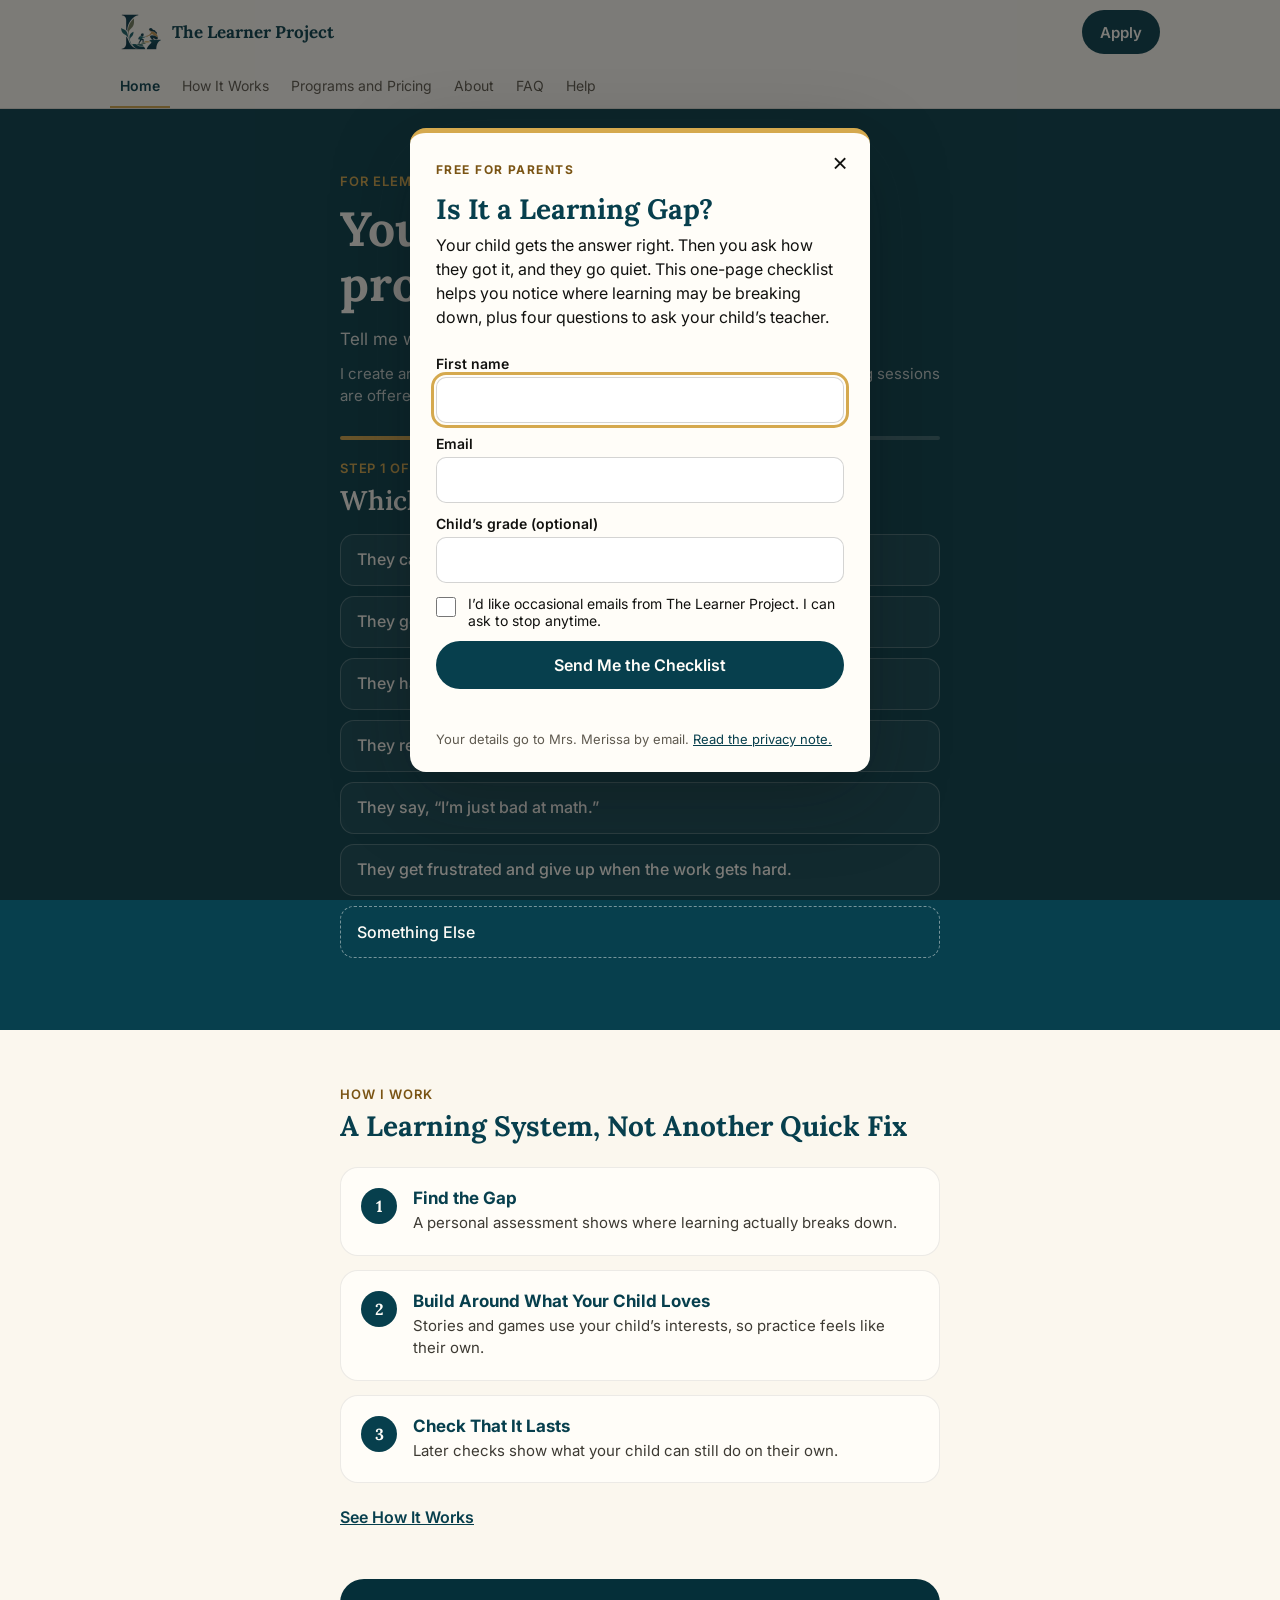
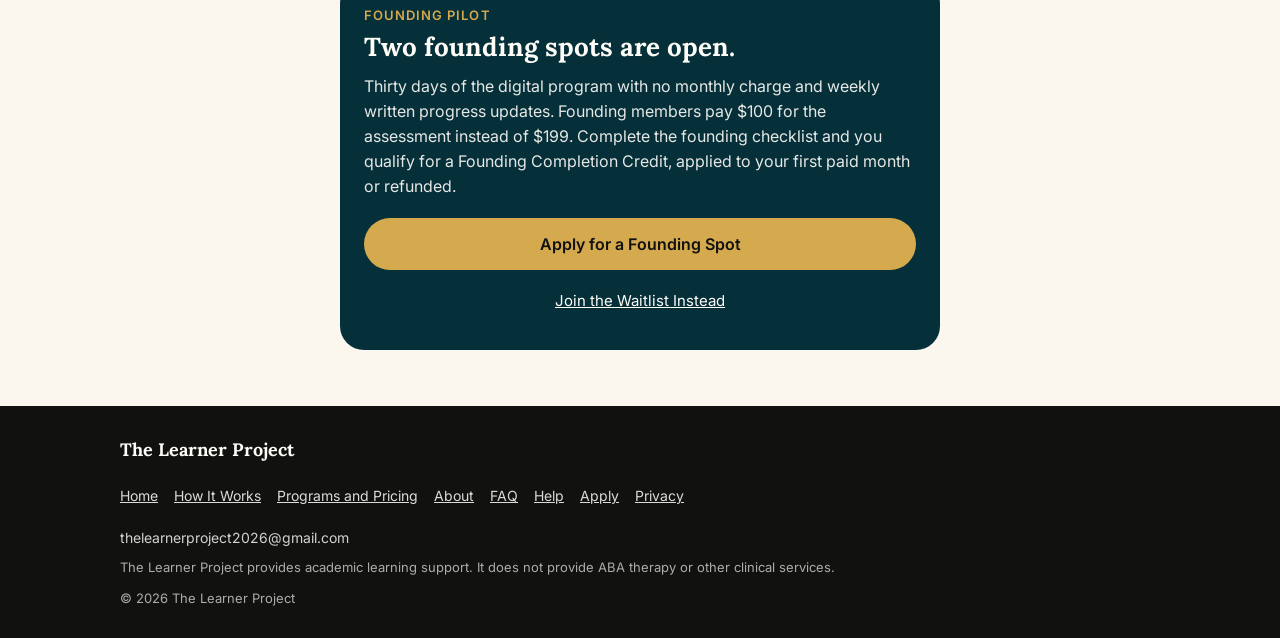
<file: index.html>
<!doctype html>
<html lang="en">
<head>
<meta charset="utf-8">
<meta name="viewport" content="width=device-width, initial-scale=1">
<title>The Learner Project | Personalized Learning That Sticks</title>
<meta name="description" content="For struggling readers, students falling behind in math, and students whose good grades hide a gap. The Learner Project finds the real gap and builds critical thinking. For elementary, middle, and high school students.">
<link rel="canonical" href="https://thelearnerproject.com/">
<meta property="og:type" content="website">
<meta property="og:site_name" content="The Learner Project">
<meta property="og:title" content="The Learner Project | Personalized Learning That Sticks">
<meta property="og:description" content="For struggling readers, students falling behind in math, and students whose good grades hide a gap. The Learner Project finds the real gap and builds critical thinking. For elementary, middle, and high school students.">
<meta property="og:url" content="https://thelearnerproject.com/">
<meta property="og:image" content="https://thelearnerproject.com/assets/og-image.jpg">
<meta property="og:image:width" content="1200">
<meta property="og:image:height" content="630">
<meta property="og:image:alt" content="The Learner Project logo">
<meta name="twitter:card" content="summary_large_image">
<meta name="theme-color" content="#073f4d">
<link rel="icon" href="assets/favicon.png" type="image/png">
<link rel="apple-touch-icon" href="assets/apple-touch-icon.png">
<link rel="preconnect" href="https://fonts.googleapis.com">
<link rel="preconnect" href="https://fonts.gstatic.com" crossorigin>
<link href="https://fonts.googleapis.com/css2?family=Inter:wght@400;500;600;700&amp;family=Lora:ital,wght@0,600;0,700;1,500;1,600&amp;display=swap" rel="stylesheet">
<link rel="stylesheet" href="assets/site.css">
</head>
<body>
<a class="skip-link" href="#main">Skip to content</a>
<div style="width: 100%; font-family: Inter, system-ui, sans-serif; color: #11110f; background: #fbf7ee">

<header style="background: #fffdf8; border-bottom: 1px solid rgba(17,17,15,0.12)">
  <div style="max-width: 1080px; margin: 0 auto; padding: 10px 20px; display: flex; align-items: center; justify-content: space-between; gap: 12px">
    <a href="index.html" style="display: flex; align-items: center; gap: 10px; min-height: 44px; text-decoration: none; color: #073f4d">
      <img src="assets/logo-mark.png" alt="" width="42" height="42" style="width: 42px; height: 42px; object-fit: contain">
      <span style="font-family: Lora, Georgia, serif; font-weight: 700; font-size: 17px">The Learner Project</span>
    </a>
    <a href="apply.html" style="display: inline-flex; align-items: center; min-height: 44px; padding: 0 18px; border-radius: 999px; background: #073f4d; color: #fffdf8; text-decoration: none; font-weight: 600; font-size: 15px">Apply</a>
  </div>
  <nav aria-label="Main" style="max-width: 1080px; margin: 0 auto; padding: 0 10px; display: flex; gap: 2px; overflow-x: auto; white-space: nowrap">
    <a href="index.html" aria-current="page" style="display: inline-flex; align-items: center; min-height: 44px; padding: 0 10px; font-size: 14px; font-weight: 600; color: #073f4d; text-decoration: none; border-bottom: 2px solid #d5a94e">Home</a>
    <a href="how-it-works.html" style="display: inline-flex; align-items: center; min-height: 44px; padding: 0 10px; font-size: 14px; color: #5f5a50; text-decoration: none; border-bottom: 2px solid transparent">How It Works</a>
    <a href="pricing.html" style="display: inline-flex; align-items: center; min-height: 44px; padding: 0 10px; font-size: 14px; color: #5f5a50; text-decoration: none; border-bottom: 2px solid transparent">Programs and Pricing</a>
    <a href="about.html" style="display: inline-flex; align-items: center; min-height: 44px; padding: 0 10px; font-size: 14px; color: #5f5a50; text-decoration: none; border-bottom: 2px solid transparent">About</a>
    <a href="faq.html" style="display: inline-flex; align-items: center; min-height: 44px; padding: 0 10px; font-size: 14px; color: #5f5a50; text-decoration: none; border-bottom: 2px solid transparent">FAQ</a>
      <a href="help.html" style="display: inline-flex; align-items: center; min-height: 44px; padding: 0 10px; font-size: 14px; color: #5f5a50; text-decoration: none; border-bottom: 2px solid transparent">Help</a>
  </nav>
</header>

<main id="main">

<section style="background: #073f4d; color: #fffdf8">
  <div class="hero-pad" style="max-width: 640px; margin: 0 auto; padding: 40px 20px 48px">
    <p style="margin: 0 0 12px; font-size: 13px; letter-spacing: 0.08em; text-transform: uppercase; color: #d5a94e; font-weight: 600">For Elementary, Middle, and High School Students</p>
    <h1 class="hero-h1" style="margin: 0; font-family: Lora, Georgia, serif; font-size: 34px; line-height: 1.15; font-weight: 700">Your child isn’t the problem. The gap is.</h1>
    <p style="margin: 16px 0 0; font-size: 17px; line-height: 1.5; color: rgba(255,253,248,0.88)">Tell me what you’ve noticed, and I’ll show you where I’d start.</p>
    <p style="margin: 10px 0 0; font-size: 15px; line-height: 1.5; color: rgba(255,253,248,0.78)">I create and review personalized digital lessons for your child. Live reading sessions are offered separately. <a href="pricing.html" style="color: #d5a94e">See Programs and Pricing</a></p>

    <div id="quiz">
      <div style="margin-top: 28px; display: flex; gap: 6px" aria-hidden="true">
        <div id="bar1" style="height: 4px; flex: 1; border-radius: 2px; background: #d5a94e"></div>
        <div id="bar2" style="height: 4px; flex: 1; border-radius: 2px; background: rgba(255,253,248,0.22)"></div>
        <div id="bar3" style="height: 4px; flex: 1; border-radius: 2px; background: rgba(255,253,248,0.22)"></div>
      </div>

      <div id="step-notice" style="margin-top: 20px">
        <p style="margin: 0 0 8px; font-size: 13px; letter-spacing: 0.06em; text-transform: uppercase; color: #d5a94e; font-weight: 600">Step 1 of 2: What You’ve Noticed</p>
        <h2 id="h-notice" tabindex="-1" style="margin: 0 0 16px; font-family: Lora, Georgia, serif; font-size: 27px; line-height: 1.25; font-weight: 600; outline: none">Which sounds most like your child?</h2>
        <div style="display: flex; flex-direction: column; gap: 10px">
          <button type="button" class="quiz-option" data-notice="freeze" style="text-align: left; width: 100%; min-height: 52px; padding: 12px 16px; border-radius: 14px; border: 1px solid rgba(255,253,248,0.24); background: rgba(255,253,248,0.06); color: #fffdf8; font-family: Inter, system-ui, sans-serif; font-size: 16px; font-weight: 500; line-height: 1.35; cursor: pointer">They can do the calculations but get stuck on word problems.</button>
          <button type="button" class="quiz-option" data-notice="grades" style="text-align: left; width: 100%; min-height: 52px; padding: 12px 16px; border-radius: 14px; border: 1px solid rgba(255,253,248,0.24); background: rgba(255,253,248,0.06); color: #fffdf8; font-family: Inter, system-ui, sans-serif; font-size: 16px; font-weight: 500; line-height: 1.35; cursor: pointer">They get good grades but can’t explain how they got the answer.</button>
          <button type="button" class="quiz-option" data-notice="reading" style="text-align: left; width: 100%; min-height: 52px; padding: 12px 16px; border-radius: 14px; border: 1px solid rgba(255,253,248,0.24); background: rgba(255,253,248,0.06); color: #fffdf8; font-family: Inter, system-ui, sans-serif; font-size: 16px; font-weight: 500; line-height: 1.35; cursor: pointer">They have a hard time sounding out words.</button>
          <button type="button" class="quiz-option" data-notice="comprehension" style="text-align: left; width: 100%; min-height: 52px; padding: 12px 16px; border-radius: 14px; border: 1px solid rgba(255,253,248,0.24); background: rgba(255,253,248,0.06); color: #fffdf8; font-family: Inter, system-ui, sans-serif; font-size: 16px; font-weight: 500; line-height: 1.35; cursor: pointer">They read the words but don’t understand what they read.</button>
          <button type="button" class="quiz-option" data-notice="math" style="text-align: left; width: 100%; min-height: 52px; padding: 12px 16px; border-radius: 14px; border: 1px solid rgba(255,253,248,0.24); background: rgba(255,253,248,0.06); color: #fffdf8; font-family: Inter, system-ui, sans-serif; font-size: 16px; font-weight: 500; line-height: 1.35; cursor: pointer">They say, “I’m just bad at math.”</button>
          <button type="button" class="quiz-option" data-notice="frustrated" style="text-align: left; width: 100%; min-height: 52px; padding: 12px 16px; border-radius: 14px; border: 1px solid rgba(255,253,248,0.24); background: rgba(255,253,248,0.06); color: #fffdf8; font-family: Inter, system-ui, sans-serif; font-size: 16px; font-weight: 500; line-height: 1.35; cursor: pointer">They get frustrated and give up when the work gets hard.</button>
          <button type="button" id="open-own-notice" style="text-align: left; width: 100%; min-height: 52px; padding: 12px 16px; border-radius: 14px; border: 1px dashed rgba(255,253,248,0.45); background: transparent; color: #fffdf8; font-family: Inter, system-ui, sans-serif; font-size: 16px; font-weight: 500; cursor: pointer">Something Else</button>
        </div>
        <div id="own-notice-box" hidden style="margin-top: 14px; display: flex; flex-direction: column; gap: 10px">
          <label for="own-notice" style="font-size: 14px; color: rgba(255,253,248,0.88)">Finish the sentence in your own words: “My child…”</label>
          <input id="own-notice" type="text" placeholder="has a hard time with fractions" style="width: 100%; min-height: 48px; padding: 12px 14px; border-radius: 12px; border: 1px solid rgba(255,253,248,0.4); background: #fffdf8; color: #11110f; font-family: Inter, system-ui, sans-serif; font-size: 16px">
          <button type="button" id="continue-notice" style="align-self: flex-start; min-height: 48px; padding: 0 22px; border-radius: 999px; border: 0; background: #d5a94e; color: #11110f; font-family: Inter, system-ui, sans-serif; font-size: 16px; font-weight: 600; cursor: pointer">Continue</button>
        </div>
      </div>

      <div id="step-love" hidden style="margin-top: 20px">
        <p style="margin: 0 0 8px; font-size: 13px; letter-spacing: 0.06em; text-transform: uppercase; color: #d5a94e; font-weight: 600">Step 2 of 2: What Your Child Loves</p>
        <h2 id="h-love" tabindex="-1" style="margin: 0 0 16px; font-family: Lora, Georgia, serif; font-size: 27px; line-height: 1.25; font-weight: 600; outline: none">What does your child love?</h2>
        <div style="display: grid; grid-template-columns: repeat(2, minmax(0, 1fr)); gap: 10px">
          <button type="button" class="quiz-option" data-love="sports" style="text-align: left; min-height: 52px; padding: 12px 16px; border-radius: 14px; border: 1px solid rgba(255,253,248,0.24); background: rgba(255,253,248,0.06); color: #fffdf8; font-family: Inter, system-ui, sans-serif; font-size: 16px; font-weight: 500; cursor: pointer">Sports</button>
          <button type="button" class="quiz-option" data-love="animals" style="text-align: left; min-height: 52px; padding: 12px 16px; border-radius: 14px; border: 1px solid rgba(255,253,248,0.24); background: rgba(255,253,248,0.06); color: #fffdf8; font-family: Inter, system-ui, sans-serif; font-size: 16px; font-weight: 500; cursor: pointer">Animals</button>
          <button type="button" class="quiz-option" data-love="games" style="text-align: left; min-height: 52px; padding: 12px 16px; border-radius: 14px; border: 1px solid rgba(255,253,248,0.24); background: rgba(255,253,248,0.06); color: #fffdf8; font-family: Inter, system-ui, sans-serif; font-size: 16px; font-weight: 500; cursor: pointer">Video Games</button>
          <button type="button" class="quiz-option" data-love="music" style="text-align: left; min-height: 52px; padding: 12px 16px; border-radius: 14px; border: 1px solid rgba(255,253,248,0.24); background: rgba(255,253,248,0.06); color: #fffdf8; font-family: Inter, system-ui, sans-serif; font-size: 16px; font-weight: 500; cursor: pointer">Music</button>
          <button type="button" class="quiz-option" data-love="art" style="text-align: left; min-height: 52px; padding: 12px 16px; border-radius: 14px; border: 1px solid rgba(255,253,248,0.24); background: rgba(255,253,248,0.06); color: #fffdf8; font-family: Inter, system-ui, sans-serif; font-size: 16px; font-weight: 500; cursor: pointer">Art and Drawing</button>
          <button type="button" class="quiz-option" data-love="space" style="text-align: left; min-height: 52px; padding: 12px 16px; border-radius: 14px; border: 1px solid rgba(255,253,248,0.24); background: rgba(255,253,248,0.06); color: #fffdf8; font-family: Inter, system-ui, sans-serif; font-size: 16px; font-weight: 500; cursor: pointer">Space and Science</button>
        </div>
        <button type="button" id="open-own-love" style="margin-top: 10px; text-align: left; width: 100%; min-height: 52px; padding: 12px 16px; border-radius: 14px; border: 1px dashed rgba(255,253,248,0.45); background: transparent; color: #fffdf8; font-family: Inter, system-ui, sans-serif; font-size: 16px; font-weight: 500; cursor: pointer">Something Else</button>
        <div id="own-love-box" hidden style="margin-top: 14px; display: flex; flex-direction: column; gap: 10px">
          <label for="own-love" style="font-size: 14px; color: rgba(255,253,248,0.88)">In your own words, what does your child love?</label>
          <input id="own-love" type="text" placeholder="horses" style="width: 100%; min-height: 48px; padding: 12px 14px; border-radius: 12px; border: 1px solid rgba(255,253,248,0.4); background: #fffdf8; color: #11110f; font-family: Inter, system-ui, sans-serif; font-size: 16px">
          <button type="button" id="continue-love" style="align-self: flex-start; min-height: 48px; padding: 0 22px; border-radius: 999px; border: 0; background: #d5a94e; color: #11110f; font-family: Inter, system-ui, sans-serif; font-size: 16px; font-weight: 600; cursor: pointer">Show Me Where You’d Start</button>
        </div>
        <button type="button" id="back" style="margin-top: 14px; min-height: 44px; padding: 0 4px; border: 0; background: none; color: #fffdf8; font-family: Inter, system-ui, sans-serif; font-size: 15px; font-weight: 500; text-decoration: underline; cursor: pointer">Back</button>
      </div>

      <div id="step-answer" hidden style="margin-top: 20px">
        <p style="margin: 0 0 8px; font-size: 13px; letter-spacing: 0.06em; text-transform: uppercase; color: #d5a94e; font-weight: 600">Where I’d Start</p>
        <h2 id="h-answer" tabindex="-1" style="margin: 0; font-family: Lora, Georgia, serif; font-size: 23px; line-height: 1.4; font-weight: 600; outline: none">You told me your child <span id="recap-notice" style="font-style: italic; color: #d5a94e"></span><span id="recap-end"></span> They love <span id="recap-love" style="font-style: italic; color: #d5a94e"></span>.</h2>

        <div style="margin-top: 20px; background: #fffdf8; color: #11110f; border-radius: 20px; padding: 24px 20px">
          <p style="margin: 0 0 6px; font-size: 12px; letter-spacing: 0.08em; text-transform: uppercase; color: #7a5414; font-weight: 600">What I’d Look For First</p>
          <p id="look-for" style="margin: 0; font-size: 16px; line-height: 1.5"></p>

          <div style="height: 1px; background: rgba(17,17,15,0.1); margin: 20px 0"></div>

          <p style="margin: 0 0 10px; font-size: 12px; letter-spacing: 0.08em; text-transform: uppercase; color: #7a5414; font-weight: 600">A Short Lesson Could Look Like This</p>
          <div id="lesson-steps" style="display: flex; flex-direction: column; gap: 10px"></div>
          <p style="margin: 8px 0 0; font-size: 13px; line-height: 1.45; color: #5f5a50">This is an example. Real lessons are built after I meet your child. Later, I check again with new questions and new situations to see what they remember and can use.</p>

          <div style="height: 1px; background: rgba(17,17,15,0.1); margin: 20px 0"></div>

          <p style="margin: 0 0 10px; font-size: 12px; letter-spacing: 0.08em; text-transform: uppercase; color: #7a5414; font-weight: 600">Then, Ongoing Support</p>
          <ul id="weekly" style="margin: 0; padding: 0; list-style: none; display: flex; flex-direction: column; gap: 10px"></ul>

          <div style="margin-top: 20px; padding: 16px; border-radius: 14px; background: #fbf7ee; border: 1px solid rgba(17,17,15,0.08)">
            <p style="margin: 0; font-size: 15px; line-height: 1.5"><strong id="step1-title"></strong><span id="step1-rest"></span> <span id="price-line"></span></p>
          </div>

          <div style="margin-top: 20px; display: flex; flex-direction: column; gap: 10px">
            <a id="apply-answers" href="apply.html" style="display: flex; align-items: center; justify-content: center; min-height: 52px; border-radius: 999px; background: #073f4d; color: #fffdf8; text-decoration: none; font-weight: 600; font-size: 16px">Apply With These Answers</a>
            <a href="pricing.html" style="display: flex; align-items: center; justify-content: center; min-height: 52px; border-radius: 999px; border: 1.5px solid #073f4d; color: #073f4d; text-decoration: none; font-weight: 600; font-size: 16px">See Programs and Pricing</a>
          </div>
        </div>

        <button type="button" id="start-over" style="margin-top: 14px; min-height: 44px; padding: 0 4px; border: 0; background: none; color: #fffdf8; font-family: Inter, system-ui, sans-serif; font-size: 15px; font-weight: 500; text-decoration: underline; cursor: pointer">Start Over</button>
      </div>
    </div>
    <noscript><p style="margin: 20px 0 0; font-size: 15px; line-height: 1.5; color: rgba(255,253,248,0.88)">Turn on JavaScript to answer these questions, or <a href="how-it-works.html" style="color: #d5a94e">see how it works</a>.</p></noscript>
  </div>
</section>

<section style="max-width: 640px; margin: 0 auto; padding: 56px 20px 40px">
  <p style="margin: 0 0 8px; font-size: 13px; letter-spacing: 0.08em; text-transform: uppercase; color: #7a5414; font-weight: 600">How I Work</p>
  <h2 style="margin: 0 0 24px; font-family: Lora, Georgia, serif; font-size: 28px; line-height: 1.2; font-weight: 700; color: #073f4d">A Learning System, Not Another Quick Fix</h2>
  <div style="display: flex; flex-direction: column; gap: 14px">
    <div style="display: flex; gap: 16px; padding: 20px; background: #fffdf8; border-radius: 18px; border: 1px solid rgba(17,17,15,0.08)">
      <span style="flex: 0 0 auto; width: 36px; height: 36px; border-radius: 50%; background: #073f4d; color: #fffdf8; display: flex; align-items: center; justify-content: center; font-family: Lora, Georgia, serif; font-weight: 700">1</span>
      <div><h3 style="margin: 0 0 4px; font-size: 17px; color: #073f4d">Find the Gap</h3><p style="margin: 0; font-size: 15px; line-height: 1.5; color: #3d3a33">A personal assessment shows where learning actually breaks down.</p></div>
    </div>
    <div style="display: flex; gap: 16px; padding: 20px; background: #fffdf8; border-radius: 18px; border: 1px solid rgba(17,17,15,0.08)">
      <span style="flex: 0 0 auto; width: 36px; height: 36px; border-radius: 50%; background: #073f4d; color: #fffdf8; display: flex; align-items: center; justify-content: center; font-family: Lora, Georgia, serif; font-weight: 700">2</span>
      <div><h3 style="margin: 0 0 4px; font-size: 17px; color: #073f4d">Build Around What Your Child Loves</h3><p style="margin: 0; font-size: 15px; line-height: 1.5; color: #3d3a33">Stories and games use your child’s interests, so practice feels like their own.</p></div>
    </div>
    <div style="display: flex; gap: 16px; padding: 20px; background: #fffdf8; border-radius: 18px; border: 1px solid rgba(17,17,15,0.08)">
      <span style="flex: 0 0 auto; width: 36px; height: 36px; border-radius: 50%; background: #073f4d; color: #fffdf8; display: flex; align-items: center; justify-content: center; font-family: Lora, Georgia, serif; font-weight: 700">3</span>
      <div><h3 style="margin: 0 0 4px; font-size: 17px; color: #073f4d">Check That It Lasts</h3><p style="margin: 0; font-size: 15px; line-height: 1.5; color: #3d3a33">Later checks show what your child can still do on their own.</p></div>
    </div>
  </div>
  <a href="how-it-works.html" style="display: inline-flex; align-items: center; min-height: 44px; margin-top: 12px; font-weight: 600; font-size: 16px">See How It Works</a>
</section>

<section style="padding: 0 20px 56px">
  <div style="max-width: 600px; margin: 0 auto; background: #052f39; color: #fffdf8; border-radius: 24px; padding: 28px 24px">
    <p style="margin: 0 0 8px; font-size: 13px; letter-spacing: 0.08em; text-transform: uppercase; color: #d5a94e; font-weight: 600">Founding Pilot</p>
    <h2 style="margin: 0 0 12px; font-family: Lora, Georgia, serif; font-size: 26px; line-height: 1.2; font-weight: 700">Two founding spots are open.</h2>
    <p style="margin: 0 0 20px; font-size: 16px; line-height: 1.55; color: rgba(255,253,248,0.9)">Thirty days of the digital program with no monthly charge and weekly written progress updates. Founding members pay $100 for the assessment instead of $199. Complete the founding checklist and you qualify for a Founding Completion Credit, applied to your first paid month or refunded.</p>
    <a href="apply.html?program=digital&amp;choice=founding" style="display: flex; align-items: center; justify-content: center; width: 100%; min-height: 52px; border-radius: 999px; border: 0; background: #d5a94e; color: #11110f; font-family: Inter, system-ui, sans-serif; font-weight: 600; font-size: 16px; text-decoration: none; cursor: pointer">Apply for a Founding Spot</a>
    <a href="apply.html?choice=waitlist" style="display: flex; align-items: center; justify-content: center; width: 100%; min-height: 44px; margin-top: 8px; border: 0; background: none; color: #fffdf8; font-family: Inter, system-ui, sans-serif; font-size: 15px; text-decoration: underline; cursor: pointer">Join the Waitlist Instead</a>
  </div>
</section>

</main>

<footer style="background: #11110f; color: rgba(255,253,248,0.82)">
  <div style="max-width: 1080px; margin: 0 auto; padding: 32px 20px; display: flex; flex-direction: column; gap: 12px">
    <p style="margin: 0; font-family: Lora, Georgia, serif; font-size: 18px; font-weight: 700; color: #fffdf8">The Learner Project</p>
    <nav aria-label="Footer" style="display: flex; flex-wrap: wrap; column-gap: 16px">
      <a href="index.html" style="display: inline-flex; align-items: center; min-height: 44px; color: rgba(255,253,248,0.86); font-size: 14px">Home</a>
      <a href="how-it-works.html" style="display: inline-flex; align-items: center; min-height: 44px; color: rgba(255,253,248,0.86); font-size: 14px">How It Works</a>
      <a href="pricing.html" style="display: inline-flex; align-items: center; min-height: 44px; color: rgba(255,253,248,0.86); font-size: 14px">Programs and Pricing</a>
      <a href="about.html" style="display: inline-flex; align-items: center; min-height: 44px; color: rgba(255,253,248,0.86); font-size: 14px">About</a>
      <a href="faq.html" style="display: inline-flex; align-items: center; min-height: 44px; color: rgba(255,253,248,0.86); font-size: 14px">FAQ</a>
      <a href="help.html" style="display: inline-flex; align-items: center; min-height: 44px; color: rgba(255,253,248,0.86); font-size: 14px">Help</a>
      <a href="apply.html" style="display: inline-flex; align-items: center; min-height: 44px; color: rgba(255,253,248,0.86); font-size: 14px">Apply</a>
      <a href="privacy.html" style="display: inline-flex; align-items: center; min-height: 44px; color: rgba(255,253,248,0.86); font-size: 14px">Privacy</a>
    </nav>
    <p style="margin: 0; font-size: 14px">thelearnerproject2026@gmail.com</p>
    <p style="margin: 0; font-size: 13px; line-height: 1.5; color: rgba(255,253,248,0.66)">The Learner Project provides academic learning support. It does not provide ABA therapy or other clinical services.</p>
    <p style="margin: 0; font-size: 13px; color: rgba(255,253,248,0.66)">© 2026 The Learner Project</p>
  </div>
</footer>

</div>

<div class="lead-pop" id="lead-pop" hidden>
  <div class="lead-backdrop" data-lead-close></div>
  <div class="lead-dialog" role="dialog" aria-modal="true" aria-labelledby="lead-title" aria-describedby="lead-desc">
    <button type="button" class="lead-x" data-lead-close aria-label="Close">&times;</button>
    <form id="lead-form" novalidate>
      <div>
        <p class="lead-kicker">Free for Parents</p>
        <h2 id="lead-title">Is It a Learning Gap?</h2>
        <p id="lead-desc">Your child gets the answer right. Then you ask how they got it, and they go quiet. This one-page checklist helps you notice where learning may be breaking down, plus four questions to ask your child’s teacher.</p>
      </div>
      <label for="lead-first">First name<input id="lead-first" name="firstName" type="text" autocomplete="given-name" required></label>
      <label for="lead-email">Email<input id="lead-email" name="email" type="email" autocomplete="email" required></label>
      <label for="lead-grade">Child’s grade (optional)<input id="lead-grade" name="grade" type="text"></label>
      <label class="lead-check" for="lead-ok"><input id="lead-ok" name="emailsOk" type="checkbox"><span>I’d like occasional emails from The Learner Project. I can ask to stop anytime.</span></label>
      <input class="hp" type="checkbox" name="botcheck" tabindex="-1" autocomplete="off" aria-hidden="true">
      <button type="submit" class="button primary">Send Me the Checklist</button>
      <p class="lead-status" id="lead-status" role="status" aria-live="polite"></p>
      <p class="lead-small">Your details go to Mrs. Merissa by email. <a href="privacy.html">Read the privacy note.</a></p>
    </form>
    <div class="lead-done" id="lead-done" hidden tabindex="-1">
      <p class="lead-kicker">Thank You</p>
      <h2>Here’s your checklist.</h2>
      <p id="lead-done-text">I’ll also email you now and then with tips and when new spots open.</p>
      <a class="button primary" id="lead-download" href="learning-gap-checklist.pdf" target="_blank" rel="noopener">Download the Checklist (PDF)</a>
      <button type="button" class="button quiet" data-lead-close>Close</button>
    </div>
  </div>
</div>
<div class="lead-bar" id="lead-bar" hidden>
  <span>Free Checklist: Is It a Learning Gap?</span>
  <button type="button" id="lead-bar-open">Get It</button>
  <button type="button" class="lead-bar-x" id="lead-bar-x" aria-label="Dismiss the free checklist offer">&times;</button>
</div>

<script src="assets/site.js"></script>
<script src="assets/home.js"></script>
<!-- Cloudflare Web Analytics --><script type='module' src='https://static.cloudflareinsights.com/beacon.min.js' data-cf-beacon='{"token": "c51de195bdd9469cb40c0053b9607c8e"}'></script>
</body>
</html>
</file>
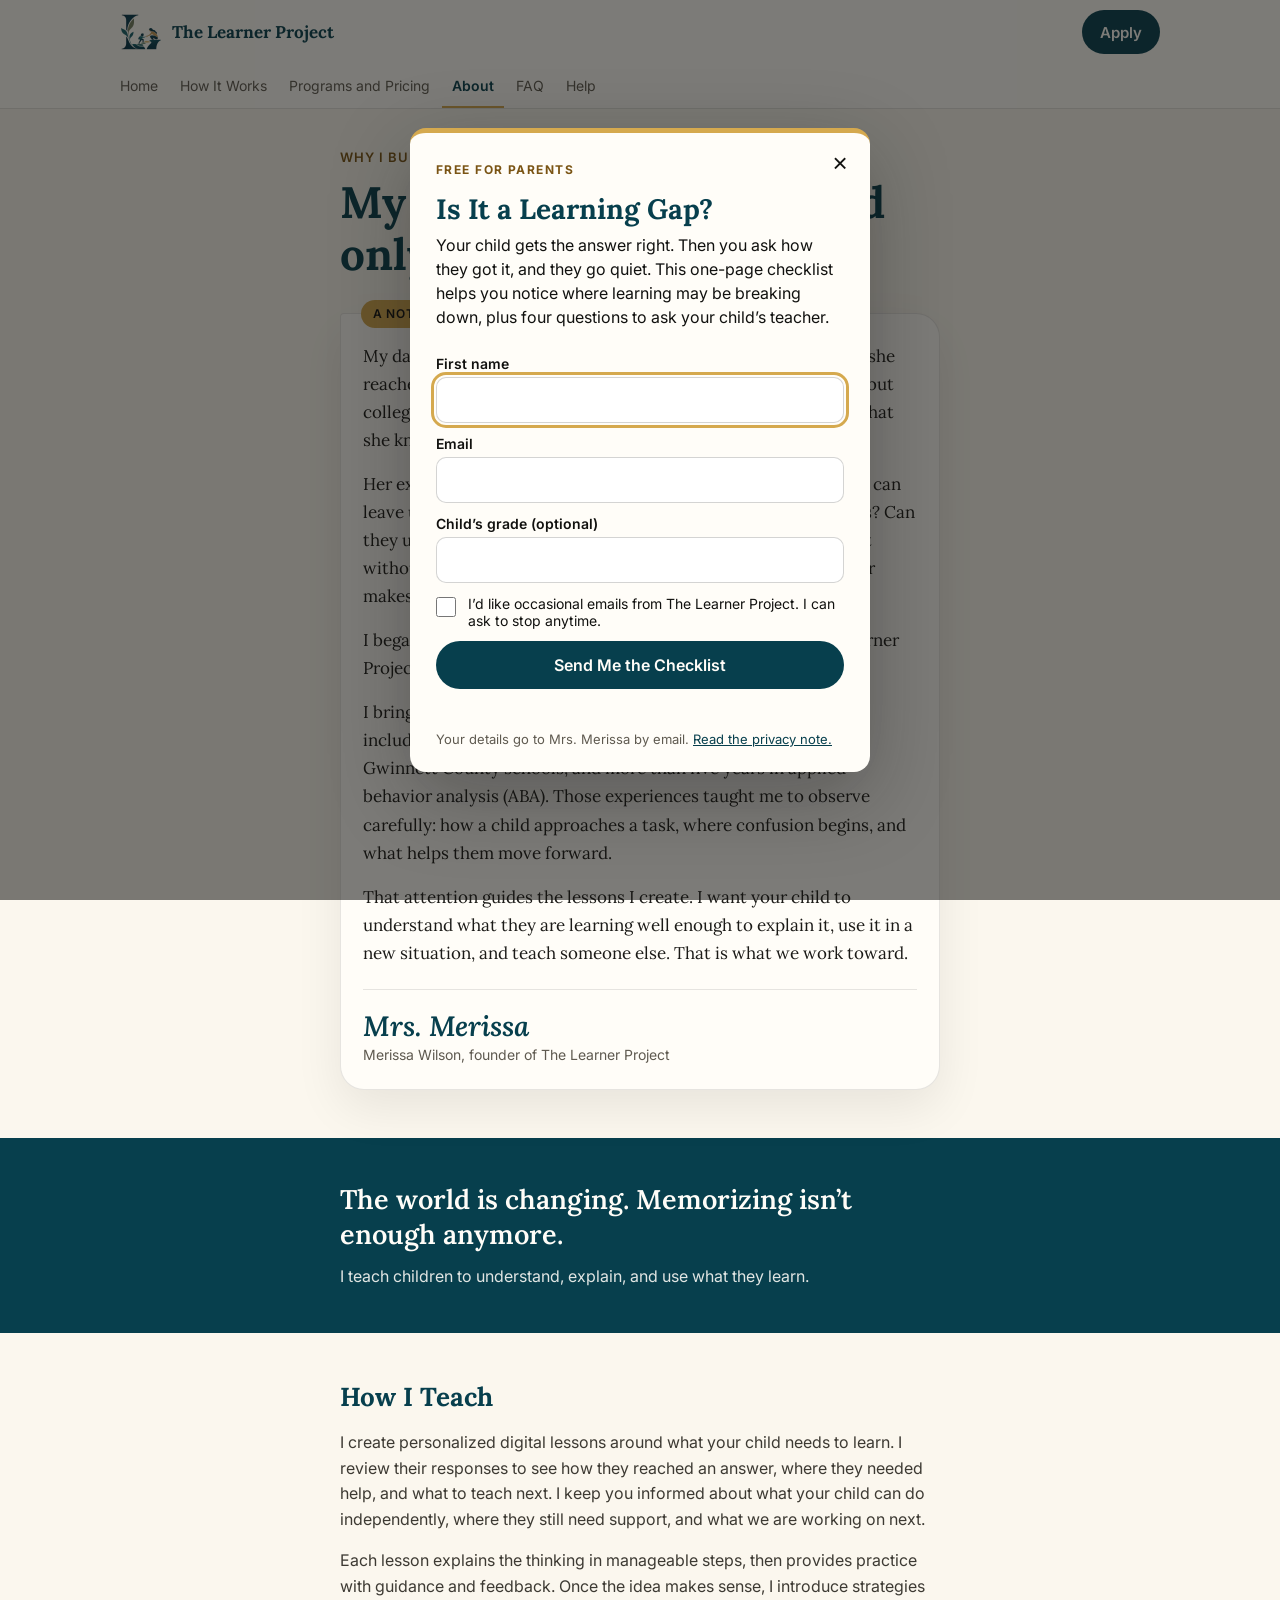
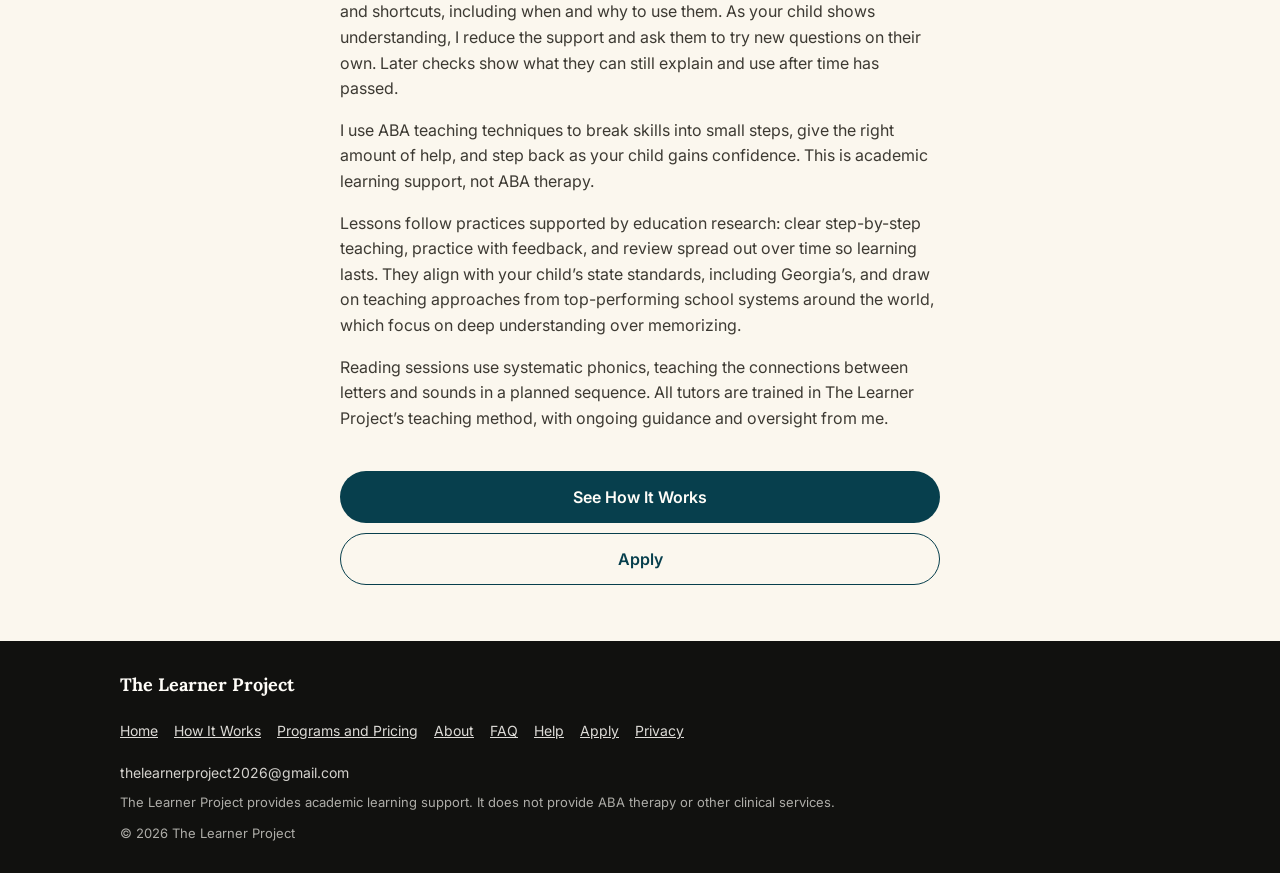
<file: about.html>
<!doctype html>
<html lang="en">
<head>
<meta charset="utf-8">
<meta name="viewport" content="width=device-width, initial-scale=1">
<title>About | The Learner Project</title>
<meta name="description" content="Why Mrs. Merissa built The Learner Project, and how she teaches.">
<link rel="canonical" href="https://thelearnerproject.com/about">
<meta property="og:type" content="website">
<meta property="og:site_name" content="The Learner Project">
<meta property="og:title" content="About | The Learner Project">
<meta property="og:description" content="Why Mrs. Merissa built The Learner Project, and how she teaches.">
<meta property="og:url" content="https://thelearnerproject.com/about">
<meta property="og:image" content="https://thelearnerproject.com/assets/og-image.jpg">
<meta property="og:image:width" content="1200">
<meta property="og:image:height" content="630">
<meta property="og:image:alt" content="The Learner Project logo">
<meta name="twitter:card" content="summary_large_image">
<meta name="theme-color" content="#073f4d">
<link rel="icon" href="assets/favicon.png" type="image/png">
<link rel="apple-touch-icon" href="assets/apple-touch-icon.png">
<link rel="preconnect" href="https://fonts.googleapis.com">
<link rel="preconnect" href="https://fonts.gstatic.com" crossorigin>
<link href="https://fonts.googleapis.com/css2?family=Inter:wght@400;500;600;700&amp;family=Lora:ital,wght@0,600;0,700;1,500;1,600&amp;display=swap" rel="stylesheet">
<link rel="stylesheet" href="assets/site.css">
</head>
<body>
<a class="skip-link" href="#main">Skip to content</a>
<div style="width: 100%; font-family: Inter, system-ui, sans-serif; color: #11110f; background: #fbf7ee">

<header style="background: #fffdf8; border-bottom: 1px solid rgba(17,17,15,0.12)">
  <div style="max-width: 1080px; margin: 0 auto; padding: 10px 20px; display: flex; align-items: center; justify-content: space-between; gap: 12px">
    <a href="index.html" style="display: flex; align-items: center; gap: 10px; min-height: 44px; text-decoration: none; color: #073f4d">
      <img src="assets/logo-mark.png" alt="" width="42" height="42" style="width: 42px; height: 42px; object-fit: contain">
      <span style="font-family: Lora, Georgia, serif; font-weight: 700; font-size: 17px">The Learner Project</span>
    </a>
    <a href="apply.html" style="display: inline-flex; align-items: center; min-height: 44px; padding: 0 18px; border-radius: 999px; background: #073f4d; color: #fffdf8; text-decoration: none; font-weight: 600; font-size: 15px">Apply</a>
  </div>
  <nav aria-label="Main" style="max-width: 1080px; margin: 0 auto; padding: 0 10px; display: flex; gap: 2px; overflow-x: auto; white-space: nowrap">
    <a href="index.html" style="display: inline-flex; align-items: center; min-height: 44px; padding: 0 10px; font-size: 14px; color: #5f5a50; text-decoration: none; border-bottom: 2px solid transparent">Home</a>
    <a href="how-it-works.html" style="display: inline-flex; align-items: center; min-height: 44px; padding: 0 10px; font-size: 14px; color: #5f5a50; text-decoration: none; border-bottom: 2px solid transparent">How It Works</a>
    <a href="pricing.html" style="display: inline-flex; align-items: center; min-height: 44px; padding: 0 10px; font-size: 14px; color: #5f5a50; text-decoration: none; border-bottom: 2px solid transparent">Programs and Pricing</a>
    <a href="about.html" aria-current="page" style="display: inline-flex; align-items: center; min-height: 44px; padding: 0 10px; font-size: 14px; font-weight: 600; color: #073f4d; text-decoration: none; border-bottom: 2px solid #d5a94e">About</a>
    <a href="faq.html" style="display: inline-flex; align-items: center; min-height: 44px; padding: 0 10px; font-size: 14px; color: #5f5a50; text-decoration: none; border-bottom: 2px solid transparent">FAQ</a>
      <a href="help.html" style="display: inline-flex; align-items: center; min-height: 44px; padding: 0 10px; font-size: 14px; color: #5f5a50; text-decoration: none; border-bottom: 2px solid transparent">Help</a>
  </nav>
</header>

<main id="main">

<section style="max-width: 640px; margin: 0 auto; padding: 40px 20px 24px">
  <p style="margin: 0 0 12px; font-size: 13px; letter-spacing: 0.08em; text-transform: uppercase; color: #7a5414; font-weight: 600">Why I Built This</p>
  <h1 class="page-h1" style="margin: 0; font-family: Lora, Georgia, serif; font-size: 32px; line-height: 1.18; font-weight: 700; color: #073f4d">My daughter’s grades told only part of the story.</h1>
</section>

<section style="max-width: 640px; margin: 0 auto; padding: 8px 20px 48px">
  <div style="background: #fffdf8; border-radius: 4px 24px 24px 24px; border: 1px solid rgba(17,17,15,0.1); box-shadow: 0 18px 48px rgba(17,17,15,0.08); padding: 28px 22px 26px; position: relative">
    <span aria-hidden="true" style="position: absolute; top: -14px; left: 20px; height: 28px; padding: 0 12px; border-radius: 999px; background: #d5a94e; color: #11110f; display: flex; align-items: center; font-size: 12px; font-weight: 600; letter-spacing: 0.06em; text-transform: uppercase">A Note From Me</span>
    <div style="display: flex; flex-direction: column; gap: 16px; font-family: Lora, Georgia, serif; font-size: 17px; line-height: 1.65; color: #1b1a17">
      <p style="margin: 0">My daughter earned straight A’s in middle and high school. Then she reached college and struggled. Memorizing had helped her pass, but college asked her to question ideas, weigh evidence, and apply what she knew to problems she had not seen before.</p>
      <p style="margin: 0">Her experience made me look more closely at what a report card can leave unanswered. Can a child explain an idea in their own words? Can they use it when the question changes? Can they work through it without someone guiding each step? Can they say why an answer makes sense, not only what it is?</p>
      <p style="margin: 0">I began creating learning tools for my own children, and The Learner Project grew from that work.</p>
      <p style="margin: 0">I bring more than 20 years of experience working with children, including in special education classrooms in DeKalb County and Gwinnett County schools, and more than five years in applied behavior analysis (ABA). Those experiences taught me to observe carefully: how a child approaches a task, where confusion begins, and what helps them move forward.</p>
      <p style="margin: 0">That attention guides the lessons I create. I want your child to understand what they are learning well enough to explain it, use it in a new situation, and teach someone else. That is what we work toward.</p>
    </div>
    <div style="margin-top: 22px; padding-top: 18px; border-top: 1px solid rgba(17,17,15,0.1)">
      <p style="margin: 0; font-family: Lora, Georgia, serif; font-style: italic; font-size: 28px; font-weight: 600; color: #073f4d">Mrs. Merissa</p>
      <p style="margin: 2px 0 0; font-size: 14px; color: #5f5a50">Merissa Wilson, founder of The Learner Project</p>
    </div>
  </div>
</section>

<section style="background: #073f4d; color: #fffdf8">
  <div style="max-width: 640px; margin: 0 auto; padding: 44px 20px">
    <p style="margin: 0; font-family: Lora, Georgia, serif; font-size: 27px; line-height: 1.3; font-weight: 600">The world is changing. Memorizing isn’t enough anymore.</p>
    <p style="margin: 12px 0 0; font-size: 16px; line-height: 1.55; color: rgba(255,253,248,0.88)">I teach children to understand, explain, and use what they learn.</p>
  </div>
</section>

<section style="max-width: 640px; margin: 0 auto; padding: 48px 20px 40px">
  <h2 style="margin: 0 0 18px; font-family: Lora, Georgia, serif; font-size: 26px; line-height: 1.2; font-weight: 700; color: #073f4d">How I Teach</h2>
  <div style="display: flex; flex-direction: column; gap: 16px; font-size: 16px; line-height: 1.6; color: #3d3a33">
    <p style="margin: 0">I create personalized digital lessons around what your child needs to learn. I review their responses to see how they reached an answer, where they needed help, and what to teach next. I keep you informed about what your child can do independently, where they still need support, and what we are working on next.</p>
    <p style="margin: 0">Each lesson explains the thinking in manageable steps, then provides practice with guidance and feedback. Once the idea makes sense, I introduce strategies and shortcuts, including when and why to use them. As your child shows understanding, I reduce the support and ask them to try new questions on their own. Later checks show what they can still explain and use after time has passed.</p>
    <p style="margin: 0">I use ABA teaching techniques to break skills into small steps, give the right amount of help, and step back as your child gains confidence. This is academic learning support, not ABA therapy.</p>
    <p style="margin: 0">Lessons follow practices supported by education research: clear step-by-step teaching, practice with feedback, and review spread out over time so learning lasts. They align with your child’s state standards, including Georgia’s, and draw on teaching approaches from top-performing school systems around the world, which focus on deep understanding over memorizing.</p>
    <p style="margin: 0">Reading sessions use systematic phonics, teaching the connections between letters and sounds in a planned sequence. All tutors are trained in The Learner Project’s teaching method, with ongoing guidance and oversight from me.</p>
  </div>
</section>

<section style="max-width: 640px; margin: 0 auto; padding: 0 20px 56px">
  <div style="display: flex; flex-direction: column; gap: 10px">
    <a href="how-it-works.html" style="display: flex; align-items: center; justify-content: center; min-height: 52px; border-radius: 999px; background: #073f4d; color: #fffdf8; text-decoration: none; font-weight: 600; font-size: 16px">See How It Works</a>
    <a href="apply.html" style="display: flex; align-items: center; justify-content: center; min-height: 52px; border-radius: 999px; border: 1.5px solid #073f4d; color: #073f4d; text-decoration: none; font-weight: 600; font-size: 16px">Apply</a>
  </div>
</section>

</main>

<footer style="background: #11110f; color: rgba(255,253,248,0.82)">
  <div style="max-width: 1080px; margin: 0 auto; padding: 32px 20px; display: flex; flex-direction: column; gap: 12px">
    <p style="margin: 0; font-family: Lora, Georgia, serif; font-size: 18px; font-weight: 700; color: #fffdf8">The Learner Project</p>
    <nav aria-label="Footer" style="display: flex; flex-wrap: wrap; column-gap: 16px">
      <a href="index.html" style="display: inline-flex; align-items: center; min-height: 44px; color: rgba(255,253,248,0.86); font-size: 14px">Home</a>
      <a href="how-it-works.html" style="display: inline-flex; align-items: center; min-height: 44px; color: rgba(255,253,248,0.86); font-size: 14px">How It Works</a>
      <a href="pricing.html" style="display: inline-flex; align-items: center; min-height: 44px; color: rgba(255,253,248,0.86); font-size: 14px">Programs and Pricing</a>
      <a href="about.html" style="display: inline-flex; align-items: center; min-height: 44px; color: rgba(255,253,248,0.86); font-size: 14px">About</a>
      <a href="faq.html" style="display: inline-flex; align-items: center; min-height: 44px; color: rgba(255,253,248,0.86); font-size: 14px">FAQ</a>
      <a href="help.html" style="display: inline-flex; align-items: center; min-height: 44px; color: rgba(255,253,248,0.86); font-size: 14px">Help</a>
      <a href="apply.html" style="display: inline-flex; align-items: center; min-height: 44px; color: rgba(255,253,248,0.86); font-size: 14px">Apply</a>
      <a href="privacy.html" style="display: inline-flex; align-items: center; min-height: 44px; color: rgba(255,253,248,0.86); font-size: 14px">Privacy</a>
    </nav>
    <p style="margin: 0; font-size: 14px">thelearnerproject2026@gmail.com</p>
    <p style="margin: 0; font-size: 13px; line-height: 1.5; color: rgba(255,253,248,0.66)">The Learner Project provides academic learning support. It does not provide ABA therapy or other clinical services.</p>
    <p style="margin: 0; font-size: 13px; color: rgba(255,253,248,0.66)">© 2026 The Learner Project</p>
  </div>
</footer>

</div>

<div class="lead-pop" id="lead-pop" hidden>
  <div class="lead-backdrop" data-lead-close></div>
  <div class="lead-dialog" role="dialog" aria-modal="true" aria-labelledby="lead-title" aria-describedby="lead-desc">
    <button type="button" class="lead-x" data-lead-close aria-label="Close">&times;</button>
    <form id="lead-form" novalidate>
      <div>
        <p class="lead-kicker">Free for Parents</p>
        <h2 id="lead-title">Is It a Learning Gap?</h2>
        <p id="lead-desc">Your child gets the answer right. Then you ask how they got it, and they go quiet. This one-page checklist helps you notice where learning may be breaking down, plus four questions to ask your child’s teacher.</p>
      </div>
      <label for="lead-first">First name<input id="lead-first" name="firstName" type="text" autocomplete="given-name" required></label>
      <label for="lead-email">Email<input id="lead-email" name="email" type="email" autocomplete="email" required></label>
      <label for="lead-grade">Child’s grade (optional)<input id="lead-grade" name="grade" type="text"></label>
      <label class="lead-check" for="lead-ok"><input id="lead-ok" name="emailsOk" type="checkbox"><span>I’d like occasional emails from The Learner Project. I can ask to stop anytime.</span></label>
      <input class="hp" type="checkbox" name="botcheck" tabindex="-1" autocomplete="off" aria-hidden="true">
      <button type="submit" class="button primary">Send Me the Checklist</button>
      <p class="lead-status" id="lead-status" role="status" aria-live="polite"></p>
      <p class="lead-small">Your details go to Mrs. Merissa by email. <a href="privacy.html">Read the privacy note.</a></p>
    </form>
    <div class="lead-done" id="lead-done" hidden tabindex="-1">
      <p class="lead-kicker">Thank You</p>
      <h2>Here’s your checklist.</h2>
      <p id="lead-done-text">I’ll also email you now and then with tips and when new spots open.</p>
      <a class="button primary" id="lead-download" href="learning-gap-checklist.pdf" target="_blank" rel="noopener">Download the Checklist (PDF)</a>
      <button type="button" class="button quiet" data-lead-close>Close</button>
    </div>
  </div>
</div>
<div class="lead-bar" id="lead-bar" hidden>
  <span>Free Checklist: Is It a Learning Gap?</span>
  <button type="button" id="lead-bar-open">Get It</button>
  <button type="button" class="lead-bar-x" id="lead-bar-x" aria-label="Dismiss the free checklist offer">&times;</button>
</div>

<script src="assets/site.js"></script>
<!-- Cloudflare Web Analytics --><script type='module' src='https://static.cloudflareinsights.com/beacon.min.js' data-cf-beacon='{"token": "c51de195bdd9469cb40c0053b9607c8e"}'></script>
</body>
</html>
</file>
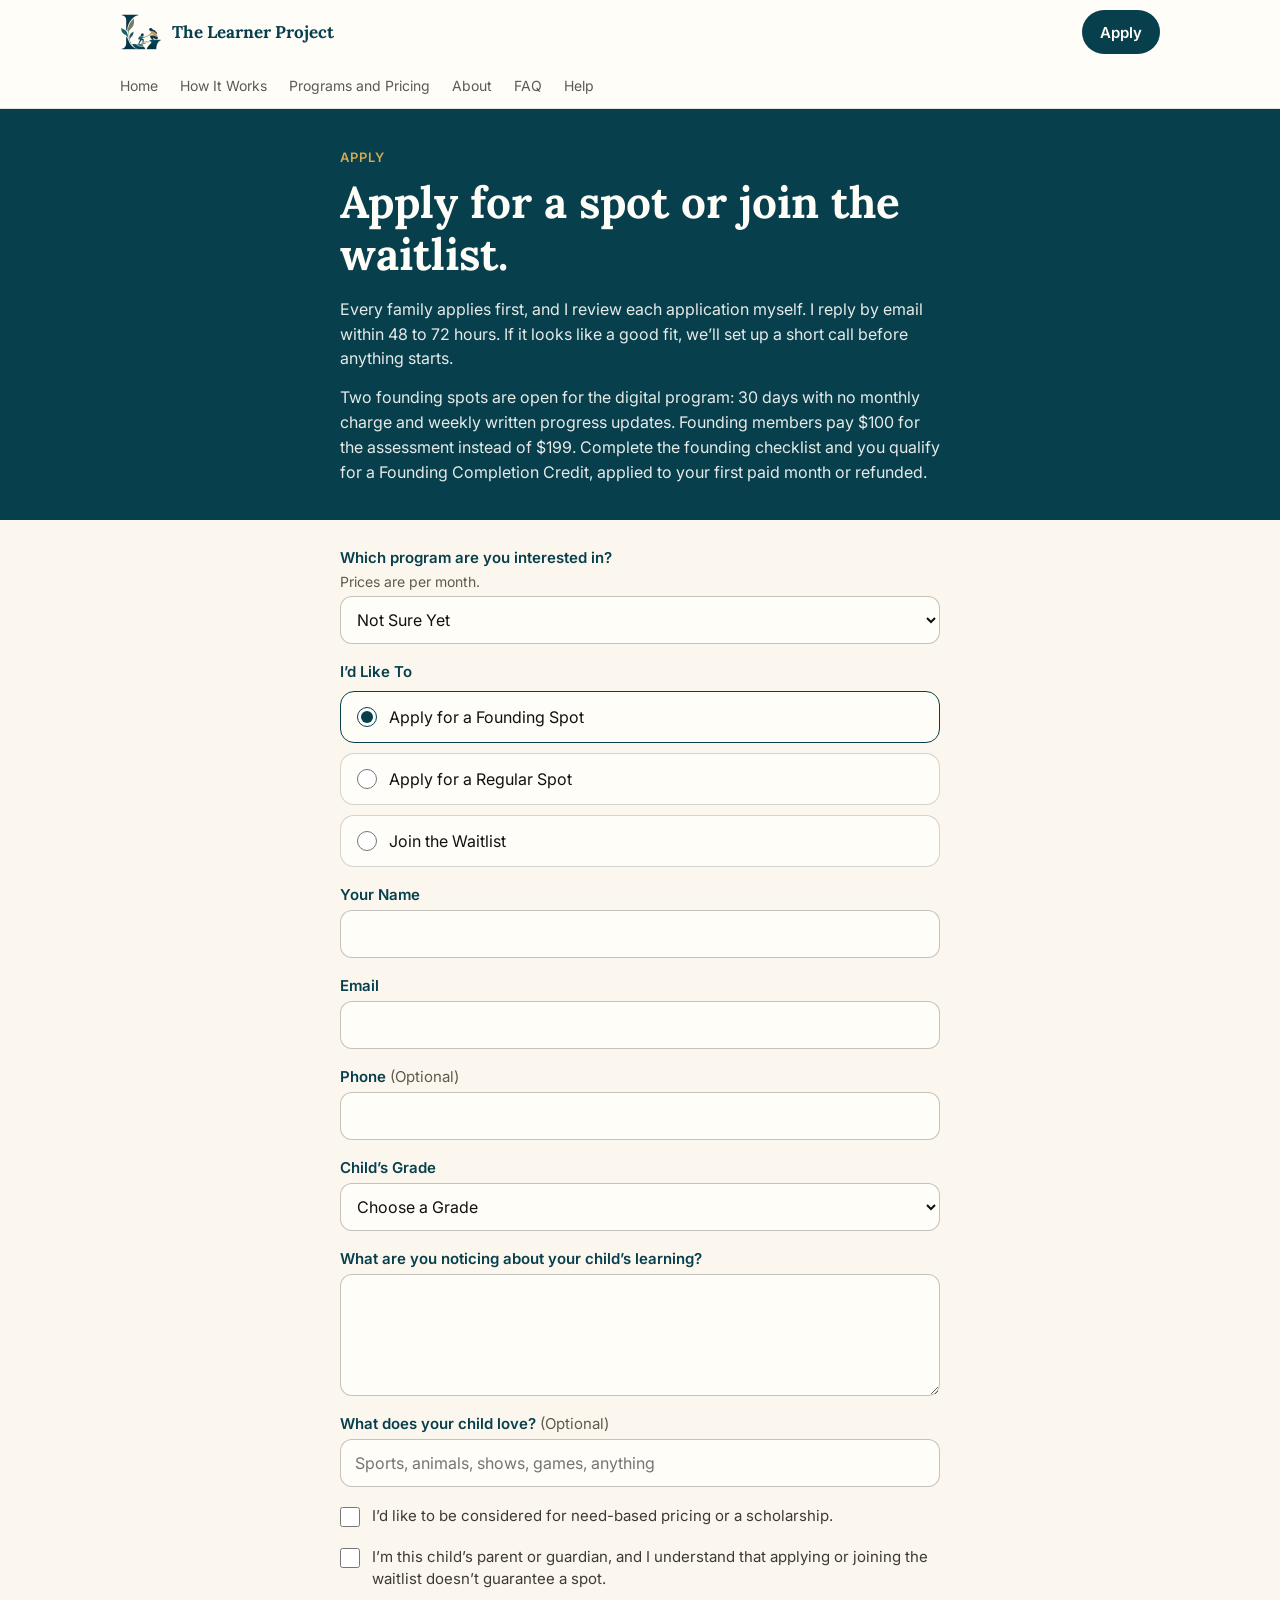
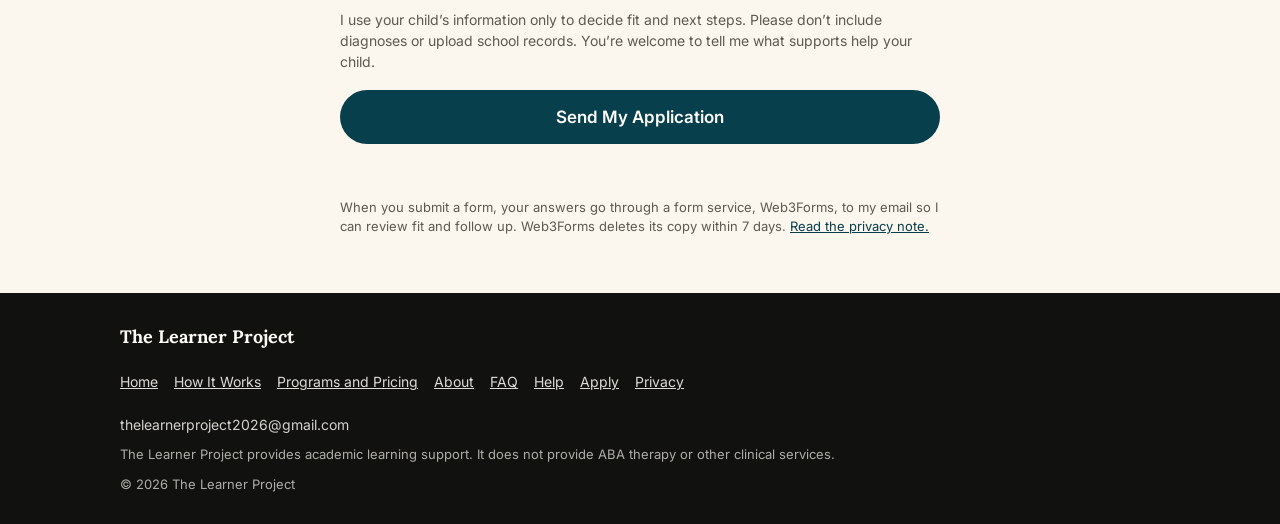
<file: apply.html>
<!doctype html>
<html lang="en">
<head>
<meta charset="utf-8">
<meta name="viewport" content="width=device-width, initial-scale=1">
<title>Apply | The Learner Project</title>
<meta name="description" content="Apply for a founding spot or a regular spot, or join the waitlist. I review every application myself.">
<link rel="canonical" href="https://thelearnerproject.com/apply">
<meta property="og:type" content="website">
<meta property="og:site_name" content="The Learner Project">
<meta property="og:title" content="Apply | The Learner Project">
<meta property="og:description" content="Apply for a founding spot or a regular spot, or join the waitlist. I review every application myself.">
<meta property="og:url" content="https://thelearnerproject.com/apply">
<meta property="og:image" content="https://thelearnerproject.com/assets/og-image.jpg">
<meta property="og:image:width" content="1200">
<meta property="og:image:height" content="630">
<meta property="og:image:alt" content="The Learner Project logo">
<meta name="twitter:card" content="summary_large_image">
<meta name="theme-color" content="#073f4d">
<link rel="icon" href="assets/favicon.png" type="image/png">
<link rel="apple-touch-icon" href="assets/apple-touch-icon.png">
<link rel="preconnect" href="https://fonts.googleapis.com">
<link rel="preconnect" href="https://fonts.gstatic.com" crossorigin>
<link href="https://fonts.googleapis.com/css2?family=Inter:wght@400;500;600;700&amp;family=Lora:ital,wght@0,600;0,700;1,500;1,600&amp;display=swap" rel="stylesheet">
<link rel="stylesheet" href="assets/site.css">
</head>
<body>
<a class="skip-link" href="#main">Skip to content</a>
<div style="width: 100%; font-family: Inter, system-ui, sans-serif; color: #11110f; background: #fbf7ee">

<header style="background: #fffdf8; border-bottom: 1px solid rgba(17,17,15,0.12)">
  <div style="max-width: 1080px; margin: 0 auto; padding: 10px 20px; display: flex; align-items: center; justify-content: space-between; gap: 12px">
    <a href="index.html" style="display: flex; align-items: center; gap: 10px; min-height: 44px; text-decoration: none; color: #073f4d">
      <img src="assets/logo-mark.png" alt="" width="42" height="42" style="width: 42px; height: 42px; object-fit: contain">
      <span style="font-family: Lora, Georgia, serif; font-weight: 700; font-size: 17px">The Learner Project</span>
    </a>
    <a href="apply.html" aria-current="page" style="display: inline-flex; align-items: center; min-height: 44px; padding: 0 18px; border-radius: 999px; background: #073f4d; color: #fffdf8; text-decoration: none; font-weight: 600; font-size: 15px">Apply</a>
  </div>
  <nav aria-label="Main" style="max-width: 1080px; margin: 0 auto; padding: 0 10px; display: flex; gap: 2px; overflow-x: auto; white-space: nowrap">
    <a href="index.html" style="display: inline-flex; align-items: center; min-height: 44px; padding: 0 10px; font-size: 14px; color: #5f5a50; text-decoration: none; border-bottom: 2px solid transparent">Home</a>
    <a href="how-it-works.html" style="display: inline-flex; align-items: center; min-height: 44px; padding: 0 10px; font-size: 14px; color: #5f5a50; text-decoration: none; border-bottom: 2px solid transparent">How It Works</a>
    <a href="pricing.html" style="display: inline-flex; align-items: center; min-height: 44px; padding: 0 10px; font-size: 14px; color: #5f5a50; text-decoration: none; border-bottom: 2px solid transparent">Programs and Pricing</a>
    <a href="about.html" style="display: inline-flex; align-items: center; min-height: 44px; padding: 0 10px; font-size: 14px; color: #5f5a50; text-decoration: none; border-bottom: 2px solid transparent">About</a>
    <a href="faq.html" style="display: inline-flex; align-items: center; min-height: 44px; padding: 0 10px; font-size: 14px; color: #5f5a50; text-decoration: none; border-bottom: 2px solid transparent">FAQ</a>
      <a href="help.html" style="display: inline-flex; align-items: center; min-height: 44px; padding: 0 10px; font-size: 14px; color: #5f5a50; text-decoration: none; border-bottom: 2px solid transparent">Help</a>
  </nav>
</header>

<main id="main">

<section style="background: #073f4d; color: #fffdf8">
  <div style="max-width: 640px; margin: 0 auto; padding: 40px 20px 36px">
    <p style="margin: 0 0 12px; font-size: 13px; letter-spacing: 0.08em; text-transform: uppercase; color: #d5a94e; font-weight: 600">Apply</p>
    <h1 class="page-h1" style="margin: 0; font-family: Lora, Georgia, serif; font-size: 32px; line-height: 1.18; font-weight: 700">Apply for a spot or join the waitlist.</h1>
    <p style="margin: 16px 0 0; font-size: 16px; line-height: 1.55; color: rgba(255,253,248,0.9)">Every family applies first, and I review each application myself. I reply by email within 48 to 72 hours. If it looks like a good fit, we’ll set up a short call before anything starts.</p>
    <p id="intro-fee" style="margin: 14px 0 0; font-size: 16px; line-height: 1.55; color: rgba(255,253,248,0.9)"></p>
  </div>
</section>

<section style="max-width: 640px; margin: 0 auto; padding: 28px 20px 56px">
  <div id="apply-body">
    <div id="answers-box" hidden style="padding: 18px; border-radius: 16px; background: #f3ecdc; border: 1px solid rgba(157,112,33,0.25); margin-bottom: 24px">
      <p style="margin: 0 0 6px; font-size: 12px; letter-spacing: 0.08em; text-transform: uppercase; color: #7a5414; font-weight: 600">From Your Answers</p>
      <p style="margin: 0; font-family: Lora, Georgia, serif; font-size: 18px; line-height: 1.45; color: #073f4d">You told me your child <em id="ans-notice"></em><span id="ans-end"></span> They love <em id="ans-love"></em>.</p>
      <p style="margin: 8px 0 0; font-size: 14px; line-height: 1.5; color: #5f5a50">I filled these in below. Change anything you like.</p>
    </div>

    <form id="apply-form" novalidate style="display: flex; flex-direction: column; gap: 18px">
      <div style="display: flex; flex-direction: column; gap: 6px">
        <label for="ap-program" style="font-size: 15px; font-weight: 600; color: #073f4d">Which program are you interested in?</label>
        <p style="margin: 0; font-size: 14px; color: #5f5a50">Prices are per month.</p>
        <select id="ap-program" name="program" style="width: 100%; min-height: 48px; padding: 0 12px; border-radius: 12px; border: 1px solid rgba(17,17,15,0.25); background: #fffdf8; color: #11110f; font-family: Inter, system-ui, sans-serif; font-size: 16px">
          <option value="digital">Digital Program, from $449</option>
          <option value="reading-starter">Reading Starter, $329</option>
          <option value="reading-merissa">Reading Starter With Mrs. Merissa, $399</option>
          <option value="reading-builder">Reading Builder, $489</option>
          <option value="reading-plus">Reading Plus, $629</option>
          <option value="curriculum">Full Curriculum + Learning System, from $929</option>
          <option value="unsure" selected>Not Sure Yet</option>
        </select>
        <p id="ap-detail" hidden style="margin: 2px 0 0; font-size: 14px; line-height: 1.5; color: #3d3a33"></p>
      </div>

      <fieldset style="margin: 0; padding: 0; border: 0; display: flex; flex-direction: column; gap: 10px">
        <legend style="padding: 0; margin-bottom: 10px; font-size: 15px; font-weight: 600; color: #073f4d">I’d Like To</legend>
        <label id="opt-founding" style="display: flex; align-items: center; gap: 12px; min-height: 52px; padding: 0 16px; border-radius: 14px; background: #fffdf8; border: 1.5px solid rgba(17,17,15,0.18); font-size: 16px; cursor: pointer">
          <input type="radio" name="choice" value="founding" style="width: 20px; height: 20px; margin: 0; accent-color: #073f4d">
          Apply for a Founding Spot
        </label>
        <label id="opt-enroll" style="display: flex; align-items: center; gap: 12px; min-height: 52px; padding: 0 16px; border-radius: 14px; background: #fffdf8; border: 1.5px solid rgba(17,17,15,0.18); font-size: 16px; cursor: pointer">
          <input type="radio" name="choice" value="enroll" style="width: 20px; height: 20px; margin: 0; accent-color: #073f4d">
          Apply for a Regular Spot
        </label>
        <label id="opt-waitlist" style="display: flex; align-items: center; gap: 12px; min-height: 52px; padding: 0 16px; border-radius: 14px; background: #fffdf8; border: 1.5px solid rgba(17,17,15,0.18); font-size: 16px; cursor: pointer">
          <input type="radio" name="choice" value="waitlist" style="width: 20px; height: 20px; margin: 0; accent-color: #073f4d">
          Join the Waitlist
        </label>
        <p id="choice-note" hidden style="margin: 0; font-size: 14px; line-height: 1.5; color: #5f5a50"></p>
      </fieldset>

      <div style="display: flex; flex-direction: column; gap: 6px">
        <label for="ap-name" style="font-size: 15px; font-weight: 600; color: #073f4d">Your Name</label>
        <input id="ap-name" name="name" type="text" autocomplete="name" required style="width: 100%; min-height: 48px; padding: 12px 14px; border-radius: 12px; border: 1px solid rgba(17,17,15,0.25); background: #fffdf8; color: #11110f; font-family: Inter, system-ui, sans-serif; font-size: 16px">
      </div>

      <div style="display: flex; flex-direction: column; gap: 6px">
        <label for="ap-email" style="font-size: 15px; font-weight: 600; color: #073f4d">Email</label>
        <input id="ap-email" name="email" type="email" autocomplete="email" required style="width: 100%; min-height: 48px; padding: 12px 14px; border-radius: 12px; border: 1px solid rgba(17,17,15,0.25); background: #fffdf8; color: #11110f; font-family: Inter, system-ui, sans-serif; font-size: 16px">
      </div>

      <div style="display: flex; flex-direction: column; gap: 6px">
        <label for="ap-phone" style="font-size: 15px; font-weight: 600; color: #073f4d">Phone <span style="font-weight: 400; color: #5f5a50">(Optional)</span></label>
        <input id="ap-phone" name="phone" type="tel" autocomplete="tel" style="width: 100%; min-height: 48px; padding: 12px 14px; border-radius: 12px; border: 1px solid rgba(17,17,15,0.25); background: #fffdf8; color: #11110f; font-family: Inter, system-ui, sans-serif; font-size: 16px">
      </div>

      <div style="display: flex; flex-direction: column; gap: 6px">
        <label for="ap-grade" style="font-size: 15px; font-weight: 600; color: #073f4d">Child’s Grade</label>
        <select id="ap-grade" name="grade" required style="width: 100%; min-height: 48px; padding: 0 12px; border-radius: 12px; border: 1px solid rgba(17,17,15,0.25); background: #fffdf8; color: #11110f; font-family: Inter, system-ui, sans-serif; font-size: 16px">
          <option value="">Choose a Grade</option>
          <option value="K">Kindergarten</option>
          <option value="1">1st Grade</option>
          <option value="2">2nd Grade</option>
          <option value="3">3rd Grade</option>
          <option value="4">4th Grade</option>
          <option value="5">5th Grade</option>
          <option value="6">6th Grade</option>
          <option value="7">7th Grade</option>
          <option value="8">8th Grade</option>
          <option value="9">9th Grade</option>
          <option value="10">10th Grade</option>
          <option value="11">11th Grade</option>
          <option value="12">12th Grade</option>
        </select>
      </div>

      <div style="display: flex; flex-direction: column; gap: 6px">
        <label for="ap-notice" style="font-size: 15px; font-weight: 600; color: #073f4d">What are you noticing about your child’s learning? <span id="notice-optional" hidden style="font-weight: 400; color: #5f5a50">(Optional)</span></label>
        <textarea id="ap-notice" name="notice" rows="4" style="width: 100%; padding: 12px 14px; border-radius: 12px; border: 1px solid rgba(17,17,15,0.25); background: #fffdf8; color: #11110f; font-family: Inter, system-ui, sans-serif; font-size: 16px; line-height: 1.5; resize: vertical"></textarea>
      </div>

      <div style="display: flex; flex-direction: column; gap: 6px">
        <label for="ap-love" style="font-size: 15px; font-weight: 600; color: #073f4d">What does your child love? <span style="font-weight: 400; color: #5f5a50">(Optional)</span></label>
        <input id="ap-love" name="love" type="text" placeholder="Sports, animals, shows, games, anything" style="width: 100%; min-height: 48px; padding: 12px 14px; border-radius: 12px; border: 1px solid rgba(17,17,15,0.25); background: #fffdf8; color: #11110f; font-family: Inter, system-ui, sans-serif; font-size: 16px">
      </div>

      <label for="ap-need" style="display: grid; grid-template-columns: 22px 1fr; gap: 10px; align-items: start; font-size: 15px; line-height: 1.5; color: #3d3a33; cursor: pointer">
        <input id="ap-need" name="need" type="checkbox" style="width: 20px; height: 20px; margin: 2px 0 0; accent-color: #073f4d">
        <span>I’d like to be considered for need-based pricing or a scholarship.</span>
      </label>

      <label for="ap-consent" style="display: grid; grid-template-columns: 22px 1fr; gap: 10px; align-items: start; font-size: 15px; line-height: 1.5; color: #3d3a33; cursor: pointer">
        <input id="ap-consent" name="consent" type="checkbox" required style="width: 20px; height: 20px; margin: 2px 0 0; accent-color: #073f4d">
        <span>I’m this child’s parent or guardian, and I understand that applying or joining the waitlist doesn’t guarantee a spot.</span>
      </label>

      <input class="hp" type="checkbox" name="botcheck" tabindex="-1" autocomplete="off" aria-hidden="true">

      <p style="margin: 0; font-size: 14px; line-height: 1.5; color: #5f5a50">I use your child’s information only to decide fit and next steps. Please don’t include diagnoses or upload school records. You’re welcome to tell me what supports help your child.</p>

      <button id="ap-submit" type="submit" style="min-height: 54px; border-radius: 999px; border: 0; background: #073f4d; color: #fffdf8; font-family: Inter, system-ui, sans-serif; font-size: 17px; font-weight: 600; cursor: pointer">Send My Application</button>
      <p id="ap-status" class="form-status" role="status" aria-live="polite"></p>
      <p style="margin: 0; font-size: 13px; line-height: 1.5; color: #5f5a50">When you submit a form, your answers go through a form service, Web3Forms, to my email so I can review fit and follow up. Web3Forms deletes its copy within 7 days. <a href="privacy.html">Read the privacy note.</a></p>
    </form>
  </div>

  <div id="ap-done" hidden tabindex="-1" role="status" style="padding: 28px 22px; border-radius: 20px; background: #fffdf8; border: 1px solid rgba(17,17,15,0.1); text-align: left; outline: none">
    <p style="margin: 0 0 8px; font-size: 12px; letter-spacing: 0.08em; text-transform: uppercase; color: #7a5414; font-weight: 600">Received</p>
    <h2 id="done-title" style="margin: 0 0 10px; font-family: Lora, Georgia, serif; font-size: 26px; font-weight: 700; color: #073f4d">Thank you. I have your application.</h2>
    <p id="done-text" style="margin: 0; font-size: 16px; line-height: 1.55; color: #3d3a33">I’ll reply by email within 48 to 72 hours. While you wait, you can read how it works.</p>
    <a href="how-it-works.html" style="display: inline-flex; align-items: center; min-height: 44px; margin-top: 10px; font-weight: 600; font-size: 16px">See How It Works</a>
  </div>
</section>

</main>

<footer style="background: #11110f; color: rgba(255,253,248,0.82)">
  <div style="max-width: 1080px; margin: 0 auto; padding: 32px 20px; display: flex; flex-direction: column; gap: 12px">
    <p style="margin: 0; font-family: Lora, Georgia, serif; font-size: 18px; font-weight: 700; color: #fffdf8">The Learner Project</p>
    <nav aria-label="Footer" style="display: flex; flex-wrap: wrap; column-gap: 16px">
      <a href="index.html" style="display: inline-flex; align-items: center; min-height: 44px; color: rgba(255,253,248,0.86); font-size: 14px">Home</a>
      <a href="how-it-works.html" style="display: inline-flex; align-items: center; min-height: 44px; color: rgba(255,253,248,0.86); font-size: 14px">How It Works</a>
      <a href="pricing.html" style="display: inline-flex; align-items: center; min-height: 44px; color: rgba(255,253,248,0.86); font-size: 14px">Programs and Pricing</a>
      <a href="about.html" style="display: inline-flex; align-items: center; min-height: 44px; color: rgba(255,253,248,0.86); font-size: 14px">About</a>
      <a href="faq.html" style="display: inline-flex; align-items: center; min-height: 44px; color: rgba(255,253,248,0.86); font-size: 14px">FAQ</a>
      <a href="help.html" style="display: inline-flex; align-items: center; min-height: 44px; color: rgba(255,253,248,0.86); font-size: 14px">Help</a>
      <a href="apply.html" style="display: inline-flex; align-items: center; min-height: 44px; color: rgba(255,253,248,0.86); font-size: 14px">Apply</a>
      <a href="privacy.html" style="display: inline-flex; align-items: center; min-height: 44px; color: rgba(255,253,248,0.86); font-size: 14px">Privacy</a>
    </nav>
    <p style="margin: 0; font-size: 14px">thelearnerproject2026@gmail.com</p>
    <p style="margin: 0; font-size: 13px; line-height: 1.5; color: rgba(255,253,248,0.66)">The Learner Project provides academic learning support. It does not provide ABA therapy or other clinical services.</p>
    <p style="margin: 0; font-size: 13px; color: rgba(255,253,248,0.66)">© 2026 The Learner Project</p>
  </div>
</footer>

</div>

<script src="assets/site.js"></script>
<script src="assets/apply.js"></script>
<!-- Cloudflare Web Analytics --><script type='module' src='https://static.cloudflareinsights.com/beacon.min.js' data-cf-beacon='{"token": "c51de195bdd9469cb40c0053b9607c8e"}'></script>
</body>
</html>
</file>
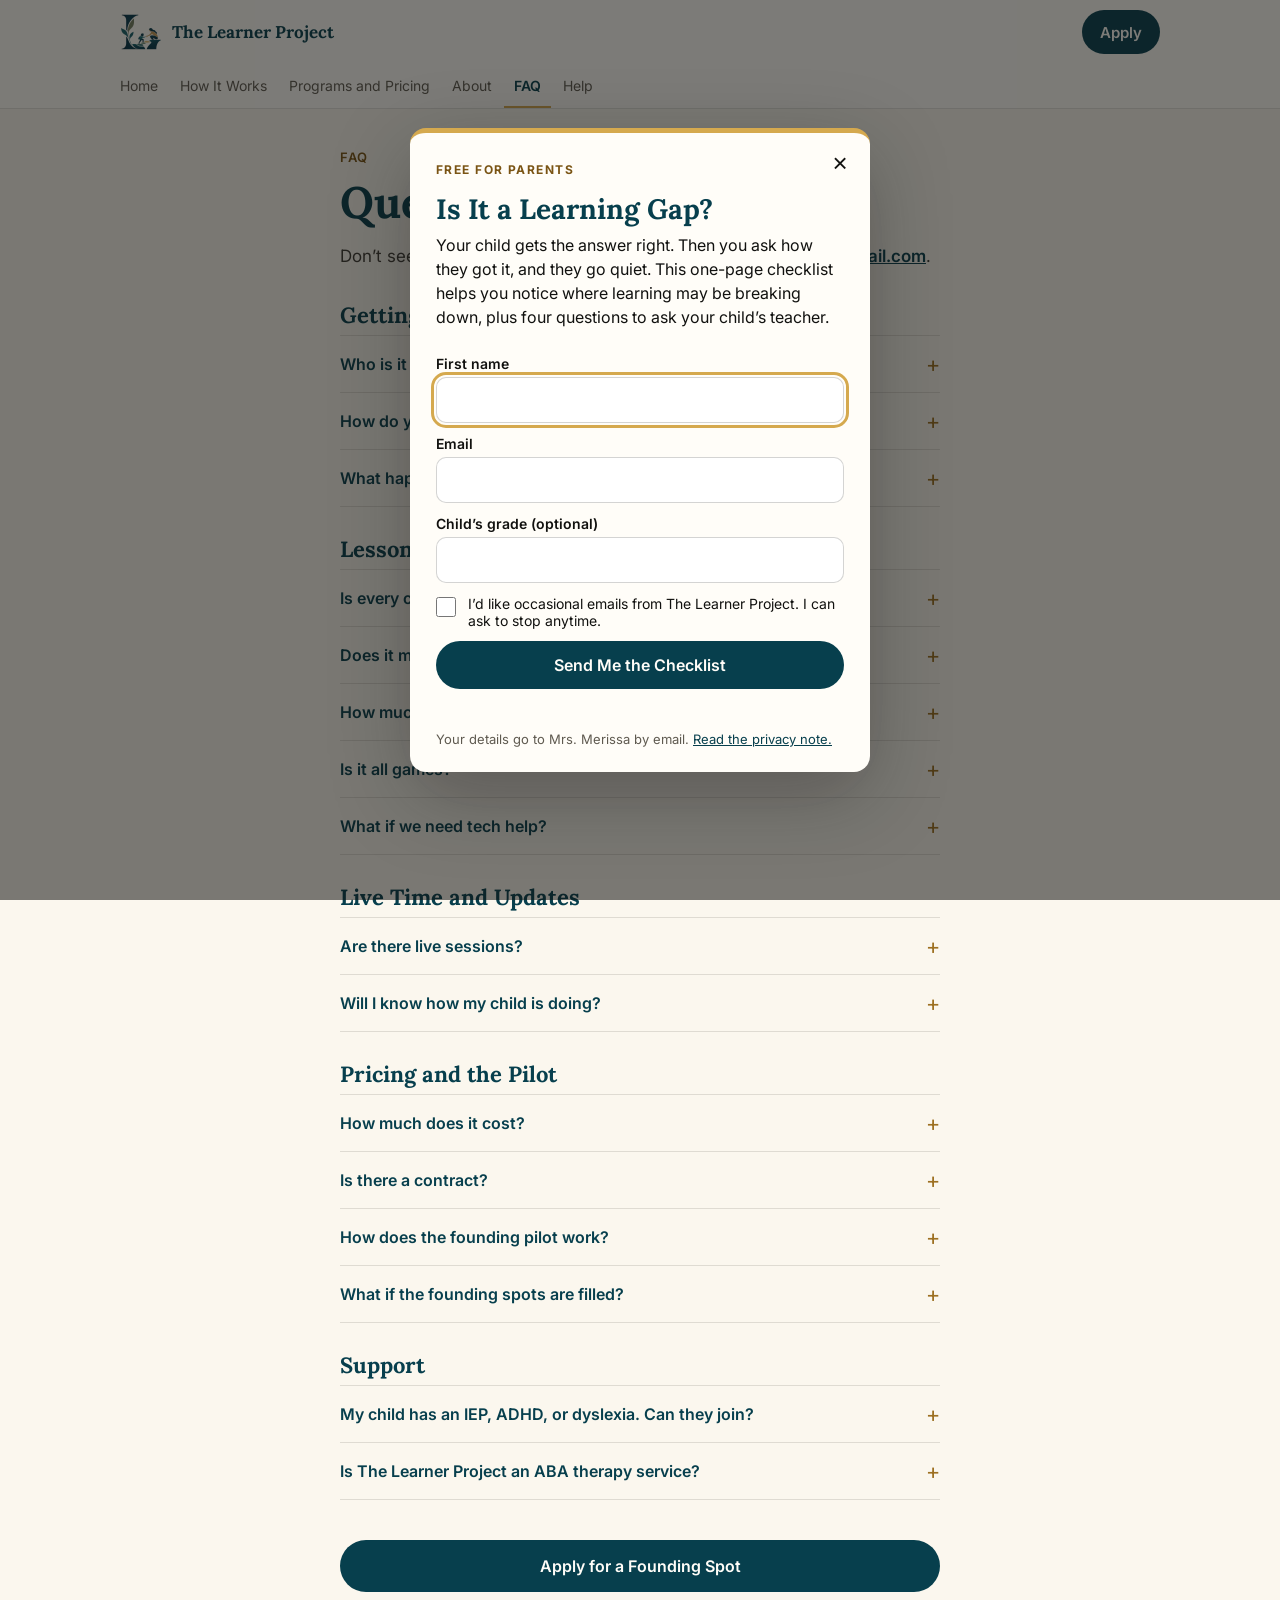
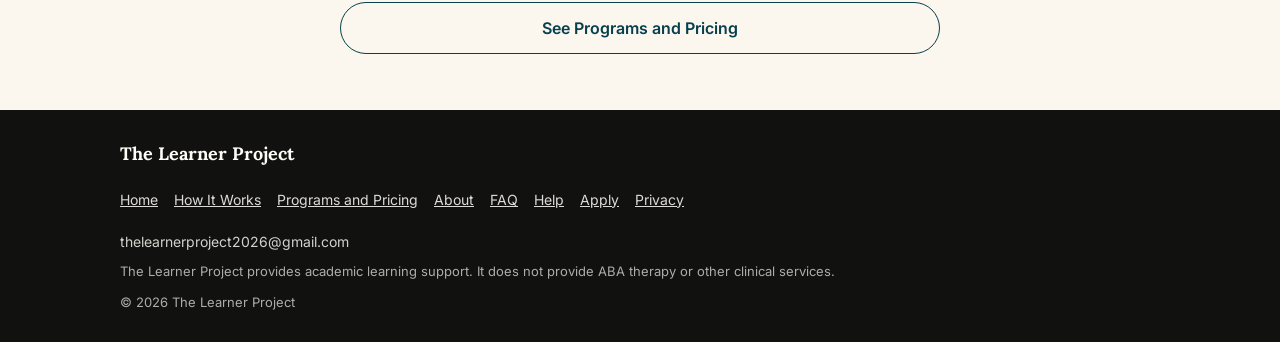
<file: faq.html>
<!doctype html>
<html lang="en">
<head>
<meta charset="utf-8">
<meta name="viewport" content="width=device-width, initial-scale=1">
<title>FAQ | The Learner Project</title>
<meta name="description" content="Answers to the questions parents ask about The Learner Project: who it is for, lessons, live time, pricing, and support.">
<link rel="canonical" href="https://thelearnerproject.com/faq">
<meta property="og:type" content="website">
<meta property="og:site_name" content="The Learner Project">
<meta property="og:title" content="FAQ | The Learner Project">
<meta property="og:description" content="Answers to the questions parents ask about The Learner Project: who it is for, lessons, live time, pricing, and support.">
<meta property="og:url" content="https://thelearnerproject.com/faq">
<meta property="og:image" content="https://thelearnerproject.com/assets/og-image.jpg">
<meta property="og:image:width" content="1200">
<meta property="og:image:height" content="630">
<meta property="og:image:alt" content="The Learner Project logo">
<meta name="twitter:card" content="summary_large_image">
<meta name="theme-color" content="#073f4d">
<link rel="icon" href="assets/favicon.png" type="image/png">
<link rel="apple-touch-icon" href="assets/apple-touch-icon.png">
<link rel="preconnect" href="https://fonts.googleapis.com">
<link rel="preconnect" href="https://fonts.gstatic.com" crossorigin>
<link href="https://fonts.googleapis.com/css2?family=Inter:wght@400;500;600;700&amp;family=Lora:ital,wght@0,600;0,700;1,500;1,600&amp;display=swap" rel="stylesheet">
<link rel="stylesheet" href="assets/site.css">
</head>
<body>
<a class="skip-link" href="#main">Skip to content</a>
<div style="width: 100%; font-family: Inter, system-ui, sans-serif; color: #11110f; background: #fbf7ee">

<header style="background: #fffdf8; border-bottom: 1px solid rgba(17,17,15,0.12)">
  <div style="max-width: 1080px; margin: 0 auto; padding: 10px 20px; display: flex; align-items: center; justify-content: space-between; gap: 12px">
    <a href="index.html" style="display: flex; align-items: center; gap: 10px; min-height: 44px; text-decoration: none; color: #073f4d">
      <img src="assets/logo-mark.png" alt="" width="42" height="42" style="width: 42px; height: 42px; object-fit: contain">
      <span style="font-family: Lora, Georgia, serif; font-weight: 700; font-size: 17px">The Learner Project</span>
    </a>
    <a href="apply.html" style="display: inline-flex; align-items: center; min-height: 44px; padding: 0 18px; border-radius: 999px; background: #073f4d; color: #fffdf8; text-decoration: none; font-weight: 600; font-size: 15px">Apply</a>
  </div>
  <nav aria-label="Main" style="max-width: 1080px; margin: 0 auto; padding: 0 10px; display: flex; gap: 2px; overflow-x: auto; white-space: nowrap">
    <a href="index.html" style="display: inline-flex; align-items: center; min-height: 44px; padding: 0 10px; font-size: 14px; color: #5f5a50; text-decoration: none; border-bottom: 2px solid transparent">Home</a>
    <a href="how-it-works.html" style="display: inline-flex; align-items: center; min-height: 44px; padding: 0 10px; font-size: 14px; color: #5f5a50; text-decoration: none; border-bottom: 2px solid transparent">How It Works</a>
    <a href="pricing.html" style="display: inline-flex; align-items: center; min-height: 44px; padding: 0 10px; font-size: 14px; color: #5f5a50; text-decoration: none; border-bottom: 2px solid transparent">Programs and Pricing</a>
    <a href="about.html" style="display: inline-flex; align-items: center; min-height: 44px; padding: 0 10px; font-size: 14px; color: #5f5a50; text-decoration: none; border-bottom: 2px solid transparent">About</a>
    <a href="faq.html" aria-current="page" style="display: inline-flex; align-items: center; min-height: 44px; padding: 0 10px; font-size: 14px; font-weight: 600; color: #073f4d; text-decoration: none; border-bottom: 2px solid #d5a94e">FAQ</a>
      <a href="help.html" style="display: inline-flex; align-items: center; min-height: 44px; padding: 0 10px; font-size: 14px; color: #5f5a50; text-decoration: none; border-bottom: 2px solid transparent">Help</a>
  </nav>
</header>

<main id="main">

<section style="max-width: 640px; margin: 0 auto; padding: 40px 20px 16px">
  <p style="margin: 0 0 12px; font-size: 13px; letter-spacing: 0.08em; text-transform: uppercase; color: #7a5414; font-weight: 600">FAQ</p>
  <h1 class="page-h1" style="margin: 0; font-family: Lora, Georgia, serif; font-size: 34px; line-height: 1.15; font-weight: 700; color: #073f4d">Questions Parents Ask</h1>
  <p style="margin: 16px 0 0; font-size: 17px; line-height: 1.5; color: #3d3a33">Don’t see your question? Email me at <a href="mailto:thelearnerproject2026@gmail.com" style="font-weight: 600">thelearnerproject2026@gmail.com</a>.</p>
</section>

<section style="max-width: 640px; margin: 0 auto; padding: 16px 20px 40px; display: flex; flex-direction: column; gap: 28px">

  <div>
    <h2 style="margin: 0 0 6px; font-family: Lora, Georgia, serif; font-size: 22px; font-weight: 700; color: #073f4d">Getting Started</h2>
    <div style="border-top: 1px solid rgba(17,17,15,0.12)">
      <details style="border-bottom: 1px solid rgba(17,17,15,0.12)">
        <summary style="min-height: 56px; display: flex; align-items: center; cursor: pointer; font-size: 16px; font-weight: 600; color: #073f4d">Who is it for?</summary>
        <p style="margin: 0 0 16px; font-size: 15px; line-height: 1.6; color: #3d3a33">Elementary, middle, and high school students who need extra support in reading, writing, vocabulary, spelling, math, science, or a mix of subjects. That includes children who struggle with reading, children falling behind in math, children who’ve tried everything, and children whose good grades hide a gap.</p>
      </details>
      <details style="border-bottom: 1px solid rgba(17,17,15,0.12)">
        <summary style="min-height: 56px; display: flex; align-items: center; cursor: pointer; font-size: 16px; font-weight: 600; color: #073f4d">How do you figure out what my child needs?</summary>
        <p style="margin: 0 0 16px; font-size: 15px; line-height: 1.6; color: #3d3a33">The digital program starts with a Personal Learning Assessment, virtual or in person. I see how your child thinks, where they get stuck, and what kind of help moves them forward. You’ll get a written Learning Map with their strengths, gaps, and plan. Reading and phonics starts with a required Reading Check, which shows which sounds and letter patterns your child knows. Schoolwork you choose to share can help guide the plan too.</p>
      </details>
      <details style="border-bottom: 1px solid rgba(17,17,15,0.12)">
        <summary style="min-height: 56px; display: flex; align-items: center; cursor: pointer; font-size: 16px; font-weight: 600; color: #073f4d">What happens after I apply?</summary>
        <p style="margin: 0 0 16px; font-size: 15px; line-height: 1.6; color: #3d3a33">Every family applies first, and I review each application myself. I’ll reply by email within 48 to 72 hours. If it looks like a good fit, we’ll set up a short call before anything starts. If it isn’t the right fit right now, you’re welcome to join the waitlist.</p>
      </details>
    </div>
  </div>

  <div>
    <h2 style="margin: 0 0 6px; font-family: Lora, Georgia, serif; font-size: 22px; font-weight: 700; color: #073f4d">Lessons</h2>
    <div style="border-top: 1px solid rgba(17,17,15,0.12)">
      <details style="border-bottom: 1px solid rgba(17,17,15,0.12)">
        <summary style="min-height: 56px; display: flex; align-items: center; cursor: pointer; font-size: 16px; font-weight: 600; color: #073f4d">Is every child doing the same lessons?</summary>
        <p style="margin: 0 0 16px; font-size: 15px; line-height: 1.6; color: #3d3a33">No. Each child gets a customized plan. Two children in the same grade may need different starting points, explanations, and practice.</p>
      </details>
      <details style="border-bottom: 1px solid rgba(17,17,15,0.12)">
        <summary style="min-height: 56px; display: flex; align-items: center; cursor: pointer; font-size: 16px; font-weight: 600; color: #073f4d">Does it match what my child learns in school?</summary>
        <p style="margin: 0 0 16px; font-size: 15px; line-height: 1.6; color: #3d3a33">Yes. I align lessons to your state’s standards for your child’s grade. For homework and class support, I follow your child’s actual syllabus.</p>
      </details>
      <details style="border-bottom: 1px solid rgba(17,17,15,0.12)">
        <summary style="min-height: 56px; display: flex; align-items: center; cursor: pointer; font-size: 16px; font-weight: 600; color: #073f4d">How much time does it take?</summary>
        <p style="margin: 0 0 16px; font-size: 15px; line-height: 1.6; color: #3d3a33">Lessons are short and customized to your child’s needs, and learning games give extra practice on the skills in your child’s plan. Younger children need an adult nearby to help. You don’t need to teach the lessons. Your part is helping your child keep a routine and telling me when something isn’t working. Once I know your child, I’ll suggest a weekly rhythm.</p>
      </details>
      <details style="border-bottom: 1px solid rgba(17,17,15,0.12)">
        <summary style="min-height: 56px; display: flex; align-items: center; cursor: pointer; font-size: 16px; font-weight: 600; color: #073f4d">Is it all games?</summary>
        <p style="margin: 0 0 16px; font-size: 15px; line-height: 1.6; color: #3d3a33">No. Lessons and practice come first. Learning games are included for practice on the skill your child is working on.</p>
      </details>
      <details style="border-bottom: 1px solid rgba(17,17,15,0.12)">
        <summary style="min-height: 56px; display: flex; align-items: center; cursor: pointer; font-size: 16px; font-weight: 600; color: #073f4d">What if we need tech help?</summary>
        <p style="margin: 0 0 16px; font-size: 15px; line-height: 1.6; color: #3d3a33">Tech support is included. If a lesson won’t load, a login doesn’t work, or your child isn’t sure how something works, send me a message on the <a href="help.html" style="font-weight: 600">Help page</a> or email me. I reply as soon as I can, and always within 24 hours.</p>
      </details>
    </div>
  </div>

  <div>
    <h2 style="margin: 0 0 6px; font-family: Lora, Georgia, serif; font-size: 22px; font-weight: 700; color: #073f4d">Live Time and Updates</h2>
    <div style="border-top: 1px solid rgba(17,17,15,0.12)">
      <details style="border-bottom: 1px solid rgba(17,17,15,0.12)">
        <summary style="min-height: 56px; display: flex; align-items: center; cursor: pointer; font-size: 16px; font-weight: 600; color: #073f4d">Are there live sessions?</summary>
        <p style="margin: 0 0 16px; font-size: 15px; line-height: 1.6; color: #3d3a33">Digital program lessons aren’t live. Your child does them at home on a laptop or tablet with an internet connection. Paid digital and reading plans include a 20-minute live check-in with me each month, by video or phone for digital plans and by video for reading plans, and more check-ins can be added. The founding pilot has one call at the end of the 30 days. Reading and phonics sessions are live by video, and Full Curriculum includes live sessions.</p>
      </details>
      <details style="border-bottom: 1px solid rgba(17,17,15,0.12)">
        <summary style="min-height: 56px; display: flex; align-items: center; cursor: pointer; font-size: 16px; font-weight: 600; color: #073f4d">Will I know how my child is doing?</summary>
        <p style="margin: 0 0 16px; font-size: 15px; line-height: 1.6; color: #3d3a33">Yes. Every week, I review your child’s work and send you a written update: what they worked on, what clicked, and what’s next. In paid digital and reading plans, we also have a 20-minute live check-in once a month: by video or phone for digital plans, and by video for reading plans. You can share concerns anytime.</p>
      </details>
    </div>
  </div>

  <div>
    <h2 style="margin: 0 0 6px; font-family: Lora, Georgia, serif; font-size: 22px; font-weight: 700; color: #073f4d">Pricing and the Pilot</h2>
    <div style="border-top: 1px solid rgba(17,17,15,0.12)">
      <details style="border-bottom: 1px solid rgba(17,17,15,0.12)">
        <summary style="min-height: 56px; display: flex; align-items: center; cursor: pointer; font-size: 16px; font-weight: 600; color: #073f4d">How much does it cost?</summary>
        <p style="margin: 0 0 16px; font-size: 15px; line-height: 1.6; color: #3d3a33">The digital program starts at $449 a month, and reading and phonics starts at $329 a month. The digital program begins with a Personal Learning Assessment, which starts at $199. Reading and phonics begins with a required Reading Check, which starts at $75. Your child’s price depends on their subjects and lesson days, and it’s confirmed in writing before you enroll. <a href="pricing.html" style="font-weight: 600">See Programs and Pricing</a>.</p>
      </details>
      <details style="border-bottom: 1px solid rgba(17,17,15,0.12)">
        <summary style="min-height: 56px; display: flex; align-items: center; cursor: pointer; font-size: 16px; font-weight: 600; color: #073f4d">Is there a contract?</summary>
        <p style="margin: 0 0 16px; font-size: 15px; line-height: 1.6; color: #3d3a33">Programs are month to month, and every family signs a short enrollment agreement before starting. Payment is made online and billed automatically each month. You can cancel anytime with 7 days’ notice before your next billing date. Your program continues through the end of the month you’ve paid for, and there are no partial refunds.</p>
      </details>
      <details style="border-bottom: 1px solid rgba(17,17,15,0.12)">
        <summary style="min-height: 56px; display: flex; align-items: center; cursor: pointer; font-size: 16px; font-weight: 600; color: #073f4d">How does the founding pilot work?</summary>
        <p style="margin: 0 0 16px; font-size: 15px; line-height: 1.6; color: #3d3a33">Two founding students get 30 days of the digital program with no monthly charge, plus weekly written progress updates. Founding members pay $100 for the assessment instead of $199. To qualify for the Founding Completion Credit, your child completes every assigned lesson in all four weeks, you attend the final call, and you submit a short feedback form. The credit can be applied to your first paid month or refunded. This is for families ready to commit to 30 days of consistent work. Before your child starts, we sign a founding member agreement that lists exactly what is included. The pilot does not renew automatically.</p>
      </details>
      <details style="border-bottom: 1px solid rgba(17,17,15,0.12)">
        <summary style="min-height: 56px; display: flex; align-items: center; cursor: pointer; font-size: 16px; font-weight: 600; color: #073f4d">What if the founding spots are filled?</summary>
        <p style="margin: 0 0 16px; font-size: 15px; line-height: 1.6; color: #3d3a33">Join the waitlist. When I consider future spots, I review the requests and may contact families whose needs fit. If I offer a spot, I’ll explain what’s included and any price before you decide. You can also email me with questions at thelearnerproject2026@gmail.com.</p>
      </details>
    </div>
  </div>

  <div>
    <h2 style="margin: 0 0 6px; font-family: Lora, Georgia, serif; font-size: 22px; font-weight: 700; color: #073f4d">Support</h2>
    <div style="border-top: 1px solid rgba(17,17,15,0.12)">
      <details style="border-bottom: 1px solid rgba(17,17,15,0.12)">
        <summary style="min-height: 56px; display: flex; align-items: center; cursor: pointer; font-size: 16px; font-weight: 600; color: #073f4d">My child has an IEP, ADHD, or dyslexia. Can they join?</summary>
        <p style="margin: 0 0 16px; font-size: 15px; line-height: 1.6; color: #3d3a33">Possibly. Tell me what helps your child learn and what support they already receive, and we’ll talk about fit. This is academic learning support. It doesn’t diagnose, and it doesn’t replace school services or therapy. For a child who is still learning to sound out words, live reading and phonics sessions may be the better fit.</p>
      </details>
      <details style="border-bottom: 1px solid rgba(17,17,15,0.12)">
        <summary style="min-height: 56px; display: flex; align-items: center; cursor: pointer; font-size: 16px; font-weight: 600; color: #073f4d">Is The Learner Project an ABA therapy service?</summary>
        <p style="margin: 0 0 16px; font-size: 15px; line-height: 1.6; color: #3d3a33">No. The Learner Project provides academic learning support, not ABA therapy. I use ABA teaching techniques to break skills into manageable steps, adjust support, and help children work toward independence. It doesn’t replace school, therapy, or special education services.</p>
      </details>
    </div>
  </div>
</section>

<section style="max-width: 640px; margin: 0 auto; padding: 0 20px 56px">
  <div style="display: flex; flex-direction: column; gap: 10px">
    <a href="apply.html?program=digital&amp;choice=founding" style="display: flex; align-items: center; justify-content: center; min-height: 52px; border-radius: 999px; background: #073f4d; color: #fffdf8; text-decoration: none; font-weight: 600; font-size: 16px">Apply for a Founding Spot</a>
    <a href="pricing.html" style="display: flex; align-items: center; justify-content: center; min-height: 52px; border-radius: 999px; border: 1.5px solid #073f4d; color: #073f4d; text-decoration: none; font-weight: 600; font-size: 16px">See Programs and Pricing</a>
  </div>
</section>

</main>

<footer style="background: #11110f; color: rgba(255,253,248,0.82)">
  <div style="max-width: 1080px; margin: 0 auto; padding: 32px 20px; display: flex; flex-direction: column; gap: 12px">
    <p style="margin: 0; font-family: Lora, Georgia, serif; font-size: 18px; font-weight: 700; color: #fffdf8">The Learner Project</p>
    <nav aria-label="Footer" style="display: flex; flex-wrap: wrap; column-gap: 16px">
      <a href="index.html" style="display: inline-flex; align-items: center; min-height: 44px; color: rgba(255,253,248,0.86); font-size: 14px">Home</a>
      <a href="how-it-works.html" style="display: inline-flex; align-items: center; min-height: 44px; color: rgba(255,253,248,0.86); font-size: 14px">How It Works</a>
      <a href="pricing.html" style="display: inline-flex; align-items: center; min-height: 44px; color: rgba(255,253,248,0.86); font-size: 14px">Programs and Pricing</a>
      <a href="about.html" style="display: inline-flex; align-items: center; min-height: 44px; color: rgba(255,253,248,0.86); font-size: 14px">About</a>
      <a href="faq.html" style="display: inline-flex; align-items: center; min-height: 44px; color: rgba(255,253,248,0.86); font-size: 14px">FAQ</a>
      <a href="help.html" style="display: inline-flex; align-items: center; min-height: 44px; color: rgba(255,253,248,0.86); font-size: 14px">Help</a>
      <a href="apply.html" style="display: inline-flex; align-items: center; min-height: 44px; color: rgba(255,253,248,0.86); font-size: 14px">Apply</a>
      <a href="privacy.html" style="display: inline-flex; align-items: center; min-height: 44px; color: rgba(255,253,248,0.86); font-size: 14px">Privacy</a>
    </nav>
    <p style="margin: 0; font-size: 14px">thelearnerproject2026@gmail.com</p>
    <p style="margin: 0; font-size: 13px; line-height: 1.5; color: rgba(255,253,248,0.66)">The Learner Project provides academic learning support. It does not provide ABA therapy or other clinical services.</p>
    <p style="margin: 0; font-size: 13px; color: rgba(255,253,248,0.66)">© 2026 The Learner Project</p>
  </div>
</footer>

</div>

<div class="lead-pop" id="lead-pop" hidden>
  <div class="lead-backdrop" data-lead-close></div>
  <div class="lead-dialog" role="dialog" aria-modal="true" aria-labelledby="lead-title" aria-describedby="lead-desc">
    <button type="button" class="lead-x" data-lead-close aria-label="Close">&times;</button>
    <form id="lead-form" novalidate>
      <div>
        <p class="lead-kicker">Free for Parents</p>
        <h2 id="lead-title">Is It a Learning Gap?</h2>
        <p id="lead-desc">Your child gets the answer right. Then you ask how they got it, and they go quiet. This one-page checklist helps you notice where learning may be breaking down, plus four questions to ask your child’s teacher.</p>
      </div>
      <label for="lead-first">First name<input id="lead-first" name="firstName" type="text" autocomplete="given-name" required></label>
      <label for="lead-email">Email<input id="lead-email" name="email" type="email" autocomplete="email" required></label>
      <label for="lead-grade">Child’s grade (optional)<input id="lead-grade" name="grade" type="text"></label>
      <label class="lead-check" for="lead-ok"><input id="lead-ok" name="emailsOk" type="checkbox"><span>I’d like occasional emails from The Learner Project. I can ask to stop anytime.</span></label>
      <input class="hp" type="checkbox" name="botcheck" tabindex="-1" autocomplete="off" aria-hidden="true">
      <button type="submit" class="button primary">Send Me the Checklist</button>
      <p class="lead-status" id="lead-status" role="status" aria-live="polite"></p>
      <p class="lead-small">Your details go to Mrs. Merissa by email. <a href="privacy.html">Read the privacy note.</a></p>
    </form>
    <div class="lead-done" id="lead-done" hidden tabindex="-1">
      <p class="lead-kicker">Thank You</p>
      <h2>Here’s your checklist.</h2>
      <p id="lead-done-text">I’ll also email you now and then with tips and when new spots open.</p>
      <a class="button primary" id="lead-download" href="learning-gap-checklist.pdf" target="_blank" rel="noopener">Download the Checklist (PDF)</a>
      <button type="button" class="button quiet" data-lead-close>Close</button>
    </div>
  </div>
</div>
<div class="lead-bar" id="lead-bar" hidden>
  <span>Free Checklist: Is It a Learning Gap?</span>
  <button type="button" id="lead-bar-open">Get It</button>
  <button type="button" class="lead-bar-x" id="lead-bar-x" aria-label="Dismiss the free checklist offer">&times;</button>
</div>

<script src="assets/site.js"></script>
<!-- Cloudflare Web Analytics --><script type='module' src='https://static.cloudflareinsights.com/beacon.min.js' data-cf-beacon='{"token": "c51de195bdd9469cb40c0053b9607c8e"}'></script>
</body>
</html>
</file>
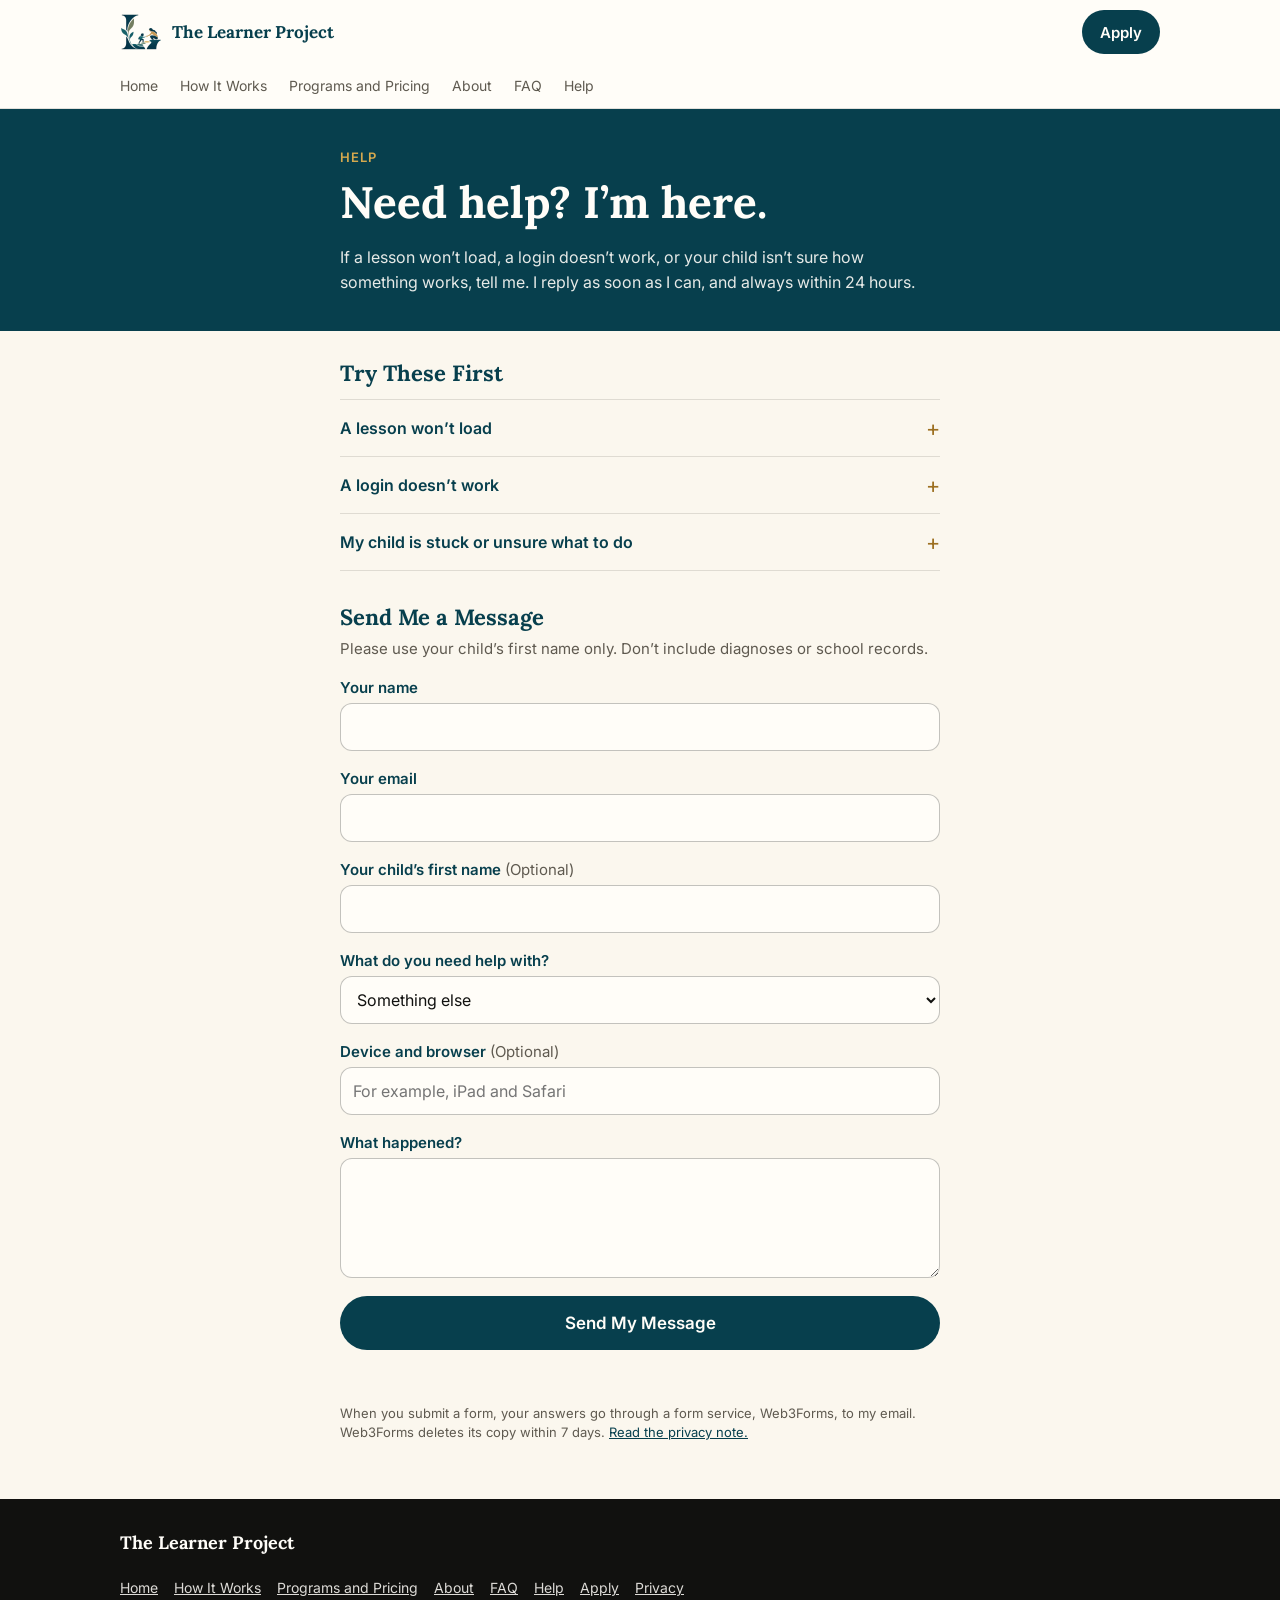
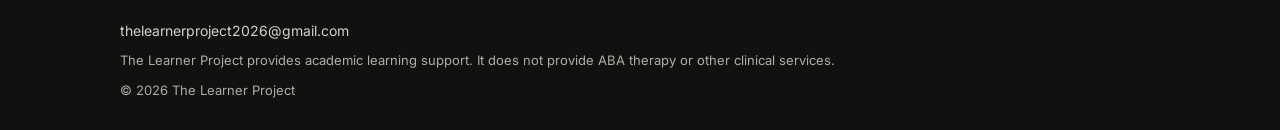
<file: help.html>
<!doctype html>
<html lang="en">
<head>
<meta charset="utf-8">
<meta name="viewport" content="width=device-width, initial-scale=1">
<title>Help | The Learner Project</title>
<meta name="description" content="Tech support and help for families. Send a message and I reply within 24 hours.">
<link rel="canonical" href="https://thelearnerproject.com/help">
<meta property="og:type" content="website">
<meta property="og:site_name" content="The Learner Project">
<meta property="og:title" content="Help | The Learner Project">
<meta property="og:description" content="Tech support and help for families. Send a message and I reply within 24 hours.">
<meta property="og:url" content="https://thelearnerproject.com/help">
<meta property="og:image" content="https://thelearnerproject.com/assets/og-image.jpg">
<meta property="og:image:width" content="1200">
<meta property="og:image:height" content="630">
<meta property="og:image:alt" content="The Learner Project logo">
<meta name="twitter:card" content="summary_large_image">
<meta name="theme-color" content="#073f4d">
<link rel="icon" href="assets/favicon.png" type="image/png">
<link rel="apple-touch-icon" href="assets/apple-touch-icon.png">
<link rel="preconnect" href="https://fonts.googleapis.com">
<link rel="preconnect" href="https://fonts.gstatic.com" crossorigin>
<link href="https://fonts.googleapis.com/css2?family=Inter:wght@400;500;600;700&amp;family=Lora:ital,wght@0,600;0,700;1,500;1,600&amp;display=swap" rel="stylesheet">
<link rel="stylesheet" href="assets/site.css">
</head>
<body>
<a class="skip-link" href="#main">Skip to content</a>
<div style="width: 100%; font-family: Inter, system-ui, sans-serif; color: #11110f; background: #fbf7ee">

<header style="background: #fffdf8; border-bottom: 1px solid rgba(17,17,15,0.12)">
  <div style="max-width: 1080px; margin: 0 auto; padding: 10px 20px; display: flex; align-items: center; justify-content: space-between; gap: 12px">
    <a href="index.html" style="display: flex; align-items: center; gap: 10px; min-height: 44px; text-decoration: none; color: #073f4d">
      <img src="assets/logo-mark.png" alt="" width="42" height="42" style="width: 42px; height: 42px; object-fit: contain">
      <span style="font-family: Lora, Georgia, serif; font-weight: 700; font-size: 17px">The Learner Project</span>
    </a>
    <a href="apply.html" style="display: inline-flex; align-items: center; min-height: 44px; padding: 0 18px; border-radius: 999px; background: #073f4d; color: #fffdf8; text-decoration: none; font-weight: 600; font-size: 15px">Apply</a>
  </div>
  <nav aria-label="Main" style="max-width: 1080px; margin: 0 auto; padding: 0 10px; display: flex; gap: 2px; overflow-x: auto; white-space: nowrap">
    <a href="index.html" style="display: inline-flex; align-items: center; min-height: 44px; padding: 0 10px; font-size: 14px; color: #5f5a50; text-decoration: none; border-bottom: 2px solid transparent">Home</a>
    <a href="how-it-works.html" style="display: inline-flex; align-items: center; min-height: 44px; padding: 0 10px; font-size: 14px; color: #5f5a50; text-decoration: none; border-bottom: 2px solid transparent">How It Works</a>
    <a href="pricing.html" style="display: inline-flex; align-items: center; min-height: 44px; padding: 0 10px; font-size: 14px; color: #5f5a50; text-decoration: none; border-bottom: 2px solid transparent">Programs and Pricing</a>
    <a href="about.html" style="display: inline-flex; align-items: center; min-height: 44px; padding: 0 10px; font-size: 14px; color: #5f5a50; text-decoration: none; border-bottom: 2px solid transparent">About</a>
    <a href="faq.html" style="display: inline-flex; align-items: center; min-height: 44px; padding: 0 10px; font-size: 14px; color: #5f5a50; text-decoration: none; border-bottom: 2px solid transparent">FAQ</a>
      <a href="help.html" style="display: inline-flex; align-items: center; min-height: 44px; padding: 0 10px; font-size: 14px; color: #5f5a50; text-decoration: none; border-bottom: 2px solid transparent">Help</a>
  </nav>
</header>

<main id="main">

<section style="background: #073f4d; color: #fffdf8">
  <div style="max-width: 640px; margin: 0 auto; padding: 40px 20px 36px">
    <p style="margin: 0 0 12px; font-size: 13px; letter-spacing: 0.08em; text-transform: uppercase; color: #d5a94e; font-weight: 600">Help</p>
    <h1 class="page-h1" style="margin: 0; font-family: Lora, Georgia, serif; font-size: 32px; line-height: 1.18; font-weight: 700">Need help? I’m here.</h1>
    <p style="margin: 16px 0 0; font-size: 16px; line-height: 1.55; color: rgba(255,253,248,0.9)">If a lesson won’t load, a login doesn’t work, or your child isn’t sure how something works, tell me. I reply as soon as I can, and always within 24 hours.</p>
  </div>
</section>

<section style="max-width: 640px; margin: 0 auto; padding: 28px 20px 56px">
  <h2 style="margin: 0 0 12px; font-family: Lora, Georgia, serif; font-size: 22px; font-weight: 700; color: #073f4d">Try These First</h2>
  <div style="border-top: 1px solid rgba(17,17,15,0.12); margin-bottom: 32px">
    <details style="border-bottom: 1px solid rgba(17,17,15,0.12)"><summary style="min-height: 56px; display: flex; align-items: center; cursor: pointer; font-size: 16px; font-weight: 600; color: #073f4d">A lesson won’t load</summary><p style="margin: 0 0 16px; font-size: 15px; line-height: 1.6; color: #3d3a33">Refresh the page. If it still won’t load, try a different browser, turn off any pop-up blocker, and check your internet connection.</p></details>
    <details style="border-bottom: 1px solid rgba(17,17,15,0.12)"><summary style="min-height: 56px; display: flex; align-items: center; cursor: pointer; font-size: 16px; font-weight: 600; color: #073f4d">A login doesn’t work</summary><p style="margin: 0 0 16px; font-size: 15px; line-height: 1.6; color: #3d3a33">Check for typing mistakes and try again. If it still doesn’t work, send me a message below and I’ll fix it.</p></details>
    <details style="border-bottom: 1px solid rgba(17,17,15,0.12)"><summary style="min-height: 56px; display: flex; align-items: center; cursor: pointer; font-size: 16px; font-weight: 600; color: #073f4d">My child is stuck or unsure what to do</summary><p style="margin: 0 0 16px; font-size: 15px; line-height: 1.6; color: #3d3a33">Younger children need an adult nearby to help. If something is still confusing, tell me which lesson it was and what happened. That helps me fix it and teach it better.</p></details>
  </div>

  <div id="help-body">
    <h2 style="margin: 0 0 6px; font-family: Lora, Georgia, serif; font-size: 22px; font-weight: 700; color: #073f4d">Send Me a Message</h2>
    <p style="margin: 0 0 18px; font-size: 15px; line-height: 1.55; color: #5f5a50">Please use your child’s first name only. Don’t include diagnoses or school records.</p>
    <form id="help-form" novalidate style="display: flex; flex-direction: column; gap: 18px">
      <div style="display: flex; flex-direction: column; gap: 6px"><label for="hp-name" style="font-size: 15px; font-weight: 600; color: #073f4d">Your name</label><input id="hp-name" name="hp-name" type="text" style="width: 100%; min-height: 48px; padding: 0 12px; border-radius: 12px; border: 1px solid rgba(17,17,15,0.25); background: #fffdf8; color: #11110f; font-family: Inter, system-ui, sans-serif; font-size: 16px" ></div>
      <div style="display: flex; flex-direction: column; gap: 6px"><label for="hp-email" style="font-size: 15px; font-weight: 600; color: #073f4d">Your email</label><input id="hp-email" name="hp-email" type="email" style="width: 100%; min-height: 48px; padding: 0 12px; border-radius: 12px; border: 1px solid rgba(17,17,15,0.25); background: #fffdf8; color: #11110f; font-family: Inter, system-ui, sans-serif; font-size: 16px" autocomplete="email"></div>
      <div style="display: flex; flex-direction: column; gap: 6px"><label for="hp-child" style="font-size: 15px; font-weight: 600; color: #073f4d">Your child’s first name <span style="font-weight: 400; color: #5f5a50">(Optional)</span></label><input id="hp-child" name="hp-child" type="text" style="width: 100%; min-height: 48px; padding: 0 12px; border-radius: 12px; border: 1px solid rgba(17,17,15,0.25); background: #fffdf8; color: #11110f; font-family: Inter, system-ui, sans-serif; font-size: 16px" ></div>
      <div style="display: flex; flex-direction: column; gap: 6px"><label for="hp-topic" style="font-size: 15px; font-weight: 600; color: #073f4d">What do you need help with?</label>
        <select id="hp-topic" name="topic" style="width: 100%; min-height: 48px; padding: 0 12px; border-radius: 12px; border: 1px solid rgba(17,17,15,0.25); background: #fffdf8; color: #11110f; font-family: Inter, system-ui, sans-serif; font-size: 16px"><option value="Something won’t load">Something won’t load</option><option value="A login problem">A login problem</option><option value="My child is stuck">My child is stuck</option><option value="Something else" selected>Something else</option></select></div>
      <div style="display: flex; flex-direction: column; gap: 6px"><label for="hp-device" style="font-size: 15px; font-weight: 600; color: #073f4d">Device and browser <span style="font-weight: 400; color: #5f5a50">(Optional)</span></label><input id="hp-device" name="hp-device" type="text" style="width: 100%; min-height: 48px; padding: 0 12px; border-radius: 12px; border: 1px solid rgba(17,17,15,0.25); background: #fffdf8; color: #11110f; font-family: Inter, system-ui, sans-serif; font-size: 16px" placeholder="For example, iPad and Safari"></div>
      <div style="display: flex; flex-direction: column; gap: 6px"><label for="hp-msg" style="font-size: 15px; font-weight: 600; color: #073f4d">What happened?</label><textarea id="hp-msg" name="hp-msg" style="width: 100%; min-height: 120px; padding: 12px 14px; border-radius: 12px; border: 1px solid rgba(17,17,15,0.25); background: #fffdf8; color: #11110f; font-family: Inter, system-ui, sans-serif; font-size: 16px; resize: vertical"></textarea></div>
      <input class="hp" type="checkbox" name="botcheck" tabindex="-1" autocomplete="off" aria-hidden="true">
      <button id="hp-submit" type="submit" style="min-height: 54px; border-radius: 999px; border: 0; background: #073f4d; color: #fffdf8; font-family: Inter, system-ui, sans-serif; font-size: 17px; font-weight: 600; cursor: pointer">Send My Message</button>
      <p id="hp-status" class="form-status" role="status" aria-live="polite"></p>
      <p style="margin: 0; font-size: 13px; line-height: 1.5; color: #5f5a50">When you submit a form, your answers go through a form service, Web3Forms, to my email. Web3Forms deletes its copy within 7 days. <a href="privacy.html">Read the privacy note.</a></p>
    </form>
  </div>

  <div id="hp-done" hidden tabindex="-1" role="status" style="padding: 28px 22px; border-radius: 20px; background: #fffdf8; border: 1px solid rgba(17,17,15,0.1); outline: none">
    <p style="margin: 0 0 8px; font-size: 12px; letter-spacing: 0.08em; text-transform: uppercase; color: #7a5414; font-weight: 600">Received</p>
    <h2 style="margin: 0 0 10px; font-family: Lora, Georgia, serif; font-size: 26px; font-weight: 700; color: #073f4d">Thank you. I have your message.</h2>
    <p style="margin: 0; font-size: 16px; line-height: 1.55; color: #3d3a33">I’ll reply by email as soon as I can, and always within 24 hours.</p>
  </div>
</section>

</main>

<footer style="background: #11110f; color: rgba(255,253,248,0.82)">
  <div style="max-width: 1080px; margin: 0 auto; padding: 32px 20px; display: flex; flex-direction: column; gap: 12px">
    <p style="margin: 0; font-family: Lora, Georgia, serif; font-size: 18px; font-weight: 700; color: #fffdf8">The Learner Project</p>
    <nav aria-label="Footer" style="display: flex; flex-wrap: wrap; column-gap: 16px">
      <a href="index.html" style="display: inline-flex; align-items: center; min-height: 44px; color: rgba(255,253,248,0.86); font-size: 14px">Home</a>
      <a href="how-it-works.html" style="display: inline-flex; align-items: center; min-height: 44px; color: rgba(255,253,248,0.86); font-size: 14px">How It Works</a>
      <a href="pricing.html" style="display: inline-flex; align-items: center; min-height: 44px; color: rgba(255,253,248,0.86); font-size: 14px">Programs and Pricing</a>
      <a href="about.html" style="display: inline-flex; align-items: center; min-height: 44px; color: rgba(255,253,248,0.86); font-size: 14px">About</a>
      <a href="faq.html" style="display: inline-flex; align-items: center; min-height: 44px; color: rgba(255,253,248,0.86); font-size: 14px">FAQ</a>
      <a href="help.html" style="display: inline-flex; align-items: center; min-height: 44px; color: rgba(255,253,248,0.86); font-size: 14px">Help</a>
      <a href="apply.html" style="display: inline-flex; align-items: center; min-height: 44px; color: rgba(255,253,248,0.86); font-size: 14px">Apply</a>
      <a href="privacy.html" style="display: inline-flex; align-items: center; min-height: 44px; color: rgba(255,253,248,0.86); font-size: 14px">Privacy</a>
    </nav>
    <p style="margin: 0; font-size: 14px">thelearnerproject2026@gmail.com</p>
    <p style="margin: 0; font-size: 13px; line-height: 1.5; color: rgba(255,253,248,0.66)">The Learner Project provides academic learning support. It does not provide ABA therapy or other clinical services.</p>
    <p style="margin: 0; font-size: 13px; color: rgba(255,253,248,0.66)">© 2026 The Learner Project</p>
  </div>
</footer>

</div>

<script src="assets/site.js"></script>
<script src="assets/help.js"></script>
<!-- Cloudflare Web Analytics --><script type='module' src='https://static.cloudflareinsights.com/beacon.min.js' data-cf-beacon='{"token": "c51de195bdd9469cb40c0053b9607c8e"}'></script>
</body>
</html>
</file>
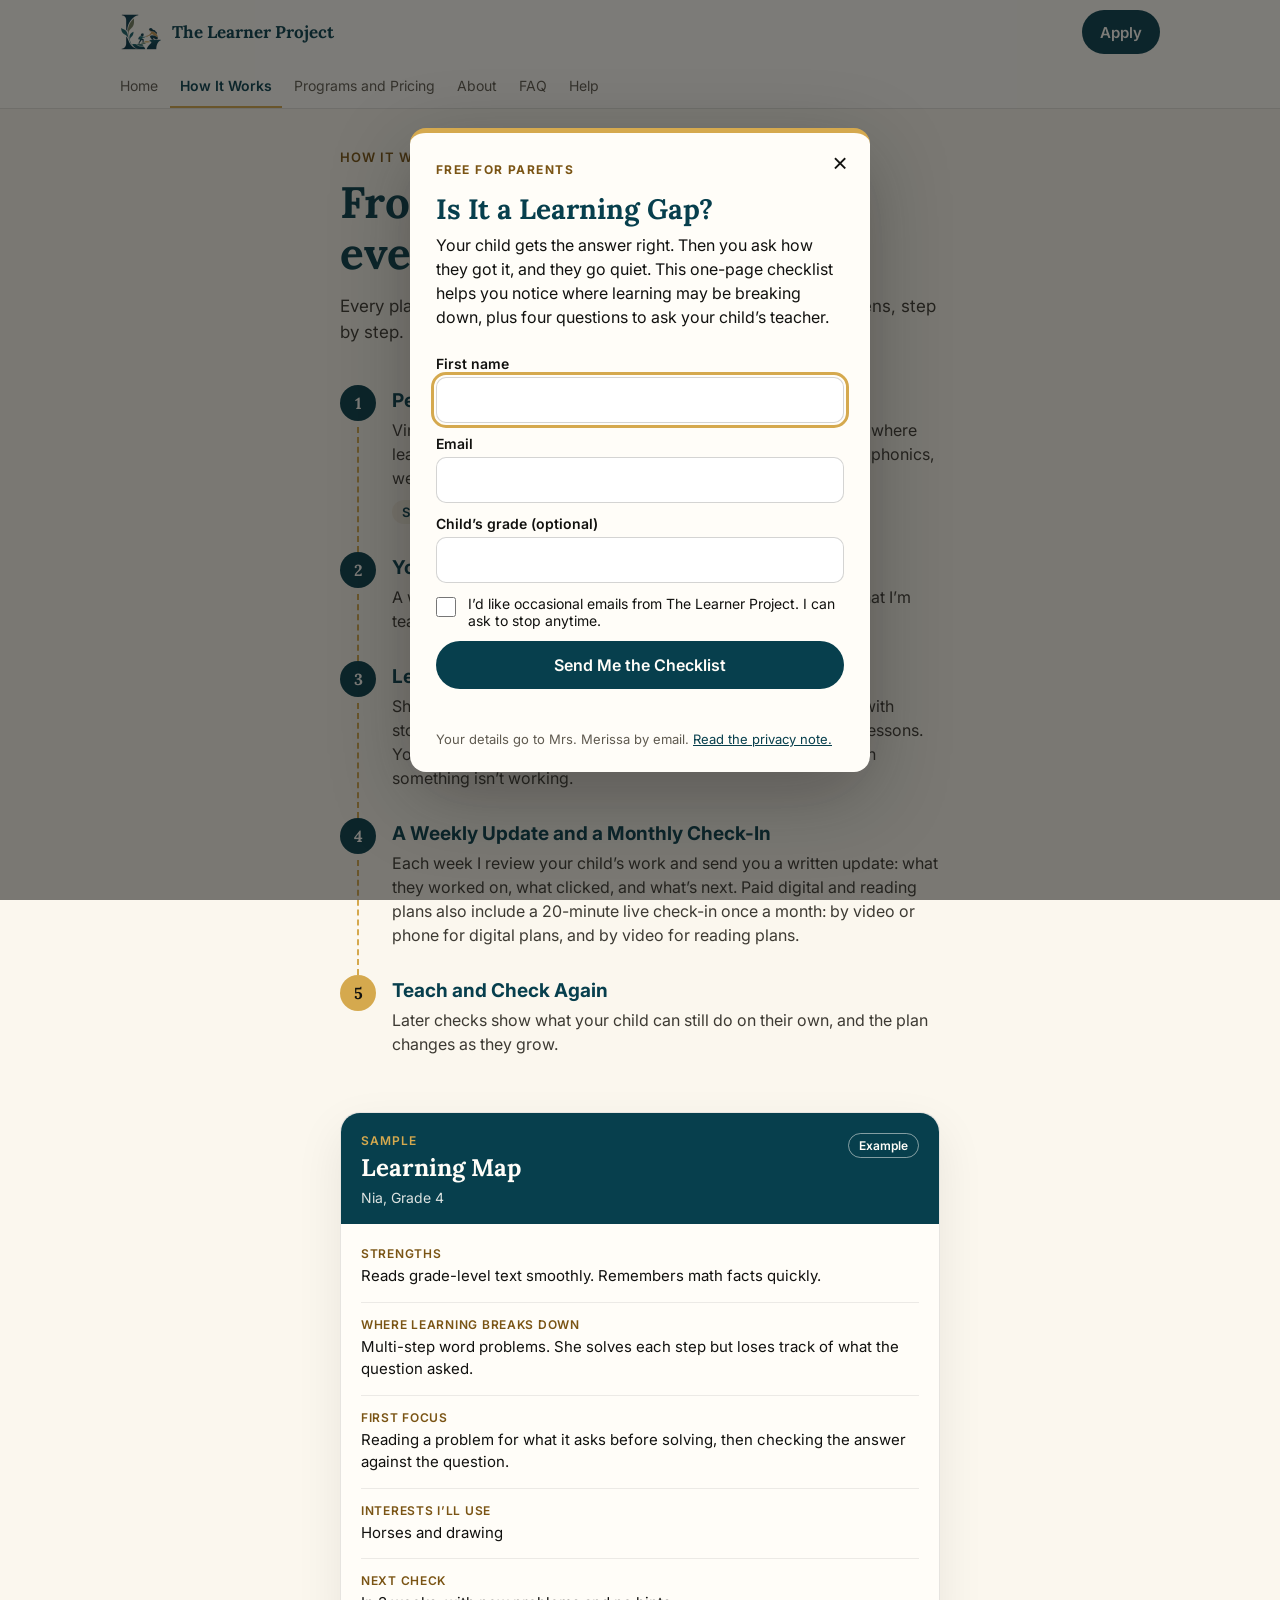
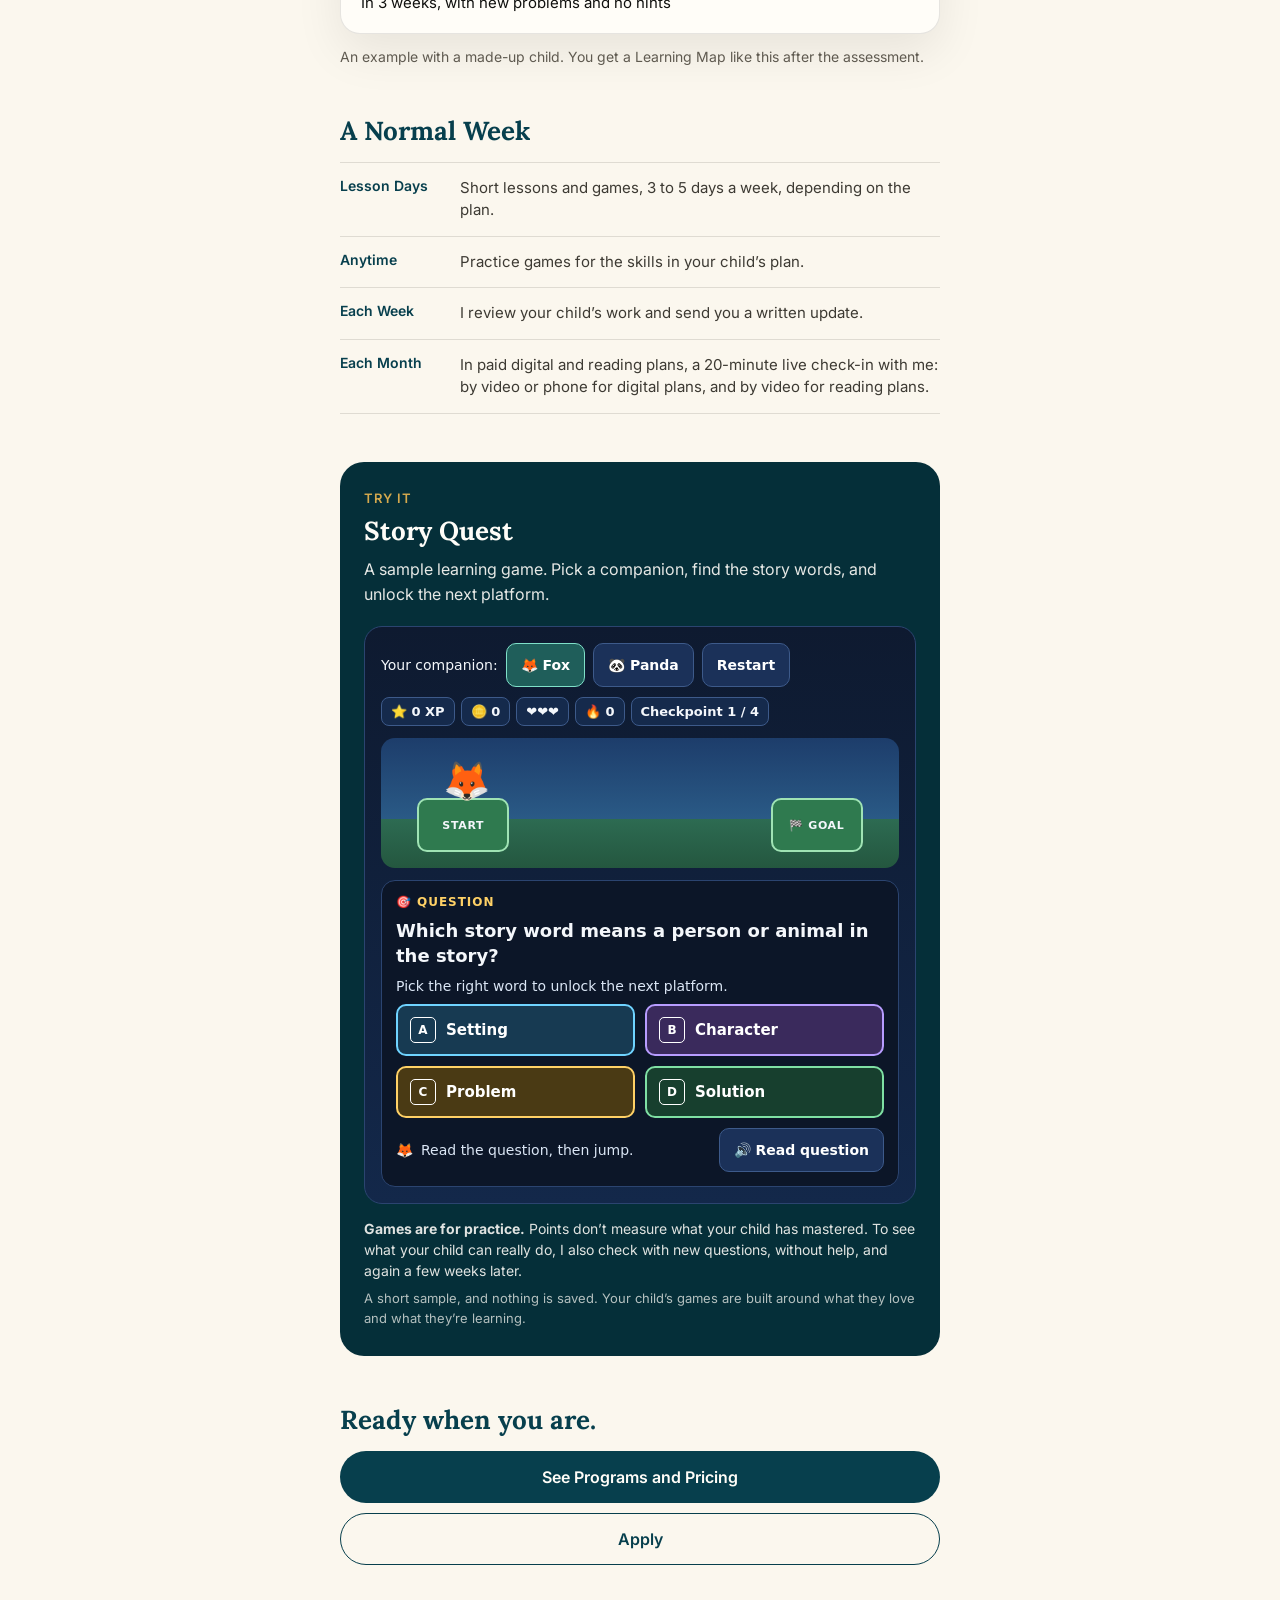
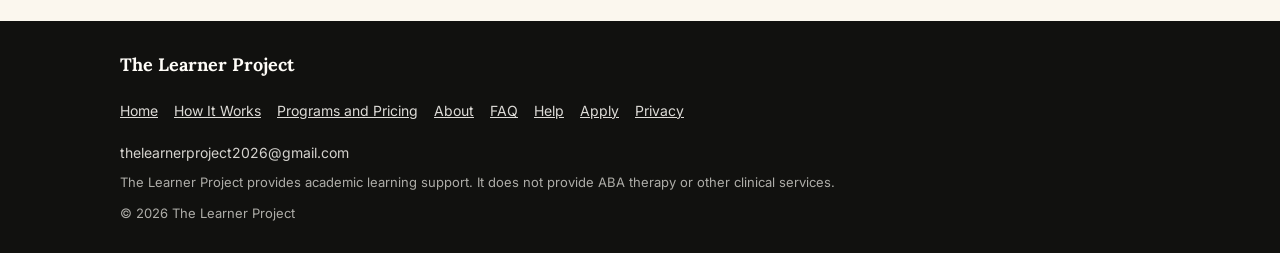
<file: how-it-works.html>
<!doctype html>
<html lang="en">
<head>
<meta charset="utf-8">
<meta name="viewport" content="width=device-width, initial-scale=1">
<title>How It Works | The Learner Project</title>
<meta name="description" content="From the first assessment to weekly updates: how The Learner Project finds the gap and builds lessons around what your child loves.">
<link rel="canonical" href="https://thelearnerproject.com/how-it-works">
<meta property="og:type" content="website">
<meta property="og:site_name" content="The Learner Project">
<meta property="og:title" content="How It Works | The Learner Project">
<meta property="og:description" content="From the first assessment to weekly updates: how The Learner Project finds the gap and builds lessons around what your child loves.">
<meta property="og:url" content="https://thelearnerproject.com/how-it-works">
<meta property="og:image" content="https://thelearnerproject.com/assets/og-image.jpg">
<meta property="og:image:width" content="1200">
<meta property="og:image:height" content="630">
<meta property="og:image:alt" content="The Learner Project logo">
<meta name="twitter:card" content="summary_large_image">
<meta name="theme-color" content="#073f4d">
<link rel="icon" href="assets/favicon.png" type="image/png">
<link rel="apple-touch-icon" href="assets/apple-touch-icon.png">
<link rel="preconnect" href="https://fonts.googleapis.com">
<link rel="preconnect" href="https://fonts.gstatic.com" crossorigin>
<link href="https://fonts.googleapis.com/css2?family=Inter:wght@400;500;600;700&amp;family=Lora:ital,wght@0,600;0,700;1,500;1,600&amp;display=swap" rel="stylesheet">
<link rel="stylesheet" href="assets/site.css">
</head>
<body>
<a class="skip-link" href="#main">Skip to content</a>
<div style="width: 100%; font-family: Inter, system-ui, sans-serif; color: #11110f; background: #fbf7ee">

<header style="background: #fffdf8; border-bottom: 1px solid rgba(17,17,15,0.12)">
  <div style="max-width: 1080px; margin: 0 auto; padding: 10px 20px; display: flex; align-items: center; justify-content: space-between; gap: 12px">
    <a href="index.html" style="display: flex; align-items: center; gap: 10px; min-height: 44px; text-decoration: none; color: #073f4d">
      <img src="assets/logo-mark.png" alt="" width="42" height="42" style="width: 42px; height: 42px; object-fit: contain">
      <span style="font-family: Lora, Georgia, serif; font-weight: 700; font-size: 17px">The Learner Project</span>
    </a>
    <a href="apply.html" style="display: inline-flex; align-items: center; min-height: 44px; padding: 0 18px; border-radius: 999px; background: #073f4d; color: #fffdf8; text-decoration: none; font-weight: 600; font-size: 15px">Apply</a>
  </div>
  <nav aria-label="Main" style="max-width: 1080px; margin: 0 auto; padding: 0 10px; display: flex; gap: 2px; overflow-x: auto; white-space: nowrap">
    <a href="index.html" style="display: inline-flex; align-items: center; min-height: 44px; padding: 0 10px; font-size: 14px; color: #5f5a50; text-decoration: none; border-bottom: 2px solid transparent">Home</a>
    <a href="how-it-works.html" aria-current="page" style="display: inline-flex; align-items: center; min-height: 44px; padding: 0 10px; font-size: 14px; font-weight: 600; color: #073f4d; text-decoration: none; border-bottom: 2px solid #d5a94e">How It Works</a>
    <a href="pricing.html" style="display: inline-flex; align-items: center; min-height: 44px; padding: 0 10px; font-size: 14px; color: #5f5a50; text-decoration: none; border-bottom: 2px solid transparent">Programs and Pricing</a>
    <a href="about.html" style="display: inline-flex; align-items: center; min-height: 44px; padding: 0 10px; font-size: 14px; color: #5f5a50; text-decoration: none; border-bottom: 2px solid transparent">About</a>
    <a href="faq.html" style="display: inline-flex; align-items: center; min-height: 44px; padding: 0 10px; font-size: 14px; color: #5f5a50; text-decoration: none; border-bottom: 2px solid transparent">FAQ</a>
      <a href="help.html" style="display: inline-flex; align-items: center; min-height: 44px; padding: 0 10px; font-size: 14px; color: #5f5a50; text-decoration: none; border-bottom: 2px solid transparent">Help</a>
  </nav>
</header>

<main id="main">

<section style="max-width: 640px; margin: 0 auto; padding: 40px 20px 8px">
  <p style="margin: 0 0 12px; font-size: 13px; letter-spacing: 0.08em; text-transform: uppercase; color: #7a5414; font-weight: 600">How It Works</p>
  <h1 class="page-h1" style="margin: 0; font-family: Lora, Georgia, serif; font-size: 34px; line-height: 1.15; font-weight: 700; color: #073f4d">From the first session to every week after.</h1>
  <p style="margin: 16px 0 0; font-size: 17px; line-height: 1.5; color: #3d3a33">Every plan starts with understanding your child. Here’s what happens, step by step.</p>
</section>

<section style="max-width: 640px; margin: 0 auto; padding: 32px 20px 24px">
  <ol style="margin: 0; padding: 0; list-style: none">
    <li style="display: flex; gap: 16px">
      <div style="display: flex; flex-direction: column; align-items: center; flex: 0 0 36px">
        <span style="width: 36px; height: 36px; border-radius: 50%; background: #073f4d; color: #fffdf8; display: flex; align-items: center; justify-content: center; font-family: Lora, Georgia, serif; font-weight: 700">1</span>
        <span aria-hidden="true" style="flex: 1; width: 0; border-left: 2px dashed #d5a94e; margin-top: 6px"></span>
      </div>
      <div style="padding-bottom: 28px">
        <h2 style="margin: 4px 0 6px; font-size: 19px; color: #073f4d">Personal Learning Assessment</h2>
        <p style="margin: 0; font-size: 16px; line-height: 1.5; color: #3d3a33">Virtual or in person. One on one, I see how your child thinks, find where learning breaks down, and learn what they love. For reading and phonics, we start with a Reading Check instead.</p>
        <p style="margin: 10px 0 0; display: inline-block; padding: 4px 10px; border-radius: 999px; background: #f3ecdc; font-size: 13px; font-weight: 600; color: #073f4d">Starts at $199</p>
      </div>
    </li>
    <li style="display: flex; gap: 16px">
      <div style="display: flex; flex-direction: column; align-items: center; flex: 0 0 36px">
        <span style="width: 36px; height: 36px; border-radius: 50%; background: #073f4d; color: #fffdf8; display: flex; align-items: center; justify-content: center; font-family: Lora, Georgia, serif; font-weight: 700">2</span>
        <span aria-hidden="true" style="flex: 1; width: 0; border-left: 2px dashed #d5a94e; margin-top: 6px"></span>
      </div>
      <div style="padding-bottom: 28px">
        <h2 style="margin: 4px 0 6px; font-size: 19px; color: #073f4d">Your Child’s Learning Map</h2>
        <p style="margin: 0; font-size: 16px; line-height: 1.5; color: #3d3a33">A written map of their strengths, gaps, and plan, so you know what I’m teaching first and why.</p>
      </div>
    </li>
    <li style="display: flex; gap: 16px">
      <div style="display: flex; flex-direction: column; align-items: center; flex: 0 0 36px">
        <span style="width: 36px; height: 36px; border-radius: 50%; background: #073f4d; color: #fffdf8; display: flex; align-items: center; justify-content: center; font-family: Lora, Georgia, serif; font-weight: 700">3</span>
        <span aria-hidden="true" style="flex: 1; width: 0; border-left: 2px dashed #d5a94e; margin-top: 6px"></span>
      </div>
      <div style="padding-bottom: 28px">
        <h2 style="margin: 4px 0 6px; font-size: 19px; color: #073f4d">Lessons Built Around What Your Child Loves</h2>
        <p style="margin: 0; font-size: 16px; line-height: 1.5; color: #3d3a33">Short digital lessons and learning games I create for your child, with stories connected to their interests. You don’t need to teach the lessons. Your part is helping your child keep a routine and telling me when something isn’t working.</p>
      </div>
    </li>
    <li style="display: flex; gap: 16px">
      <div style="display: flex; flex-direction: column; align-items: center; flex: 0 0 36px">
        <span style="width: 36px; height: 36px; border-radius: 50%; background: #073f4d; color: #fffdf8; display: flex; align-items: center; justify-content: center; font-family: Lora, Georgia, serif; font-weight: 700">4</span>
        <span aria-hidden="true" style="flex: 1; width: 0; border-left: 2px dashed #d5a94e; margin-top: 6px"></span>
      </div>
      <div style="padding-bottom: 28px">
        <h2 style="margin: 4px 0 6px; font-size: 19px; color: #073f4d">A Weekly Update and a Monthly Check-In</h2>
        <p style="margin: 0; font-size: 16px; line-height: 1.5; color: #3d3a33">Each week I review your child’s work and send you a written update: what they worked on, what clicked, and what’s next. Paid digital and reading plans also include a 20-minute live check-in once a month: by video or phone for digital plans, and by video for reading plans.</p>
      </div>
    </li>
    <li style="display: flex; gap: 16px">
      <div style="display: flex; flex-direction: column; align-items: center; flex: 0 0 36px">
        <span style="width: 36px; height: 36px; border-radius: 50%; background: #d5a94e; color: #11110f; display: flex; align-items: center; justify-content: center; font-family: Lora, Georgia, serif; font-weight: 700">5</span>
      </div>
      <div style="padding-bottom: 8px">
        <h2 style="margin: 4px 0 6px; font-size: 19px; color: #073f4d">Teach and Check Again</h2>
        <p style="margin: 0; font-size: 16px; line-height: 1.5; color: #3d3a33">Later checks show what your child can still do on their own, and the plan changes as they grow.</p>
      </div>
    </li>
  </ol>
</section>

<section style="max-width: 640px; margin: 0 auto; padding: 24px 20px 48px">
  <div style="background: #fffdf8; border-radius: 20px; border: 1px solid rgba(17,17,15,0.1); overflow: hidden; box-shadow: 0 18px 48px rgba(17,17,15,0.08)">
    <div style="background: #073f4d; color: #fffdf8; padding: 20px 20px 18px; display: flex; justify-content: space-between; align-items: flex-start; gap: 12px">
      <div>
        <p style="margin: 0 0 4px; font-size: 12px; letter-spacing: 0.08em; text-transform: uppercase; color: #d5a94e; font-weight: 600">Sample</p>
        <h2 style="margin: 0; font-family: Lora, Georgia, serif; font-size: 24px; font-weight: 700">Learning Map</h2>
        <p style="margin: 6px 0 0; font-size: 14px; color: rgba(255,253,248,0.86)">Nia, Grade 4</p>
      </div>
      <span style="flex: 0 0 auto; padding: 4px 10px; border-radius: 999px; border: 1px solid rgba(255,253,248,0.5); font-size: 12px; font-weight: 600">Example</span>
    </div>
    <dl style="margin: 0; padding: 8px 20px 4px">
      <div style="padding: 14px 0; border-bottom: 1px solid rgba(17,17,15,0.08)">
        <dt style="font-size: 12px; letter-spacing: 0.06em; text-transform: uppercase; color: #7a5414; font-weight: 600">Strengths</dt>
        <dd style="margin: 4px 0 0; font-size: 15px; line-height: 1.5">Reads grade-level text smoothly. Remembers math facts quickly.</dd>
      </div>
      <div style="padding: 14px 0; border-bottom: 1px solid rgba(17,17,15,0.08)">
        <dt style="font-size: 12px; letter-spacing: 0.06em; text-transform: uppercase; color: #7a5414; font-weight: 600">Where Learning Breaks Down</dt>
        <dd style="margin: 4px 0 0; font-size: 15px; line-height: 1.5">Multi-step word problems. She solves each step but loses track of what the question asked.</dd>
      </div>
      <div style="padding: 14px 0; border-bottom: 1px solid rgba(17,17,15,0.08)">
        <dt style="font-size: 12px; letter-spacing: 0.06em; text-transform: uppercase; color: #7a5414; font-weight: 600">First Focus</dt>
        <dd style="margin: 4px 0 0; font-size: 15px; line-height: 1.5">Reading a problem for what it asks before solving, then checking the answer against the question.</dd>
      </div>
      <div style="padding: 14px 0; border-bottom: 1px solid rgba(17,17,15,0.08)">
        <dt style="font-size: 12px; letter-spacing: 0.06em; text-transform: uppercase; color: #7a5414; font-weight: 600">Interests I’ll Use</dt>
        <dd style="margin: 4px 0 0; font-size: 15px; line-height: 1.5">Horses and drawing</dd>
      </div>
      <div style="padding: 14px 0">
        <dt style="font-size: 12px; letter-spacing: 0.06em; text-transform: uppercase; color: #7a5414; font-weight: 600">Next Check</dt>
        <dd style="margin: 4px 0 0; font-size: 15px; line-height: 1.5">In 3 weeks, with new problems and no hints</dd>
      </div>
    </dl>
  </div>
  <p style="margin: 12px 0 0; font-size: 14px; line-height: 1.5; color: #5f5a50">An example with a made-up child. You get a Learning Map like this after the assessment.</p>
</section>

<section style="max-width: 640px; margin: 0 auto; padding: 0 20px 48px">
  <h2 style="margin: 0 0 16px; font-family: Lora, Georgia, serif; font-size: 26px; line-height: 1.2; font-weight: 700; color: #073f4d">A Normal Week</h2>
  <div style="display: flex; flex-direction: column; border-top: 1px solid rgba(17,17,15,0.12)">
    <div style="display: flex; gap: 16px; padding: 14px 0; border-bottom: 1px solid rgba(17,17,15,0.12)">
      <p style="margin: 0; flex: 0 0 104px; font-size: 14px; font-weight: 600; color: #073f4d">Lesson Days</p>
      <p style="margin: 0; font-size: 15px; line-height: 1.5; color: #3d3a33">Short lessons and games, 3 to 5 days a week, depending on the plan.</p>
    </div>
    <div style="display: flex; gap: 16px; padding: 14px 0; border-bottom: 1px solid rgba(17,17,15,0.12)">
      <p style="margin: 0; flex: 0 0 104px; font-size: 14px; font-weight: 600; color: #073f4d">Anytime</p>
      <p style="margin: 0; font-size: 15px; line-height: 1.5; color: #3d3a33">Practice games for the skills in your child’s plan.</p>
    </div>
    <div style="display: flex; gap: 16px; padding: 14px 0; border-bottom: 1px solid rgba(17,17,15,0.12)">
      <p style="margin: 0; flex: 0 0 104px; font-size: 14px; font-weight: 600; color: #073f4d">Each Week</p>
      <p style="margin: 0; font-size: 15px; line-height: 1.5; color: #3d3a33">I review your child’s work and send you a written update.</p>
    </div>
    <div style="display: flex; gap: 16px; padding: 14px 0; border-bottom: 1px solid rgba(17,17,15,0.12)">
      <p style="margin: 0; flex: 0 0 104px; font-size: 14px; font-weight: 600; color: #073f4d">Each Month</p>
      <p style="margin: 0; font-size: 15px; line-height: 1.5; color: #3d3a33">In paid digital and reading plans, a 20-minute live check-in with me: by video or phone for digital plans, and by video for reading plans.</p>
    </div>
  </div>
</section>

<section id="story-quest" style="padding: 0 20px 48px">
  <div style="max-width: 600px; margin: 0 auto; background: #052f39; color: #fffdf8; border-radius: 24px; padding: 28px 24px">
    <p style="margin: 0 0 8px; font-size: 13px; letter-spacing: 0.08em; text-transform: uppercase; color: #d5a94e; font-weight: 600">Try It</p>
    <h2 style="margin: 0 0 10px; font-family: Lora, Georgia, serif; font-size: 26px; font-weight: 700">Story Quest</h2>
    <p style="margin: 0 0 20px; font-size: 16px; line-height: 1.55; color: rgba(255,253,248,0.9)">A sample learning game. Pick a companion, find the story words, and unlock the next platform.</p>
    <div class="mq" id="mini-quest">
      <div class="mq-panel">
        <div class="mq-tag">QUESTION</div>
        <p class="mq-q">Which story word means a person or animal in the story?</p>
        <p class="mq-note">Turn on JavaScript to play this sample.</p>
      </div>
    </div>
    <p style="margin: 14px 0 0; font-size: 14px; line-height: 1.5; color: rgba(255,253,248,0.88)"><strong>Games are for practice.</strong> Points don’t measure what your child has mastered. To see what your child can really do, I also check with new questions, without help, and again a few weeks later.</p>
    <p style="margin: 8px 0 0; font-size: 13px; line-height: 1.5; color: rgba(255,253,248,0.7)">A short sample, and nothing is saved. Your child’s games are built around what they love and what they’re learning.</p>
  </div>
</section>

<section style="max-width: 640px; margin: 0 auto; padding: 0 20px 56px">
  <h2 style="margin: 0 0 16px; font-family: Lora, Georgia, serif; font-size: 26px; line-height: 1.2; font-weight: 700; color: #073f4d">Ready when you are.</h2>
  <div style="display: flex; flex-direction: column; gap: 10px">
    <a href="pricing.html" style="display: flex; align-items: center; justify-content: center; min-height: 52px; border-radius: 999px; background: #073f4d; color: #fffdf8; text-decoration: none; font-weight: 600; font-size: 16px">See Programs and Pricing</a>
    <a href="apply.html" style="display: flex; align-items: center; justify-content: center; min-height: 52px; border-radius: 999px; border: 1.5px solid #073f4d; color: #073f4d; text-decoration: none; font-weight: 600; font-size: 16px">Apply</a>
  </div>
</section>

</main>

<footer style="background: #11110f; color: rgba(255,253,248,0.82)">
  <div style="max-width: 1080px; margin: 0 auto; padding: 32px 20px; display: flex; flex-direction: column; gap: 12px">
    <p style="margin: 0; font-family: Lora, Georgia, serif; font-size: 18px; font-weight: 700; color: #fffdf8">The Learner Project</p>
    <nav aria-label="Footer" style="display: flex; flex-wrap: wrap; column-gap: 16px">
      <a href="index.html" style="display: inline-flex; align-items: center; min-height: 44px; color: rgba(255,253,248,0.86); font-size: 14px">Home</a>
      <a href="how-it-works.html" style="display: inline-flex; align-items: center; min-height: 44px; color: rgba(255,253,248,0.86); font-size: 14px">How It Works</a>
      <a href="pricing.html" style="display: inline-flex; align-items: center; min-height: 44px; color: rgba(255,253,248,0.86); font-size: 14px">Programs and Pricing</a>
      <a href="about.html" style="display: inline-flex; align-items: center; min-height: 44px; color: rgba(255,253,248,0.86); font-size: 14px">About</a>
      <a href="faq.html" style="display: inline-flex; align-items: center; min-height: 44px; color: rgba(255,253,248,0.86); font-size: 14px">FAQ</a>
      <a href="help.html" style="display: inline-flex; align-items: center; min-height: 44px; color: rgba(255,253,248,0.86); font-size: 14px">Help</a>
      <a href="apply.html" style="display: inline-flex; align-items: center; min-height: 44px; color: rgba(255,253,248,0.86); font-size: 14px">Apply</a>
      <a href="privacy.html" style="display: inline-flex; align-items: center; min-height: 44px; color: rgba(255,253,248,0.86); font-size: 14px">Privacy</a>
    </nav>
    <p style="margin: 0; font-size: 14px">thelearnerproject2026@gmail.com</p>
    <p style="margin: 0; font-size: 13px; line-height: 1.5; color: rgba(255,253,248,0.66)">The Learner Project provides academic learning support. It does not provide ABA therapy or other clinical services.</p>
    <p style="margin: 0; font-size: 13px; color: rgba(255,253,248,0.66)">© 2026 The Learner Project</p>
  </div>
</footer>

</div>

<div class="lead-pop" id="lead-pop" hidden>
  <div class="lead-backdrop" data-lead-close></div>
  <div class="lead-dialog" role="dialog" aria-modal="true" aria-labelledby="lead-title" aria-describedby="lead-desc">
    <button type="button" class="lead-x" data-lead-close aria-label="Close">&times;</button>
    <form id="lead-form" novalidate>
      <div>
        <p class="lead-kicker">Free for Parents</p>
        <h2 id="lead-title">Is It a Learning Gap?</h2>
        <p id="lead-desc">Your child gets the answer right. Then you ask how they got it, and they go quiet. This one-page checklist helps you notice where learning may be breaking down, plus four questions to ask your child’s teacher.</p>
      </div>
      <label for="lead-first">First name<input id="lead-first" name="firstName" type="text" autocomplete="given-name" required></label>
      <label for="lead-email">Email<input id="lead-email" name="email" type="email" autocomplete="email" required></label>
      <label for="lead-grade">Child’s grade (optional)<input id="lead-grade" name="grade" type="text"></label>
      <label class="lead-check" for="lead-ok"><input id="lead-ok" name="emailsOk" type="checkbox"><span>I’d like occasional emails from The Learner Project. I can ask to stop anytime.</span></label>
      <input class="hp" type="checkbox" name="botcheck" tabindex="-1" autocomplete="off" aria-hidden="true">
      <button type="submit" class="button primary">Send Me the Checklist</button>
      <p class="lead-status" id="lead-status" role="status" aria-live="polite"></p>
      <p class="lead-small">Your details go to Mrs. Merissa by email. <a href="privacy.html">Read the privacy note.</a></p>
    </form>
    <div class="lead-done" id="lead-done" hidden tabindex="-1">
      <p class="lead-kicker">Thank You</p>
      <h2>Here’s your checklist.</h2>
      <p id="lead-done-text">I’ll also email you now and then with tips and when new spots open.</p>
      <a class="button primary" id="lead-download" href="learning-gap-checklist.pdf" target="_blank" rel="noopener">Download the Checklist (PDF)</a>
      <button type="button" class="button quiet" data-lead-close>Close</button>
    </div>
  </div>
</div>
<div class="lead-bar" id="lead-bar" hidden>
  <span>Free Checklist: Is It a Learning Gap?</span>
  <button type="button" id="lead-bar-open">Get It</button>
  <button type="button" class="lead-bar-x" id="lead-bar-x" aria-label="Dismiss the free checklist offer">&times;</button>
</div>

<script src="assets/site.js"></script>
<script src="assets/story-quest.js"></script>
<!-- Cloudflare Web Analytics --><script type='module' src='https://static.cloudflareinsights.com/beacon.min.js' data-cf-beacon='{"token": "c51de195bdd9469cb40c0053b9607c8e"}'></script>
</body>
</html>
</file>
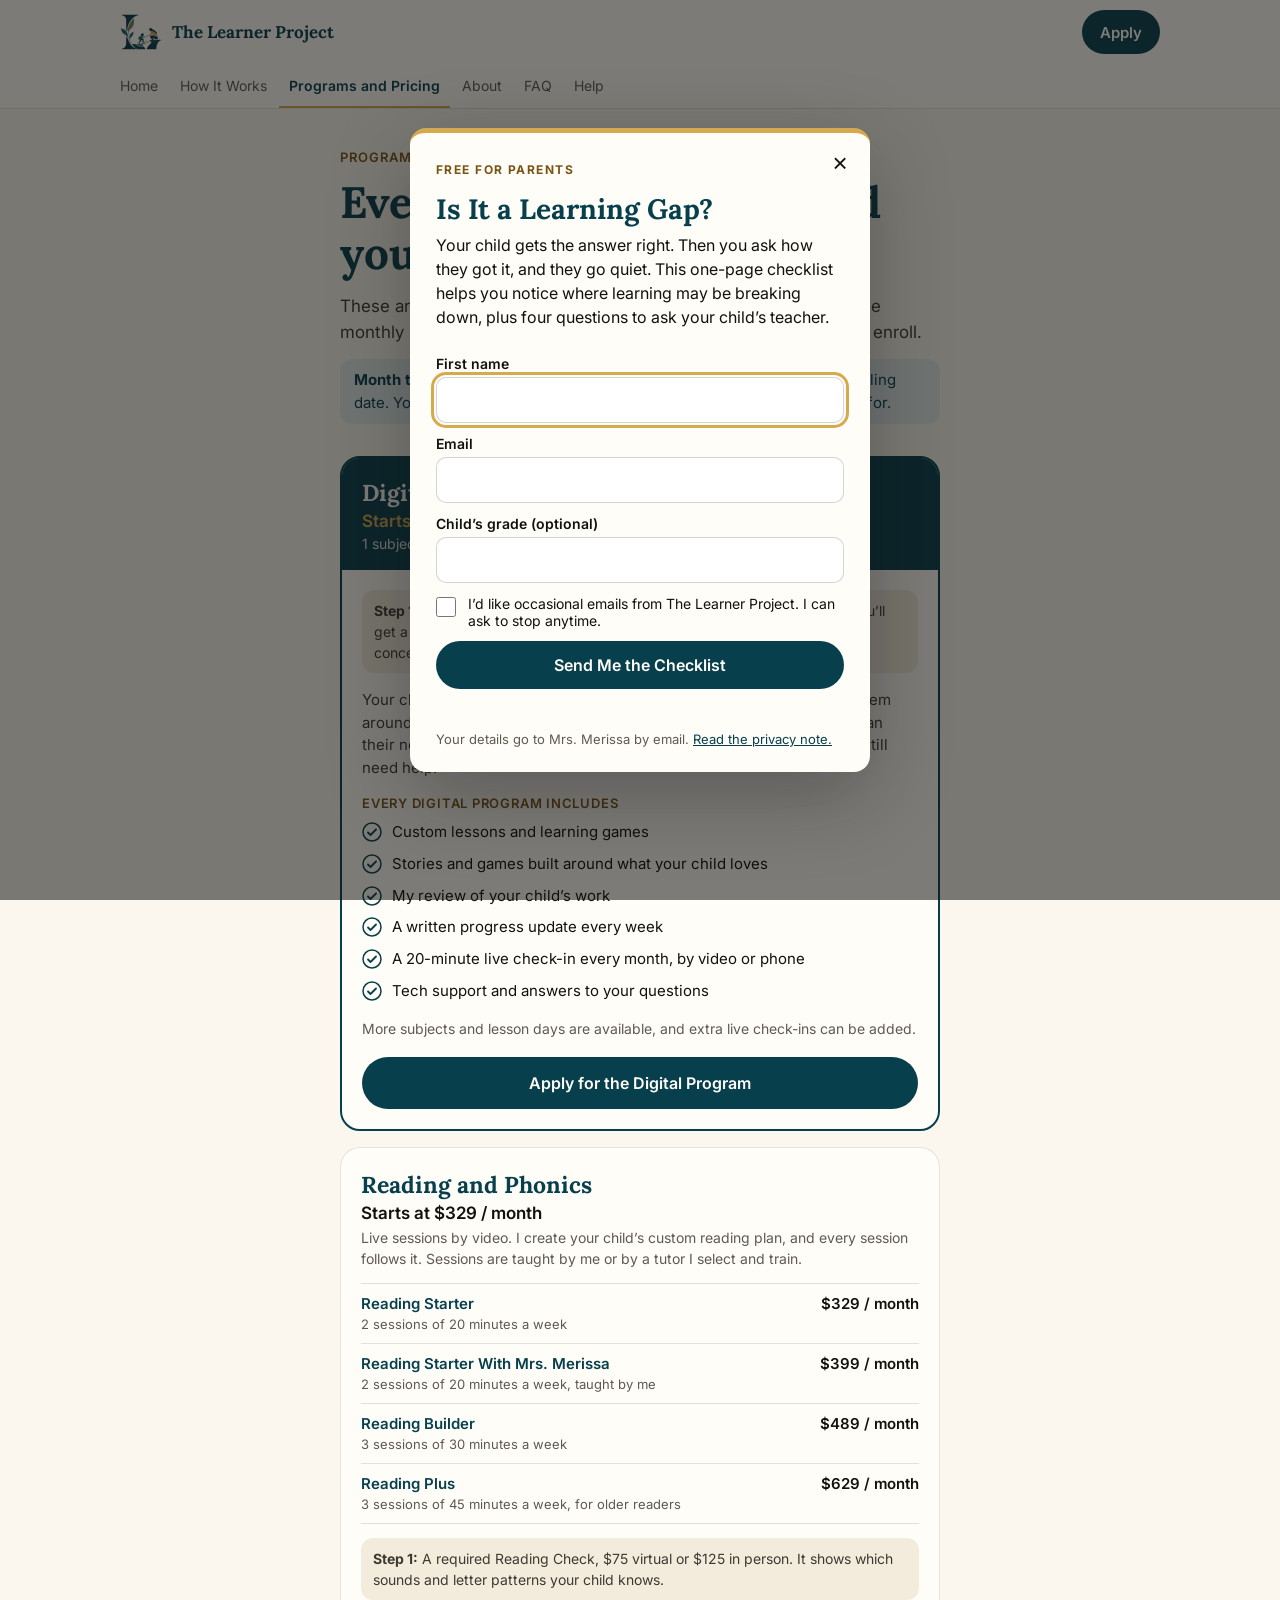
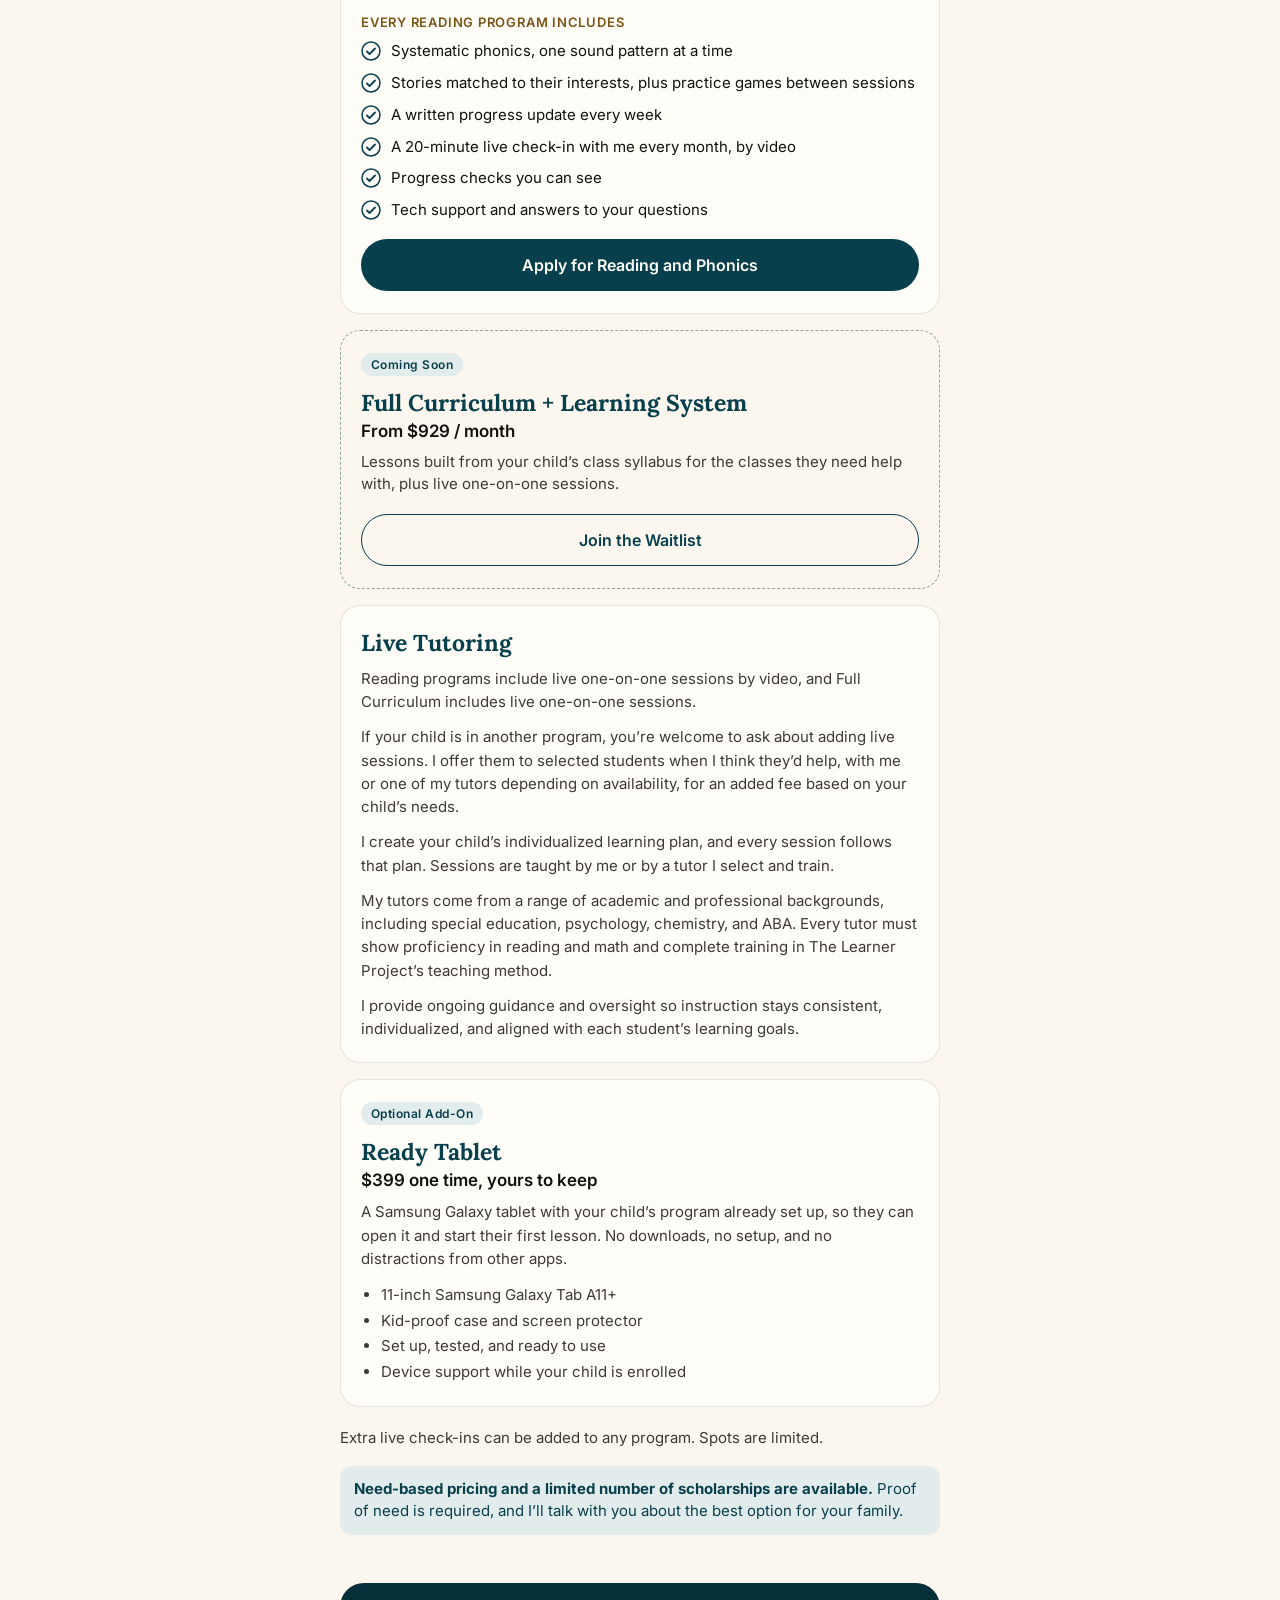
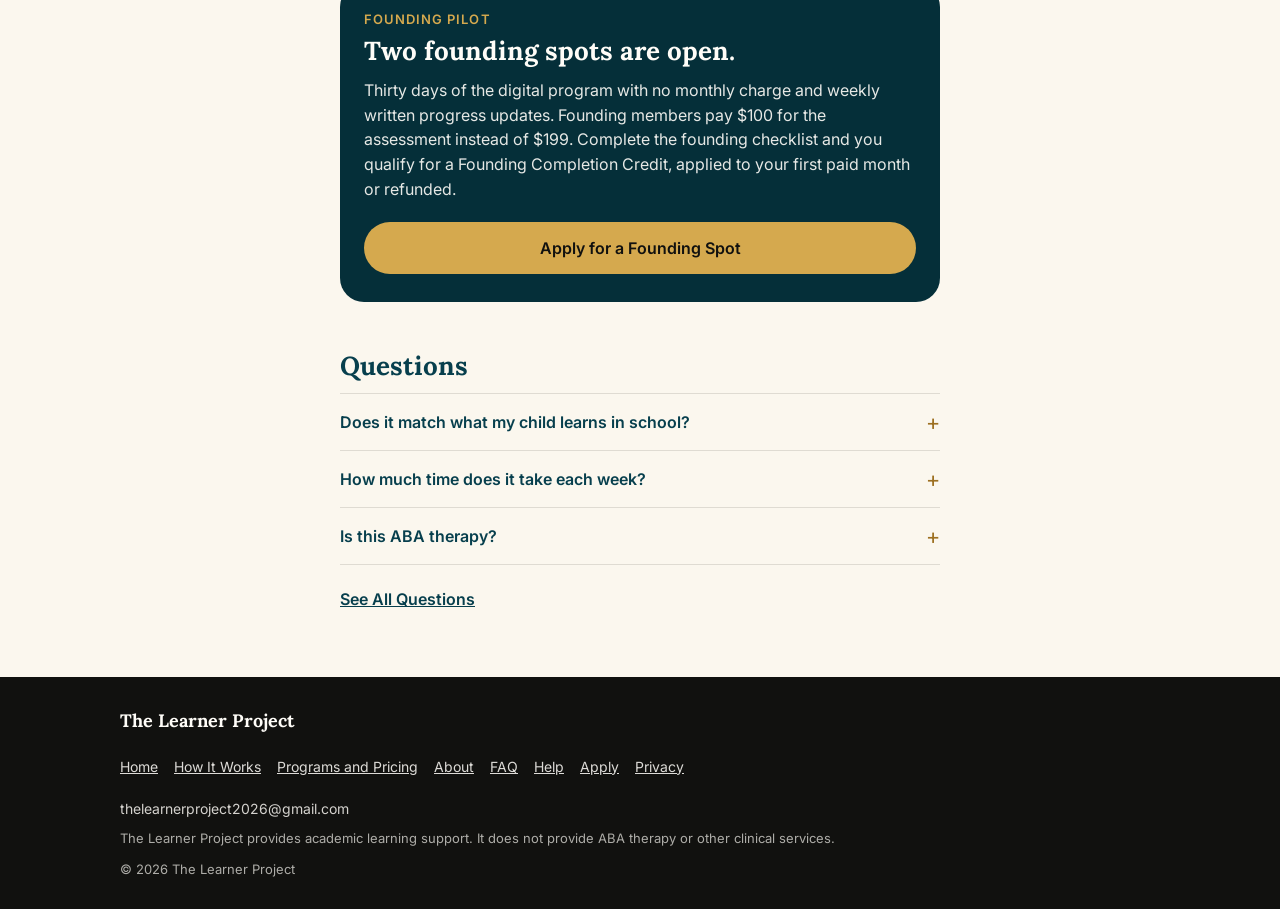
<file: pricing.html>
<!doctype html>
<html lang="en">
<head>
<meta charset="utf-8">
<meta name="viewport" content="width=device-width, initial-scale=1">
<title>Programs and Pricing | The Learner Project</title>
<meta name="description" content="The digital program starts at $449 a month, and reading and phonics starts at $329 a month. Month to month, with your exact price in writing before you enroll.">
<link rel="canonical" href="https://thelearnerproject.com/pricing">
<meta property="og:type" content="website">
<meta property="og:site_name" content="The Learner Project">
<meta property="og:title" content="Programs and Pricing | The Learner Project">
<meta property="og:description" content="The digital program starts at $449 a month, and reading and phonics starts at $329 a month. Month to month, with your exact price in writing before you enroll.">
<meta property="og:url" content="https://thelearnerproject.com/pricing">
<meta property="og:image" content="https://thelearnerproject.com/assets/og-image.jpg">
<meta property="og:image:width" content="1200">
<meta property="og:image:height" content="630">
<meta property="og:image:alt" content="The Learner Project logo">
<meta name="twitter:card" content="summary_large_image">
<meta name="theme-color" content="#073f4d">
<link rel="icon" href="assets/favicon.png" type="image/png">
<link rel="apple-touch-icon" href="assets/apple-touch-icon.png">
<link rel="preconnect" href="https://fonts.googleapis.com">
<link rel="preconnect" href="https://fonts.gstatic.com" crossorigin>
<link href="https://fonts.googleapis.com/css2?family=Inter:wght@400;500;600;700&amp;family=Lora:ital,wght@0,600;0,700;1,500;1,600&amp;display=swap" rel="stylesheet">
<link rel="stylesheet" href="assets/site.css">
</head>
<body>
<a class="skip-link" href="#main">Skip to content</a>
<div style="width: 100%; font-family: Inter, system-ui, sans-serif; color: #11110f; background: #fbf7ee">

<header style="background: #fffdf8; border-bottom: 1px solid rgba(17,17,15,0.12)">
  <div style="max-width: 1080px; margin: 0 auto; padding: 10px 20px; display: flex; align-items: center; justify-content: space-between; gap: 12px">
    <a href="index.html" style="display: flex; align-items: center; gap: 10px; min-height: 44px; text-decoration: none; color: #073f4d">
      <img src="assets/logo-mark.png" alt="" width="42" height="42" style="width: 42px; height: 42px; object-fit: contain">
      <span style="font-family: Lora, Georgia, serif; font-weight: 700; font-size: 17px">The Learner Project</span>
    </a>
    <a href="apply.html" style="display: inline-flex; align-items: center; min-height: 44px; padding: 0 18px; border-radius: 999px; background: #073f4d; color: #fffdf8; text-decoration: none; font-weight: 600; font-size: 15px">Apply</a>
  </div>
  <nav aria-label="Main" style="max-width: 1080px; margin: 0 auto; padding: 0 10px; display: flex; gap: 2px; overflow-x: auto; white-space: nowrap">
    <a href="index.html" style="display: inline-flex; align-items: center; min-height: 44px; padding: 0 10px; font-size: 14px; color: #5f5a50; text-decoration: none; border-bottom: 2px solid transparent">Home</a>
    <a href="how-it-works.html" style="display: inline-flex; align-items: center; min-height: 44px; padding: 0 10px; font-size: 14px; color: #5f5a50; text-decoration: none; border-bottom: 2px solid transparent">How It Works</a>
    <a href="pricing.html" aria-current="page" style="display: inline-flex; align-items: center; min-height: 44px; padding: 0 10px; font-size: 14px; font-weight: 600; color: #073f4d; text-decoration: none; border-bottom: 2px solid #d5a94e">Programs and Pricing</a>
    <a href="about.html" style="display: inline-flex; align-items: center; min-height: 44px; padding: 0 10px; font-size: 14px; color: #5f5a50; text-decoration: none; border-bottom: 2px solid transparent">About</a>
    <a href="faq.html" style="display: inline-flex; align-items: center; min-height: 44px; padding: 0 10px; font-size: 14px; color: #5f5a50; text-decoration: none; border-bottom: 2px solid transparent">FAQ</a>
      <a href="help.html" style="display: inline-flex; align-items: center; min-height: 44px; padding: 0 10px; font-size: 14px; color: #5f5a50; text-decoration: none; border-bottom: 2px solid transparent">Help</a>
  </nav>
</header>

<main id="main">

<section style="max-width: 640px; margin: 0 auto; padding: 40px 20px 24px">
  <p style="margin: 0 0 12px; font-size: 13px; letter-spacing: 0.08em; text-transform: uppercase; color: #7a5414; font-weight: 600">Programs and Pricing</p>
  <h1 class="page-h1" style="margin: 0; font-family: Lora, Georgia, serif; font-size: 34px; line-height: 1.15; font-weight: 700; color: #073f4d">Every plan is built around your child.</h1>
  <p style="margin: 16px 0 0; font-size: 17px; line-height: 1.5; color: #3d3a33">These are starting prices. Adding subjects or lesson days raises the monthly price, and you’ll get your exact price in writing before you enroll.</p>
  <p style="margin: 14px 0 0; padding: 10px 14px; border-radius: 12px; background: #e3ecec; font-size: 15px; line-height: 1.5; color: #073f4d"><strong>Month to month.</strong> Cancel anytime with 7 days’ notice before your next billing date. Your program continues through the end of the month you’ve paid for.</p>
</section>

<section style="max-width: 640px; margin: 0 auto; padding: 8px 20px 24px; display: flex; flex-direction: column; gap: 16px">

  <article style="background: #fffdf8; border-radius: 20px; border: 2px solid #073f4d; overflow: hidden">
    <div style="background: #073f4d; color: #fffdf8; padding: 20px 20px 18px">
      <h2 style="margin: 0 0 4px; font-family: Lora, Georgia, serif; font-size: 23px; font-weight: 700">Digital Program</h2>
      <p style="margin: 0; font-size: 17px; font-weight: 600"><span style="color: #d5a94e">Starts at $449</span> / month</p>
      <p style="margin: 4px 0 0; font-size: 14px; color: rgba(255,253,248,0.86)">1 subject, 3 lessons a week</p>
    </div>
    <div style="padding: 20px">
      <p style="margin: 0 0 16px; padding: 10px 12px; border-radius: 12px; background: #f3ecdc; font-size: 14px; line-height: 1.5; color: #3d3a33"><strong>Step 1:</strong> A Personal Learning Assessment, $199 virtual or $250 in person. You’ll get a written Learning Map, and a Reading Check is included if reading is a concern.</p>
      <p style="margin: 0 0 16px; font-size: 15px; line-height: 1.5; color: #3d3a33">Your child’s lessons aren’t pulled from a ready-made program. I build them around the skills your child needs, review their work each week, and plan their next lessons from what they can do on their own and where they still need help.</p>
      <p style="margin: 0 0 10px; font-size: 13px; letter-spacing: 0.06em; text-transform: uppercase; color: #7a5414; font-weight: 600">Every Digital Program Includes</p>
      <ul style="margin: 0; padding: 0; list-style: none; display: flex; flex-direction: column; gap: 10px">
        <li style="display: flex; gap: 10px; align-items: flex-start; font-size: 15px; line-height: 1.45"><svg aria-hidden="true" width="20" height="20" viewBox="0 0 20 20" style="flex: 0 0 auto; margin-top: 1px"><circle cx="10" cy="10" r="9" fill="none" stroke="#073f4d" stroke-width="1.5"></circle><path d="M6 10.5l2.5 2.5L14 7.5" fill="none" stroke="#073f4d" stroke-width="1.8" stroke-linecap="round" stroke-linejoin="round"></path></svg><span>Custom lessons and learning games</span></li>
        <li style="display: flex; gap: 10px; align-items: flex-start; font-size: 15px; line-height: 1.45"><svg aria-hidden="true" width="20" height="20" viewBox="0 0 20 20" style="flex: 0 0 auto; margin-top: 1px"><circle cx="10" cy="10" r="9" fill="none" stroke="#073f4d" stroke-width="1.5"></circle><path d="M6 10.5l2.5 2.5L14 7.5" fill="none" stroke="#073f4d" stroke-width="1.8" stroke-linecap="round" stroke-linejoin="round"></path></svg><span>Stories and games built around what your child loves</span></li>
        <li style="display: flex; gap: 10px; align-items: flex-start; font-size: 15px; line-height: 1.45"><svg aria-hidden="true" width="20" height="20" viewBox="0 0 20 20" style="flex: 0 0 auto; margin-top: 1px"><circle cx="10" cy="10" r="9" fill="none" stroke="#073f4d" stroke-width="1.5"></circle><path d="M6 10.5l2.5 2.5L14 7.5" fill="none" stroke="#073f4d" stroke-width="1.8" stroke-linecap="round" stroke-linejoin="round"></path></svg><span>My review of your child’s work</span></li>
        <li style="display: flex; gap: 10px; align-items: flex-start; font-size: 15px; line-height: 1.45"><svg aria-hidden="true" width="20" height="20" viewBox="0 0 20 20" style="flex: 0 0 auto; margin-top: 1px"><circle cx="10" cy="10" r="9" fill="none" stroke="#073f4d" stroke-width="1.5"></circle><path d="M6 10.5l2.5 2.5L14 7.5" fill="none" stroke="#073f4d" stroke-width="1.8" stroke-linecap="round" stroke-linejoin="round"></path></svg><span>A written progress update every week</span></li>
        <li style="display: flex; gap: 10px; align-items: flex-start; font-size: 15px; line-height: 1.45"><svg aria-hidden="true" width="20" height="20" viewBox="0 0 20 20" style="flex: 0 0 auto; margin-top: 1px"><circle cx="10" cy="10" r="9" fill="none" stroke="#073f4d" stroke-width="1.5"></circle><path d="M6 10.5l2.5 2.5L14 7.5" fill="none" stroke="#073f4d" stroke-width="1.8" stroke-linecap="round" stroke-linejoin="round"></path></svg><span>A 20-minute live check-in every month, by video or phone</span></li>
        <li style="display: flex; gap: 10px; align-items: flex-start; font-size: 15px; line-height: 1.45"><svg aria-hidden="true" width="20" height="20" viewBox="0 0 20 20" style="flex: 0 0 auto; margin-top: 1px"><circle cx="10" cy="10" r="9" fill="none" stroke="#073f4d" stroke-width="1.5"></circle><path d="M6 10.5l2.5 2.5L14 7.5" fill="none" stroke="#073f4d" stroke-width="1.8" stroke-linecap="round" stroke-linejoin="round"></path></svg><span>Tech support and answers to your questions</span></li>
      </ul>
      <p style="margin: 16px 0 0; font-size: 14px; line-height: 1.5; color: #5f5a50">More subjects and lesson days are available, and extra live check-ins can be added.</p>
      <a href="apply.html?program=digital&amp;choice=enroll" style="display: flex; align-items: center; justify-content: center; width: 100%; min-height: 52px; margin-top: 18px; border-radius: 999px; border: 0; background: #073f4d; color: #fffdf8; font-family: Inter, system-ui, sans-serif; font-weight: 600; font-size: 16px; text-decoration: none; cursor: pointer">Apply for the Digital Program</a>
    </div>
  </article>

  <article style="background: #fffdf8; border-radius: 20px; border: 1px solid rgba(17,17,15,0.1); padding: 22px 20px">
    <h2 style="margin: 0 0 4px; font-family: Lora, Georgia, serif; font-size: 23px; font-weight: 700; color: #073f4d">Reading and Phonics</h2>
    <p style="margin: 0; font-size: 17px; font-weight: 600">Starts at $329 / month</p>
    <p style="margin: 4px 0 14px; font-size: 14px; line-height: 1.5; color: #5f5a50">Live sessions by video. I create your child’s custom reading plan, and every session follows it. Sessions are taught by me or by a tutor I select and train.</p>
    <div style="margin: 0 0 14px; border-top: 1px solid rgba(17,17,15,0.12)">
      <div style="display: flex; justify-content: space-between; align-items: flex-start; gap: 12px; padding: 10px 0; border-bottom: 1px solid rgba(17,17,15,0.12)">
        <div><p style="margin: 0; font-size: 15px; font-weight: 600; color: #073f4d">Reading Starter</p><p style="margin: 2px 0 0; font-size: 13px; line-height: 1.4; color: #5f5a50">2 sessions of 20 minutes a week</p></div>
        <p style="margin: 0; font-size: 15px; font-weight: 600; white-space: nowrap">$329 / month</p>
      </div>
      <div style="display: flex; justify-content: space-between; align-items: flex-start; gap: 12px; padding: 10px 0; border-bottom: 1px solid rgba(17,17,15,0.12)">
        <div><p style="margin: 0; font-size: 15px; font-weight: 600; color: #073f4d">Reading Starter With Mrs. Merissa</p><p style="margin: 2px 0 0; font-size: 13px; line-height: 1.4; color: #5f5a50">2 sessions of 20 minutes a week, taught by me</p></div>
        <p style="margin: 0; font-size: 15px; font-weight: 600; white-space: nowrap">$399 / month</p>
      </div>
      <div style="display: flex; justify-content: space-between; align-items: flex-start; gap: 12px; padding: 10px 0; border-bottom: 1px solid rgba(17,17,15,0.12)">
        <div><p style="margin: 0; font-size: 15px; font-weight: 600; color: #073f4d">Reading Builder</p><p style="margin: 2px 0 0; font-size: 13px; line-height: 1.4; color: #5f5a50">3 sessions of 30 minutes a week</p></div>
        <p style="margin: 0; font-size: 15px; font-weight: 600; white-space: nowrap">$489 / month</p>
      </div>
      <div style="display: flex; justify-content: space-between; align-items: flex-start; gap: 12px; padding: 10px 0; border-bottom: 1px solid rgba(17,17,15,0.12)">
        <div><p style="margin: 0; font-size: 15px; font-weight: 600; color: #073f4d">Reading Plus</p><p style="margin: 2px 0 0; font-size: 13px; line-height: 1.4; color: #5f5a50">3 sessions of 45 minutes a week, for older readers</p></div>
        <p style="margin: 0; font-size: 15px; font-weight: 600; white-space: nowrap">$629 / month</p>
      </div>
    </div>
    <p style="margin: 0 0 14px; padding: 10px 12px; border-radius: 12px; background: #f3ecdc; font-size: 14px; line-height: 1.5; color: #3d3a33"><strong>Step 1:</strong> A required Reading Check, $75 virtual or $125 in person. It shows which sounds and letter patterns your child knows.</p>
    <p style="margin: 0 0 10px; font-size: 13px; letter-spacing: 0.06em; text-transform: uppercase; color: #7a5414; font-weight: 600">Every Reading Program Includes</p>
    <ul style="margin: 0; padding: 0; list-style: none; display: flex; flex-direction: column; gap: 10px">
      <li style="display: flex; gap: 10px; align-items: flex-start; font-size: 15px; line-height: 1.45"><svg aria-hidden="true" width="20" height="20" viewBox="0 0 20 20" style="flex: 0 0 auto; margin-top: 1px"><circle cx="10" cy="10" r="9" fill="none" stroke="#073f4d" stroke-width="1.5"></circle><path d="M6 10.5l2.5 2.5L14 7.5" fill="none" stroke="#073f4d" stroke-width="1.8" stroke-linecap="round" stroke-linejoin="round"></path></svg><span>Systematic phonics, one sound pattern at a time</span></li>
      <li style="display: flex; gap: 10px; align-items: flex-start; font-size: 15px; line-height: 1.45"><svg aria-hidden="true" width="20" height="20" viewBox="0 0 20 20" style="flex: 0 0 auto; margin-top: 1px"><circle cx="10" cy="10" r="9" fill="none" stroke="#073f4d" stroke-width="1.5"></circle><path d="M6 10.5l2.5 2.5L14 7.5" fill="none" stroke="#073f4d" stroke-width="1.8" stroke-linecap="round" stroke-linejoin="round"></path></svg><span>Stories matched to their interests, plus practice games between sessions</span></li>
      <li style="display: flex; gap: 10px; align-items: flex-start; font-size: 15px; line-height: 1.45"><svg aria-hidden="true" width="20" height="20" viewBox="0 0 20 20" style="flex: 0 0 auto; margin-top: 1px"><circle cx="10" cy="10" r="9" fill="none" stroke="#073f4d" stroke-width="1.5"></circle><path d="M6 10.5l2.5 2.5L14 7.5" fill="none" stroke="#073f4d" stroke-width="1.8" stroke-linecap="round" stroke-linejoin="round"></path></svg><span>A written progress update every week</span></li>
      <li style="display: flex; gap: 10px; align-items: flex-start; font-size: 15px; line-height: 1.45"><svg aria-hidden="true" width="20" height="20" viewBox="0 0 20 20" style="flex: 0 0 auto; margin-top: 1px"><circle cx="10" cy="10" r="9" fill="none" stroke="#073f4d" stroke-width="1.5"></circle><path d="M6 10.5l2.5 2.5L14 7.5" fill="none" stroke="#073f4d" stroke-width="1.8" stroke-linecap="round" stroke-linejoin="round"></path></svg><span>A 20-minute live check-in with me every month, by video</span></li>
      <li style="display: flex; gap: 10px; align-items: flex-start; font-size: 15px; line-height: 1.45"><svg aria-hidden="true" width="20" height="20" viewBox="0 0 20 20" style="flex: 0 0 auto; margin-top: 1px"><circle cx="10" cy="10" r="9" fill="none" stroke="#073f4d" stroke-width="1.5"></circle><path d="M6 10.5l2.5 2.5L14 7.5" fill="none" stroke="#073f4d" stroke-width="1.8" stroke-linecap="round" stroke-linejoin="round"></path></svg><span>Progress checks you can see</span></li>
      <li style="display: flex; gap: 10px; align-items: flex-start; font-size: 15px; line-height: 1.45"><svg aria-hidden="true" width="20" height="20" viewBox="0 0 20 20" style="flex: 0 0 auto; margin-top: 1px"><circle cx="10" cy="10" r="9" fill="none" stroke="#073f4d" stroke-width="1.5"></circle><path d="M6 10.5l2.5 2.5L14 7.5" fill="none" stroke="#073f4d" stroke-width="1.8" stroke-linecap="round" stroke-linejoin="round"></path></svg><span>Tech support and answers to your questions</span></li>
    </ul>
    <a href="apply.html?program=reading-starter&amp;choice=enroll" style="display: flex; align-items: center; justify-content: center; width: 100%; min-height: 52px; margin-top: 18px; border-radius: 999px; border: 0; background: #073f4d; color: #fffdf8; font-family: Inter, system-ui, sans-serif; font-weight: 600; font-size: 16px; text-decoration: none; cursor: pointer">Apply for Reading and Phonics</a>
  </article>

  <article style="background: transparent; border-radius: 20px; border: 1.5px dashed rgba(7,63,77,0.45); padding: 22px 20px">
    <p style="margin: 0 0 8px; display: inline-block; padding: 4px 10px; border-radius: 999px; background: #e3ecec; font-size: 12px; font-weight: 600; color: #073f4d; letter-spacing: 0.04em">Coming Soon</p>
    <h2 style="margin: 4px 0 4px; font-family: Lora, Georgia, serif; font-size: 23px; font-weight: 700; color: #073f4d">Full Curriculum + Learning System</h2>
    <p style="margin: 0 0 10px; font-size: 17px; font-weight: 600">From $929 / month</p>
    <p style="margin: 0; font-size: 15px; line-height: 1.5; color: #3d3a33">Lessons built from your child’s class syllabus for the classes they need help with, plus live one-on-one sessions.</p>
    <a href="apply.html?program=curriculum&amp;choice=waitlist" style="display: flex; align-items: center; justify-content: center; width: 100%; min-height: 52px; margin-top: 18px; border-radius: 999px; border: 1.5px solid #073f4d; background: transparent; color: #073f4d; font-family: Inter, system-ui, sans-serif; font-weight: 600; font-size: 16px; text-decoration: none; cursor: pointer">Join the Waitlist</a>
  </article>

  <article style="background: #fffdf8; border-radius: 20px; border: 1px solid rgba(17,17,15,0.1); padding: 22px 20px">
    <h2 style="margin: 0 0 10px; font-family: Lora, Georgia, serif; font-size: 23px; font-weight: 700; color: #073f4d">Live Tutoring</h2>
    <p style="margin: 0 0 12px; font-size: 15px; line-height: 1.55; color: #3d3a33">Reading programs include live one-on-one sessions by video, and Full Curriculum includes live one-on-one sessions.</p>
    <p style="margin: 0 0 12px; font-size: 15px; line-height: 1.55; color: #3d3a33">If your child is in another program, you’re welcome to ask about adding live sessions. I offer them to selected students when I think they’d help, with me or one of my tutors depending on availability, for an added fee based on your child’s needs.</p>
    <p style="margin: 0 0 12px; font-size: 15px; line-height: 1.55; color: #3d3a33">I create your child’s individualized learning plan, and every session follows that plan. Sessions are taught by me or by a tutor I select and train.</p>
    <p style="margin: 0 0 12px; font-size: 15px; line-height: 1.55; color: #3d3a33">My tutors come from a range of academic and professional backgrounds, including special education, psychology, chemistry, and ABA. Every tutor must show proficiency in reading and math and complete training in The Learner Project’s teaching method.</p>
    <p style="margin: 0; font-size: 15px; line-height: 1.55; color: #3d3a33">I provide ongoing guidance and oversight so instruction stays consistent, individualized, and aligned with each student’s learning goals.</p>
  </article>

  <article style="background: #fffdf8; border-radius: 20px; border: 1px solid rgba(17,17,15,0.1); padding: 22px 20px">
    <p style="margin: 0 0 8px; display: inline-block; padding: 4px 10px; border-radius: 999px; background: #e3ecec; font-size: 12px; font-weight: 600; color: #073f4d; letter-spacing: 0.04em">Optional Add-On</p>
    <h2 style="margin: 4px 0 4px; font-family: Lora, Georgia, serif; font-size: 23px; font-weight: 700; color: #073f4d">Ready Tablet</h2>
    <p style="margin: 0 0 10px; font-size: 17px; font-weight: 600">$399 one time, yours to keep</p>
    <p style="margin: 0 0 12px; font-size: 15px; line-height: 1.55; color: #3d3a33">A Samsung Galaxy tablet with your child’s program already set up, so they can open it and start their first lesson. No downloads, no setup, and no distractions from other apps.</p>
    <ul style="margin: 0; padding-left: 20px; font-size: 15px; line-height: 1.7; color: #3d3a33">
      <li>11-inch Samsung Galaxy Tab A11+</li>
      <li>Kid-proof case and screen protector</li>
      <li>Set up, tested, and ready to use</li>
      <li>Device support while your child is enrolled</li>
    </ul>
  </article>

  <p style="margin: 4px 0 0; font-size: 15px; line-height: 1.5; color: #3d3a33">Extra live check-ins can be added to any program. Spots are limited.</p>
  <p style="margin: 0; padding: 12px 14px; border-radius: 12px; background: #e3ecec; font-size: 15px; line-height: 1.5; color: #073f4d"><strong>Need-based pricing and a limited number of scholarships are available.</strong> Proof of need is required, and I’ll talk with you about the best option for your family.</p>
</section>

<section style="padding: 24px 20px 48px">
  <div style="max-width: 600px; margin: 0 auto; background: #052f39; color: #fffdf8; border-radius: 24px; padding: 28px 24px">
    <p style="margin: 0 0 8px; font-size: 13px; letter-spacing: 0.08em; text-transform: uppercase; color: #d5a94e; font-weight: 600">Founding Pilot</p>
    <h2 style="margin: 0 0 12px; font-family: Lora, Georgia, serif; font-size: 26px; line-height: 1.2; font-weight: 700">Two founding spots are open.</h2>
    <p style="margin: 0 0 20px; font-size: 16px; line-height: 1.55; color: rgba(255,253,248,0.9)">Thirty days of the digital program with no monthly charge and weekly written progress updates. Founding members pay $100 for the assessment instead of $199. Complete the founding checklist and you qualify for a Founding Completion Credit, applied to your first paid month or refunded.</p>
    <a href="apply.html?program=digital&amp;choice=founding" style="display: flex; align-items: center; justify-content: center; width: 100%; min-height: 52px; border-radius: 999px; border: 0; background: #d5a94e; color: #11110f; font-family: Inter, system-ui, sans-serif; font-weight: 600; font-size: 16px; text-decoration: none; cursor: pointer">Apply for a Founding Spot</a>
  </div>
</section>

<section style="max-width: 640px; margin: 0 auto; padding: 0 20px 56px">
  <h2 style="margin: 0 0 12px; font-family: Lora, Georgia, serif; font-size: 26px; line-height: 1.2; font-weight: 700; color: #073f4d">Questions</h2>
  <div style="border-top: 1px solid rgba(17,17,15,0.12)">
    <details style="border-bottom: 1px solid rgba(17,17,15,0.12)">
      <summary style="min-height: 56px; display: flex; align-items: center; cursor: pointer; font-size: 16px; font-weight: 600; color: #073f4d">Does it match what my child learns in school?</summary>
      <p style="margin: 0 0 16px; font-size: 15px; line-height: 1.55; color: #3d3a33">Yes. I align lessons to your state’s standards for your child’s grade. For homework and class support, I follow your child’s actual syllabus.</p>
    </details>
    <details style="border-bottom: 1px solid rgba(17,17,15,0.12)">
      <summary style="min-height: 56px; display: flex; align-items: center; cursor: pointer; font-size: 16px; font-weight: 600; color: #073f4d">How much time does it take each week?</summary>
      <p style="margin: 0 0 16px; font-size: 15px; line-height: 1.55; color: #3d3a33">Lessons are short and customized to your child’s needs, and learning games give extra practice on the skills in your child’s plan. Younger children need an adult nearby to help. You don’t need to teach the lessons. Your part is helping your child keep a routine and telling me when something isn’t working. Once I know your child, I’ll suggest a weekly rhythm.</p>
    </details>
    <details style="border-bottom: 1px solid rgba(17,17,15,0.12)">
      <summary style="min-height: 56px; display: flex; align-items: center; cursor: pointer; font-size: 16px; font-weight: 600; color: #073f4d">Is this ABA therapy?</summary>
      <p style="margin: 0 0 16px; font-size: 15px; line-height: 1.55; color: #3d3a33">No. I use ABA teaching techniques to break skills into small steps, but this is academic learning support, not ABA therapy.</p>
    </details>
  </div>
  <a href="faq.html" style="display: inline-flex; align-items: center; min-height: 44px; margin-top: 12px; font-weight: 600; font-size: 16px">See All Questions</a>
</section>

</main>

<footer style="background: #11110f; color: rgba(255,253,248,0.82)">
  <div style="max-width: 1080px; margin: 0 auto; padding: 32px 20px; display: flex; flex-direction: column; gap: 12px">
    <p style="margin: 0; font-family: Lora, Georgia, serif; font-size: 18px; font-weight: 700; color: #fffdf8">The Learner Project</p>
    <nav aria-label="Footer" style="display: flex; flex-wrap: wrap; column-gap: 16px">
      <a href="index.html" style="display: inline-flex; align-items: center; min-height: 44px; color: rgba(255,253,248,0.86); font-size: 14px">Home</a>
      <a href="how-it-works.html" style="display: inline-flex; align-items: center; min-height: 44px; color: rgba(255,253,248,0.86); font-size: 14px">How It Works</a>
      <a href="pricing.html" style="display: inline-flex; align-items: center; min-height: 44px; color: rgba(255,253,248,0.86); font-size: 14px">Programs and Pricing</a>
      <a href="about.html" style="display: inline-flex; align-items: center; min-height: 44px; color: rgba(255,253,248,0.86); font-size: 14px">About</a>
      <a href="faq.html" style="display: inline-flex; align-items: center; min-height: 44px; color: rgba(255,253,248,0.86); font-size: 14px">FAQ</a>
      <a href="help.html" style="display: inline-flex; align-items: center; min-height: 44px; color: rgba(255,253,248,0.86); font-size: 14px">Help</a>
      <a href="apply.html" style="display: inline-flex; align-items: center; min-height: 44px; color: rgba(255,253,248,0.86); font-size: 14px">Apply</a>
      <a href="privacy.html" style="display: inline-flex; align-items: center; min-height: 44px; color: rgba(255,253,248,0.86); font-size: 14px">Privacy</a>
    </nav>
    <p style="margin: 0; font-size: 14px">thelearnerproject2026@gmail.com</p>
    <p style="margin: 0; font-size: 13px; line-height: 1.5; color: rgba(255,253,248,0.66)">The Learner Project provides academic learning support. It does not provide ABA therapy or other clinical services.</p>
    <p style="margin: 0; font-size: 13px; color: rgba(255,253,248,0.66)">© 2026 The Learner Project</p>
  </div>
</footer>

</div>

<div class="lead-pop" id="lead-pop" hidden>
  <div class="lead-backdrop" data-lead-close></div>
  <div class="lead-dialog" role="dialog" aria-modal="true" aria-labelledby="lead-title" aria-describedby="lead-desc">
    <button type="button" class="lead-x" data-lead-close aria-label="Close">&times;</button>
    <form id="lead-form" novalidate>
      <div>
        <p class="lead-kicker">Free for Parents</p>
        <h2 id="lead-title">Is It a Learning Gap?</h2>
        <p id="lead-desc">Your child gets the answer right. Then you ask how they got it, and they go quiet. This one-page checklist helps you notice where learning may be breaking down, plus four questions to ask your child’s teacher.</p>
      </div>
      <label for="lead-first">First name<input id="lead-first" name="firstName" type="text" autocomplete="given-name" required></label>
      <label for="lead-email">Email<input id="lead-email" name="email" type="email" autocomplete="email" required></label>
      <label for="lead-grade">Child’s grade (optional)<input id="lead-grade" name="grade" type="text"></label>
      <label class="lead-check" for="lead-ok"><input id="lead-ok" name="emailsOk" type="checkbox"><span>I’d like occasional emails from The Learner Project. I can ask to stop anytime.</span></label>
      <input class="hp" type="checkbox" name="botcheck" tabindex="-1" autocomplete="off" aria-hidden="true">
      <button type="submit" class="button primary">Send Me the Checklist</button>
      <p class="lead-status" id="lead-status" role="status" aria-live="polite"></p>
      <p class="lead-small">Your details go to Mrs. Merissa by email. <a href="privacy.html">Read the privacy note.</a></p>
    </form>
    <div class="lead-done" id="lead-done" hidden tabindex="-1">
      <p class="lead-kicker">Thank You</p>
      <h2>Here’s your checklist.</h2>
      <p id="lead-done-text">I’ll also email you now and then with tips and when new spots open.</p>
      <a class="button primary" id="lead-download" href="learning-gap-checklist.pdf" target="_blank" rel="noopener">Download the Checklist (PDF)</a>
      <button type="button" class="button quiet" data-lead-close>Close</button>
    </div>
  </div>
</div>
<div class="lead-bar" id="lead-bar" hidden>
  <span>Free Checklist: Is It a Learning Gap?</span>
  <button type="button" id="lead-bar-open">Get It</button>
  <button type="button" class="lead-bar-x" id="lead-bar-x" aria-label="Dismiss the free checklist offer">&times;</button>
</div>

<script src="assets/site.js"></script>
<!-- Cloudflare Web Analytics --><script type='module' src='https://static.cloudflareinsights.com/beacon.min.js' data-cf-beacon='{"token": "c51de195bdd9469cb40c0053b9607c8e"}'></script>
</body>
</html>
</file>
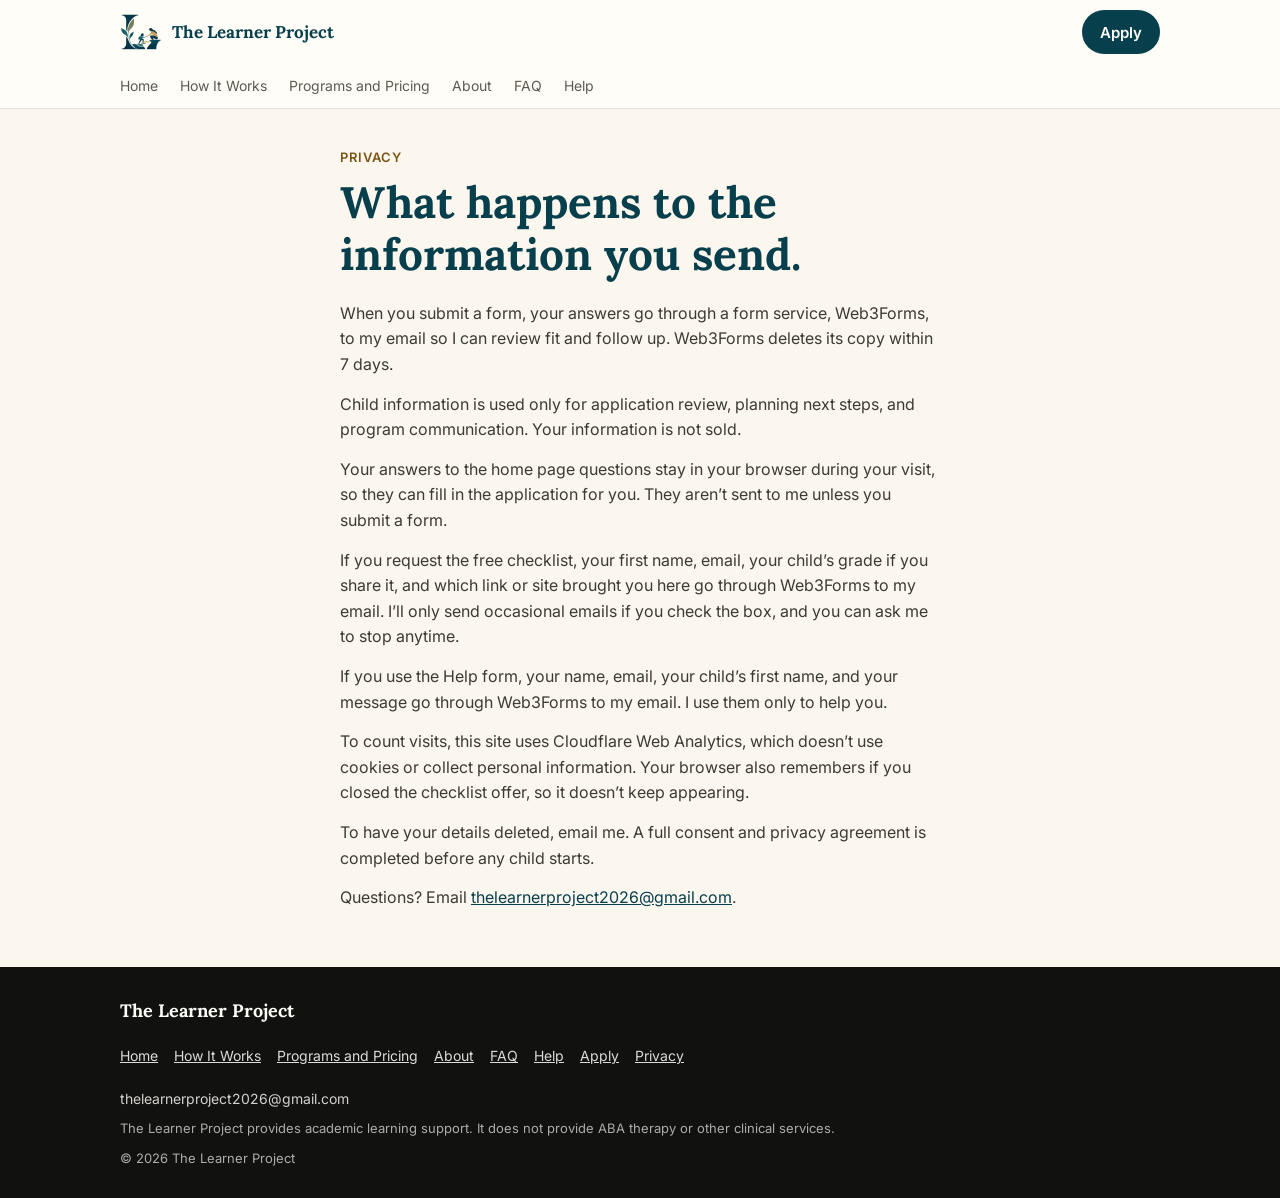
<file: privacy.html>
<!doctype html>
<html lang="en">
<head>
<meta charset="utf-8">
<meta name="viewport" content="width=device-width, initial-scale=1">
<title>Privacy | The Learner Project</title>
<meta name="description" content="What happens to the information you send through The Learner Project website.">
<link rel="canonical" href="https://thelearnerproject.com/privacy">
<meta property="og:type" content="website">
<meta property="og:site_name" content="The Learner Project">
<meta property="og:title" content="Privacy | The Learner Project">
<meta property="og:description" content="What happens to the information you send through The Learner Project website.">
<meta property="og:url" content="https://thelearnerproject.com/privacy">
<meta property="og:image" content="https://thelearnerproject.com/assets/og-image.jpg">
<meta property="og:image:width" content="1200">
<meta property="og:image:height" content="630">
<meta property="og:image:alt" content="The Learner Project logo">
<meta name="twitter:card" content="summary_large_image">
<meta name="theme-color" content="#073f4d">
<link rel="icon" href="assets/favicon.png" type="image/png">
<link rel="apple-touch-icon" href="assets/apple-touch-icon.png">
<link rel="preconnect" href="https://fonts.googleapis.com">
<link rel="preconnect" href="https://fonts.gstatic.com" crossorigin>
<link href="https://fonts.googleapis.com/css2?family=Inter:wght@400;500;600;700&amp;family=Lora:ital,wght@0,600;0,700;1,500;1,600&amp;display=swap" rel="stylesheet">
<link rel="stylesheet" href="assets/site.css">
</head>
<body>
<a class="skip-link" href="#main">Skip to content</a>
<div style="width: 100%; font-family: Inter, system-ui, sans-serif; color: #11110f; background: #fbf7ee">

<header style="background: #fffdf8; border-bottom: 1px solid rgba(17,17,15,0.12)">
  <div style="max-width: 1080px; margin: 0 auto; padding: 10px 20px; display: flex; align-items: center; justify-content: space-between; gap: 12px">
    <a href="index.html" style="display: flex; align-items: center; gap: 10px; min-height: 44px; text-decoration: none; color: #073f4d">
      <img src="assets/logo-mark.png" alt="" width="42" height="42" style="width: 42px; height: 42px; object-fit: contain">
      <span style="font-family: Lora, Georgia, serif; font-weight: 700; font-size: 17px">The Learner Project</span>
    </a>
    <a href="apply.html" style="display: inline-flex; align-items: center; min-height: 44px; padding: 0 18px; border-radius: 999px; background: #073f4d; color: #fffdf8; text-decoration: none; font-weight: 600; font-size: 15px">Apply</a>
  </div>
  <nav aria-label="Main" style="max-width: 1080px; margin: 0 auto; padding: 0 10px; display: flex; gap: 2px; overflow-x: auto; white-space: nowrap">
    <a href="index.html" style="display: inline-flex; align-items: center; min-height: 44px; padding: 0 10px; font-size: 14px; color: #5f5a50; text-decoration: none; border-bottom: 2px solid transparent">Home</a>
    <a href="how-it-works.html" style="display: inline-flex; align-items: center; min-height: 44px; padding: 0 10px; font-size: 14px; color: #5f5a50; text-decoration: none; border-bottom: 2px solid transparent">How It Works</a>
    <a href="pricing.html" style="display: inline-flex; align-items: center; min-height: 44px; padding: 0 10px; font-size: 14px; color: #5f5a50; text-decoration: none; border-bottom: 2px solid transparent">Programs and Pricing</a>
    <a href="about.html" style="display: inline-flex; align-items: center; min-height: 44px; padding: 0 10px; font-size: 14px; color: #5f5a50; text-decoration: none; border-bottom: 2px solid transparent">About</a>
    <a href="faq.html" style="display: inline-flex; align-items: center; min-height: 44px; padding: 0 10px; font-size: 14px; color: #5f5a50; text-decoration: none; border-bottom: 2px solid transparent">FAQ</a>
      <a href="help.html" style="display: inline-flex; align-items: center; min-height: 44px; padding: 0 10px; font-size: 14px; color: #5f5a50; text-decoration: none; border-bottom: 2px solid transparent">Help</a>
  </nav>
</header>

<main id="main">

<section style="max-width: 640px; margin: 0 auto; padding: 40px 20px 56px">
  <p style="margin: 0 0 12px; font-size: 13px; letter-spacing: 0.08em; text-transform: uppercase; color: #7a5414; font-weight: 600">Privacy</p>
  <h1 class="page-h1" style="margin: 0 0 20px; font-family: Lora, Georgia, serif; font-size: 32px; line-height: 1.18; font-weight: 700; color: #073f4d">What happens to the information you send.</h1>
  <p style="margin: 0 0 14px; font-size: 16px; line-height: 1.6; color: #3d3a33">When you submit a form, your answers go through a form service, Web3Forms, to my email so I can review fit and follow up. Web3Forms deletes its copy within 7 days.</p>
  <p style="margin: 0 0 14px; font-size: 16px; line-height: 1.6; color: #3d3a33">Child information is used only for application review, planning next steps, and program communication. Your information is not sold.</p>
  <p style="margin: 0 0 14px; font-size: 16px; line-height: 1.6; color: #3d3a33">Your answers to the home page questions stay in your browser during your visit, so they can fill in the application for you. They aren’t sent to me unless you submit a form.</p>
  <p style="margin: 0 0 14px; font-size: 16px; line-height: 1.6; color: #3d3a33">If you request the free checklist, your first name, email, your child’s grade if you share it, and which link or site brought you here go through Web3Forms to my email. I’ll only send occasional emails if you check the box, and you can ask me to stop anytime.</p>
  <p style="margin: 0 0 14px; font-size: 16px; line-height: 1.6; color: #3d3a33">If you use the Help form, your name, email, your child’s first name, and your message go through Web3Forms to my email. I use them only to help you.</p>
  <p style="margin: 0 0 14px; font-size: 16px; line-height: 1.6; color: #3d3a33">To count visits, this site uses Cloudflare Web Analytics, which doesn’t use cookies or collect personal information. Your browser also remembers if you closed the checklist offer, so it doesn’t keep appearing.</p>
  <p style="margin: 0 0 14px; font-size: 16px; line-height: 1.6; color: #3d3a33">To have your details deleted, email me. A full consent and privacy agreement is completed before any child starts.</p>
  <p style="margin: 0; font-size: 16px; line-height: 1.6; color: #3d3a33">Questions? Email <a href="mailto:thelearnerproject2026@gmail.com">thelearnerproject2026@gmail.com</a>.</p>
</section>

</main>

<footer style="background: #11110f; color: rgba(255,253,248,0.82)">
  <div style="max-width: 1080px; margin: 0 auto; padding: 32px 20px; display: flex; flex-direction: column; gap: 12px">
    <p style="margin: 0; font-family: Lora, Georgia, serif; font-size: 18px; font-weight: 700; color: #fffdf8">The Learner Project</p>
    <nav aria-label="Footer" style="display: flex; flex-wrap: wrap; column-gap: 16px">
      <a href="index.html" style="display: inline-flex; align-items: center; min-height: 44px; color: rgba(255,253,248,0.86); font-size: 14px">Home</a>
      <a href="how-it-works.html" style="display: inline-flex; align-items: center; min-height: 44px; color: rgba(255,253,248,0.86); font-size: 14px">How It Works</a>
      <a href="pricing.html" style="display: inline-flex; align-items: center; min-height: 44px; color: rgba(255,253,248,0.86); font-size: 14px">Programs and Pricing</a>
      <a href="about.html" style="display: inline-flex; align-items: center; min-height: 44px; color: rgba(255,253,248,0.86); font-size: 14px">About</a>
      <a href="faq.html" style="display: inline-flex; align-items: center; min-height: 44px; color: rgba(255,253,248,0.86); font-size: 14px">FAQ</a>
      <a href="help.html" style="display: inline-flex; align-items: center; min-height: 44px; color: rgba(255,253,248,0.86); font-size: 14px">Help</a>
      <a href="apply.html" style="display: inline-flex; align-items: center; min-height: 44px; color: rgba(255,253,248,0.86); font-size: 14px">Apply</a>
      <a href="privacy.html" style="display: inline-flex; align-items: center; min-height: 44px; color: rgba(255,253,248,0.86); font-size: 14px">Privacy</a>
    </nav>
    <p style="margin: 0; font-size: 14px">thelearnerproject2026@gmail.com</p>
    <p style="margin: 0; font-size: 13px; line-height: 1.5; color: rgba(255,253,248,0.66)">The Learner Project provides academic learning support. It does not provide ABA therapy or other clinical services.</p>
    <p style="margin: 0; font-size: 13px; color: rgba(255,253,248,0.66)">© 2026 The Learner Project</p>
  </div>
</footer>

</div>

<script src="assets/site.js"></script>
<!-- Cloudflare Web Analytics --><script type='module' src='https://static.cloudflareinsights.com/beacon.min.js' data-cf-beacon='{"token": "c51de195bdd9469cb40c0053b9607c8e"}'></script>
</body>
</html>
</file>
<file: assets/site.css>
/* The Learner Project: shared styles. Page layout lives inline in each page. */
:root {
  --ink: #11110f;
  --teal: #073f4d;
  --teal-deep: #052f39;
  --ivory: #fbf7ee;
  --paper: #fffdf8;
  --champagne: #d5a94e;
  --gold-deep: #9d7021;
  --gold-text: #7a5414;
  --smoke: #5f5a50;
  --line: rgba(17, 17, 15, 0.18);
}

* { box-sizing: border-box; }
html { -webkit-text-size-adjust: 100%; scroll-padding-top: 16px; }
body { margin: 0; background: var(--ivory); color: var(--ink); font-family: Inter, system-ui, -apple-system, "Segoe UI", Arial, sans-serif; }
img { max-width: 100%; }
a { color: var(--teal); }
a:hover { color: var(--teal-deep); }
button:focus-visible, a:focus-visible, input:focus-visible, select:focus-visible, textarea:focus-visible, summary:focus-visible { outline: 3px solid var(--champagne); outline-offset: 2px; }
[hidden] { display: none !important; }
summary { list-style: none; }
summary::-webkit-details-marker { display: none; }
details summary::after { content: "+"; margin-left: auto; padding-left: 16px; font-size: 22px; font-weight: 400; color: var(--gold-deep); }
details[open] summary::after { content: "\2212"; }

.skip-link { position: absolute; left: 12px; top: -60px; z-index: 2000; padding: 10px 16px; border-radius: 10px; background: var(--teal); color: var(--paper); font-weight: 600; text-decoration: none; }
.skip-link:focus { top: 12px; color: var(--paper); }
.hp { position: absolute !important; left: -9999px !important; width: 1px; height: 1px; opacity: 0; }

/* Shared buttons (checklist pop-up) */
.button { display: inline-flex; align-items: center; justify-content: center; min-height: 48px; padding: 0 20px; border-radius: 999px; border: 0; font: 600 16px/1.2 Inter, system-ui, sans-serif; text-decoration: none; cursor: pointer; }
.button.primary { background: var(--teal); color: var(--paper); }
.button.primary:hover { background: var(--teal-deep); color: var(--paper); }
.button.quiet { background: transparent; color: var(--teal); border: 1.5px solid var(--teal); }

/* Phones: let the menu wrap so every page link shows */
@media (max-width: 560px) {
  nav[aria-label="Main"] { flex-wrap: wrap; overflow-x: visible !important; white-space: normal !important; }
  nav[aria-label="Main"] a { white-space: nowrap; }
}
body.lead-bar-on { padding-bottom: 72px; }

/* Home page answer buttons */
.quiz-option:hover { background: rgba(255, 253, 248, 0.14) !important; }

/* Apply form */
.field-error { border-color: #a3271b !important; box-shadow: 0 0 0 2px rgba(163, 39, 27, 0.18); }
.form-status { margin: 0; min-height: 1.2em; font-size: 15px; line-height: 1.5; color: #8a1c12; }

/* Larger screens: same one-column reading width, with roomier type */
@media (min-width: 900px) {
  .page-h1 { font-size: 44px !important; }
  .hero-h1 { font-size: 48px !important; }
  .hero-pad { padding-top: 64px !important; padding-bottom: 72px !important; }
}

/* ---- Free checklist pop-up ---- */
.lead-pop { position: fixed; inset: 0; z-index: 1000; display: grid; place-items: center; padding: 20px; }
.lead-backdrop { position: absolute; inset: 0; background: rgba(17, 17, 15, 0.55); }
.lead-dialog { position: relative; width: min(460px, 100%); max-height: calc(100vh - 40px); overflow-y: auto; background: var(--paper); color: var(--ink); border-top: 5px solid var(--champagne); border-radius: 16px; box-shadow: 0 24px 80px rgba(17, 17, 15, 0.3); padding: 28px 26px 22px; }
.lead-x { position: absolute; top: 8px; right: 8px; width: 44px; height: 44px; border: 0; background: transparent; color: var(--ink); font-size: 26px; line-height: 1; cursor: pointer; }
.lead-kicker { margin: 0 0 6px; color: var(--gold-text); font-size: 12px; font-weight: 700; letter-spacing: 0.12em; text-transform: uppercase; }
.lead-dialog h2 { margin: 0 0 8px; color: var(--teal); font-family: Lora, Georgia, serif; font-size: 28px; line-height: 1.15; font-weight: 700; }
.lead-dialog p { margin: 0 0 14px; line-height: 1.5; }
#lead-form { display: grid; gap: 12px; }
#lead-form label { display: grid; gap: 5px; font-weight: 600; font-size: 14px; }
#lead-form input[type="text"], #lead-form input[type="email"] { font: inherit; font-size: 16px; padding: 11px 12px; border: 1px solid var(--line); border-radius: 10px; background: #fff; color: var(--ink); min-height: 46px; }
#lead-form .lead-check { display: grid; grid-template-columns: 22px 1fr; gap: 10px; align-items: start; font-weight: 400; }
#lead-form .lead-check input { width: 20px; height: 20px; margin: 2px 0 0; }
#lead-form .button { width: 100%; }
.lead-status { min-height: 1.2em; margin: 0 !important; color: #8a1c12; font-size: 14px; }
.lead-small { font-size: 13px; color: var(--smoke); margin: 0 !important; }
.lead-small a { color: var(--teal); }
.lead-done .button { width: 100%; margin-bottom: 10px; }
.lead-bar { position: fixed; left: 0; right: 0; bottom: 0; z-index: 900; display: flex; align-items: center; gap: 10px; padding: 10px max(12px, env(safe-area-inset-right, 0px)) calc(10px + env(safe-area-inset-bottom, 0px)) max(16px, env(safe-area-inset-left, 0px)); background: var(--teal); color: var(--paper); box-shadow: 0 -8px 24px rgba(17, 17, 15, 0.18); }
.lead-bar span { flex: 1; min-width: 0; font-weight: 600; font-size: 14px; line-height: 1.3; }
.lead-bar button { min-height: 44px; border: 0; border-radius: 999px; cursor: pointer; font: inherit; font-weight: 700; }
#lead-bar-open { background: var(--champagne); color: var(--ink); padding: 0 16px; }
.lead-bar-x { width: 44px; background: transparent !important; color: var(--paper); font-size: 24px !important; }
@media (max-width: 640px) {
  .lead-pop { place-items: end stretch; padding: 0; }
  .lead-dialog { width: 100%; max-height: 92vh; border-radius: 16px 16px 0 0; padding: 24px 18px calc(18px + env(safe-area-inset-bottom, 0px)); }
  .lead-dialog h2 { font-size: 24px; }
}
body.lead-open { overflow: hidden; }

/* ---- Story Quest sample game ---- */
.mq { display: grid; gap: 12px; border: 1px solid #2b4470; border-radius: 18px; background: linear-gradient(180deg, #0e1a30, #13284a); color: #f4f7fb; font-family: system-ui, -apple-system, "Segoe UI", Arial, sans-serif; padding: 16px; text-align: left; }
.mq p { margin: 0; }
.mq-top { display: flex; flex-wrap: wrap; align-items: center; justify-content: space-between; gap: 10px; }
.mq-pets { display: flex; flex-wrap: wrap; align-items: center; gap: 8px; font-size: 14px; }
.mq-pets button, .mq-btn { min-height: 44px; border: 1px solid #3d5a8a; border-radius: 10px; background: #1b3159; color: #ffffff; cursor: pointer; font: 700 14px/1 system-ui, -apple-system, "Segoe UI", Arial, sans-serif; padding: 0 14px; }
.mq-pets button[aria-pressed="true"] { border-color: #7fe0c9; background: #1f5e5a; }
.mq-hud { display: flex; flex-wrap: wrap; gap: 6px; }
.mq-chip { border: 1px solid #3d5a8a; border-radius: 8px; background: #152a4c; font-size: 13px; font-weight: 700; padding: 6px 9px; }
.mq-scene { position: relative; height: 130px; overflow: hidden; border-radius: 14px; background: linear-gradient(180deg, #1d3d6b 0%, #2a5a86 62%, #2d6b52 62%, #24573f 100%); }
.mq-plat { position: absolute; bottom: 16px; display: grid; place-items: center; width: 92px; height: 54px; border: 2px solid #9fe3b4; border-radius: 10px; background: #2f7a4f; font-size: 11px; font-weight: 800; letter-spacing: 0.06em; }
.mq-plat.spawn { left: 7%; }
.mq-plat.goal { right: 7%; }
.mq-avatar { position: absolute; bottom: 68px; left: calc(7% + 26px); font-size: 38px; line-height: 1; transition: left 0.6s ease; }
.mq-scene.cleared .mq-avatar { left: calc(93% - 66px); }
.mq-panel { display: grid; gap: 10px; border: 1px solid #2b4470; border-radius: 14px; background: #0c1628; padding: 14px; }
.mq-tag { color: #ffd166; font-size: 12px; font-weight: 800; letter-spacing: 0.08em; }
.mq-q { font-size: 18px; font-weight: 800; line-height: 1.35; }
.mq-clue { border-left: 4px solid #6fd3ff; border-radius: 6px; background: #132544; padding: 10px 12px; }
.mq-note { color: #dbe6f5; font-size: 14px; }
.mq-grid { display: grid; grid-template-columns: 1fr 1fr; gap: 10px; }
.mq-ans { display: flex; align-items: center; gap: 10px; min-height: 52px; border: 2px solid; border-radius: 10px; color: #ffffff; cursor: pointer; font: 800 15px/1.2 system-ui, -apple-system, "Segoe UI", Arial, sans-serif; padding: 10px 12px; text-align: left; }
.mq-ans:nth-child(1) { border-color: #6fd3ff; background: #173a52; }
.mq-ans:nth-child(2) { border-color: #b79cff; background: #3a2a5c; }
.mq-ans:nth-child(3) { border-color: #ffd166; background: #4a3a14; }
.mq-ans:nth-child(4) { border-color: #7fe0a4; background: #173f2e; }
.mq-ans[disabled] { cursor: default; opacity: 0.45; text-decoration: line-through; }
.mq-ans.right[disabled] { opacity: 1; text-decoration: none; box-shadow: 0 0 0 3px #7fe0a4; }
.mq-key { display: inline-grid; place-items: center; flex: 0 0 26px; width: 26px; height: 26px; border: 1px solid currentColor; border-radius: 5px; font-size: 12px; }
.mq-tools { display: flex; flex-wrap: wrap; align-items: center; justify-content: space-between; gap: 10px; }
.mq-say { display: flex; align-items: center; gap: 8px; color: #dbe6f5; font-size: 14px; }
.mq-feedback { display: flex; flex-wrap: wrap; align-items: center; justify-content: space-between; gap: 10px; border-radius: 12px; padding: 12px 14px; }
.mq-feedback:empty { display: none; }
.mq-feedback.good { border: 1px solid #7fe0a4; background: #163f2c; }
.mq-feedback.miss { border: 1px solid #ff9aa2; background: #4a1f24; }
.mq-btn.mq-next { border: 0; background: #7fe0a4; color: #0b2a1a; }
.mq button:focus-visible { outline: 3px solid #ffd166; outline-offset: 2px; }
@media (max-width: 480px) { .mq-grid { grid-template-columns: 1fr; } .mq-q { font-size: 16px; } }
@media (prefers-reduced-motion: reduce) { .mq-avatar { transition: none; } html { scroll-behavior: auto; } }
</file>
